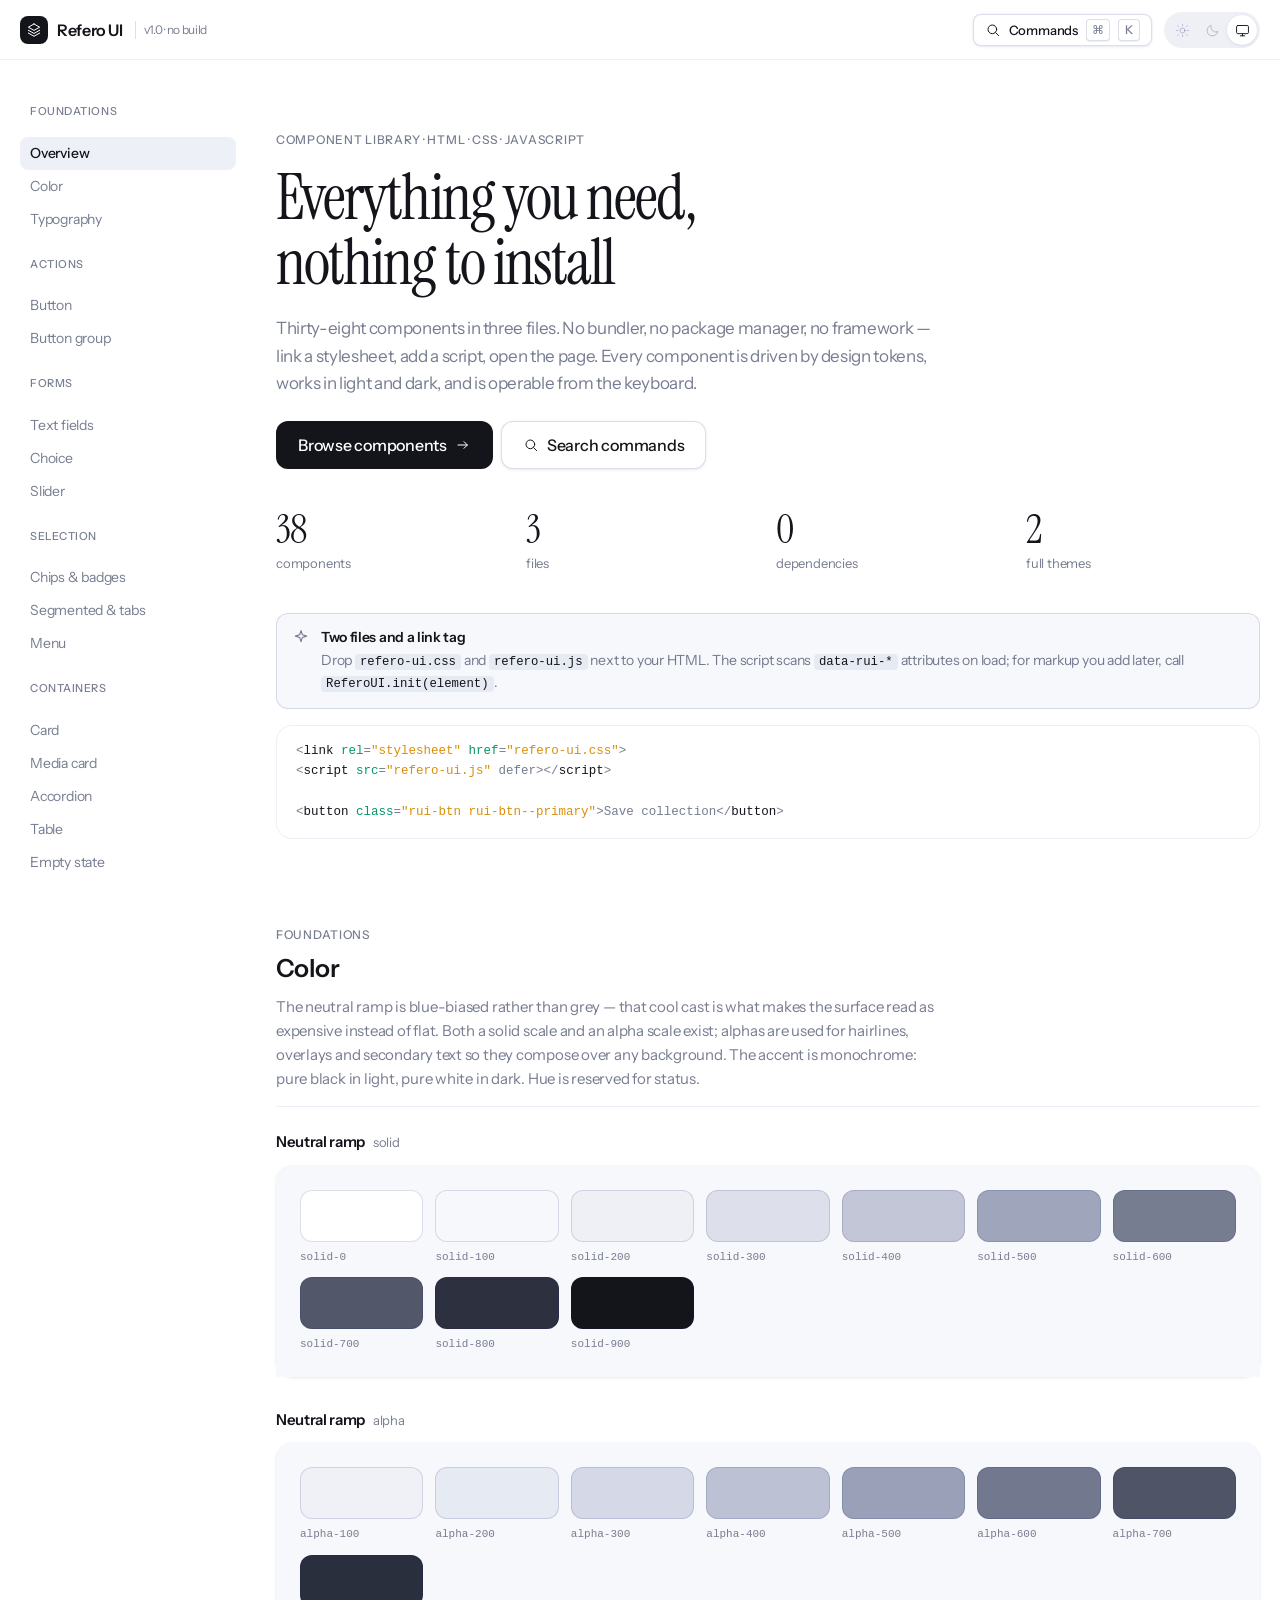
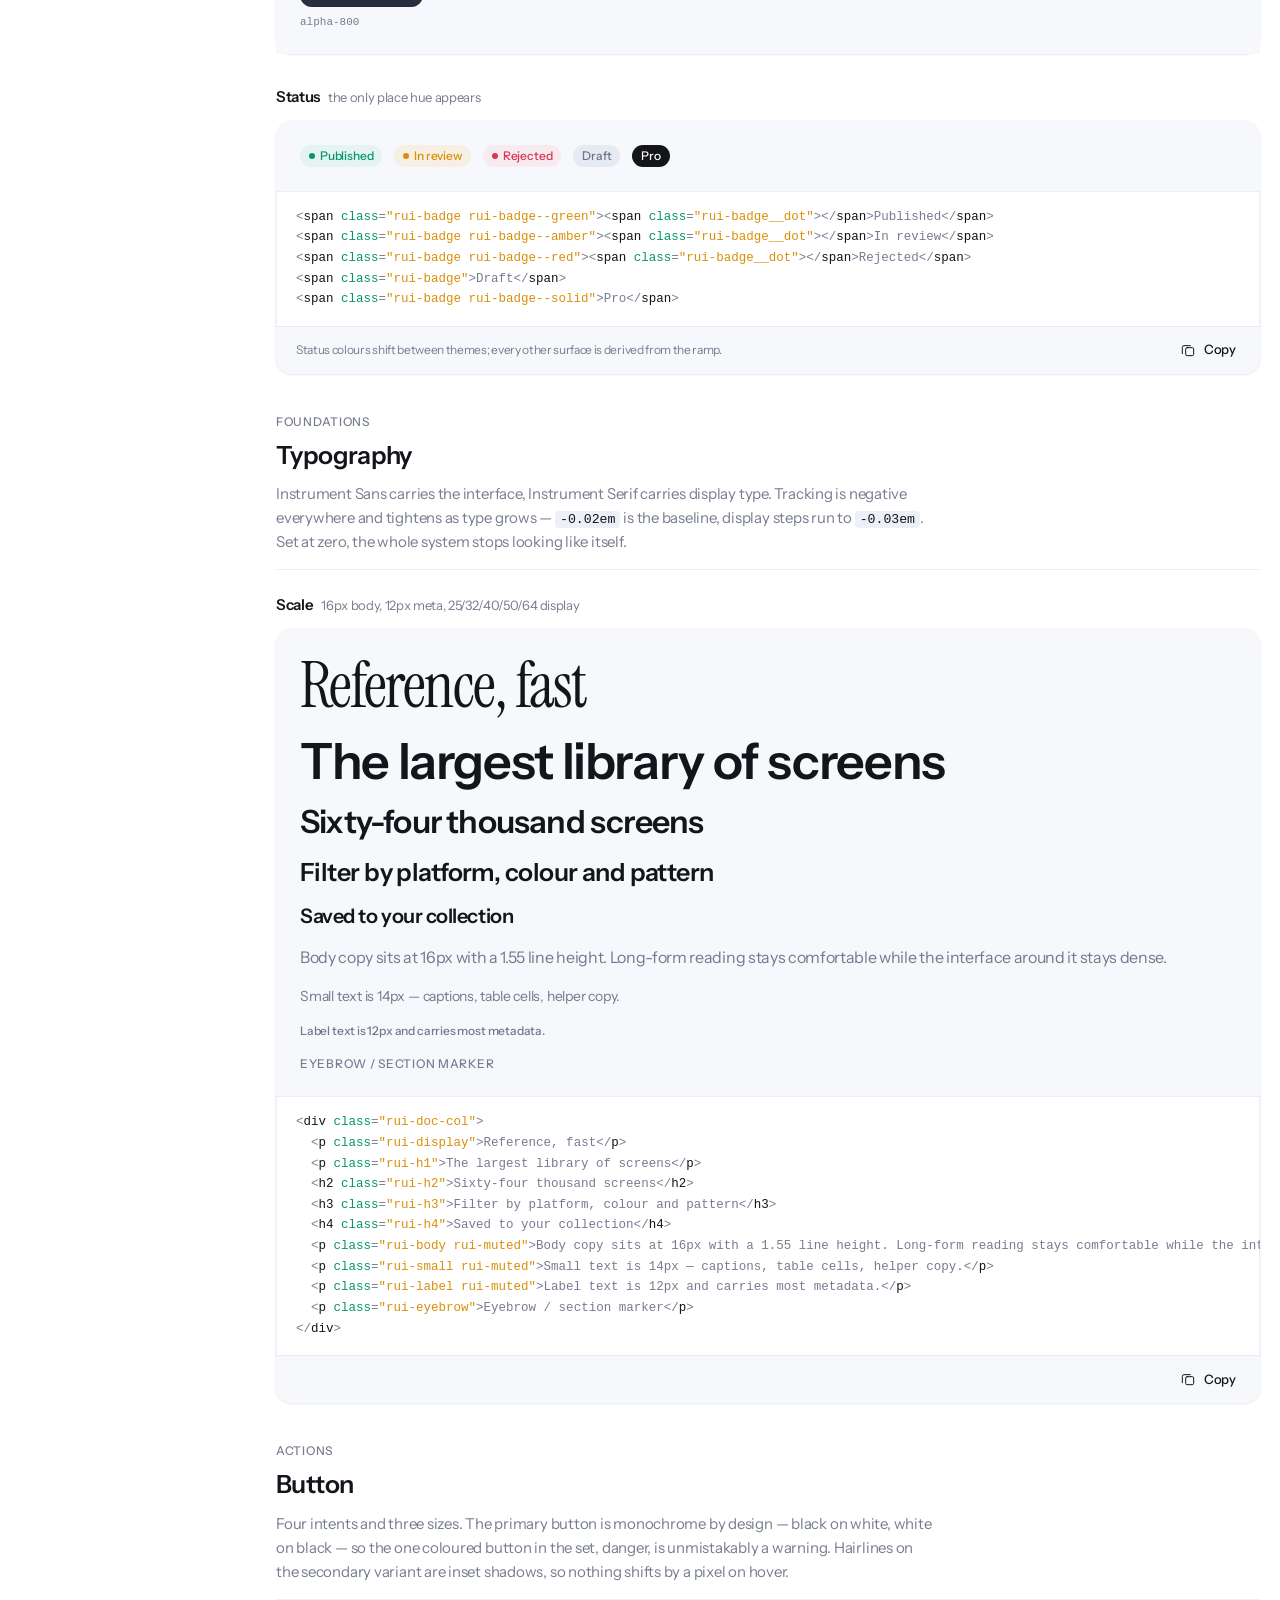
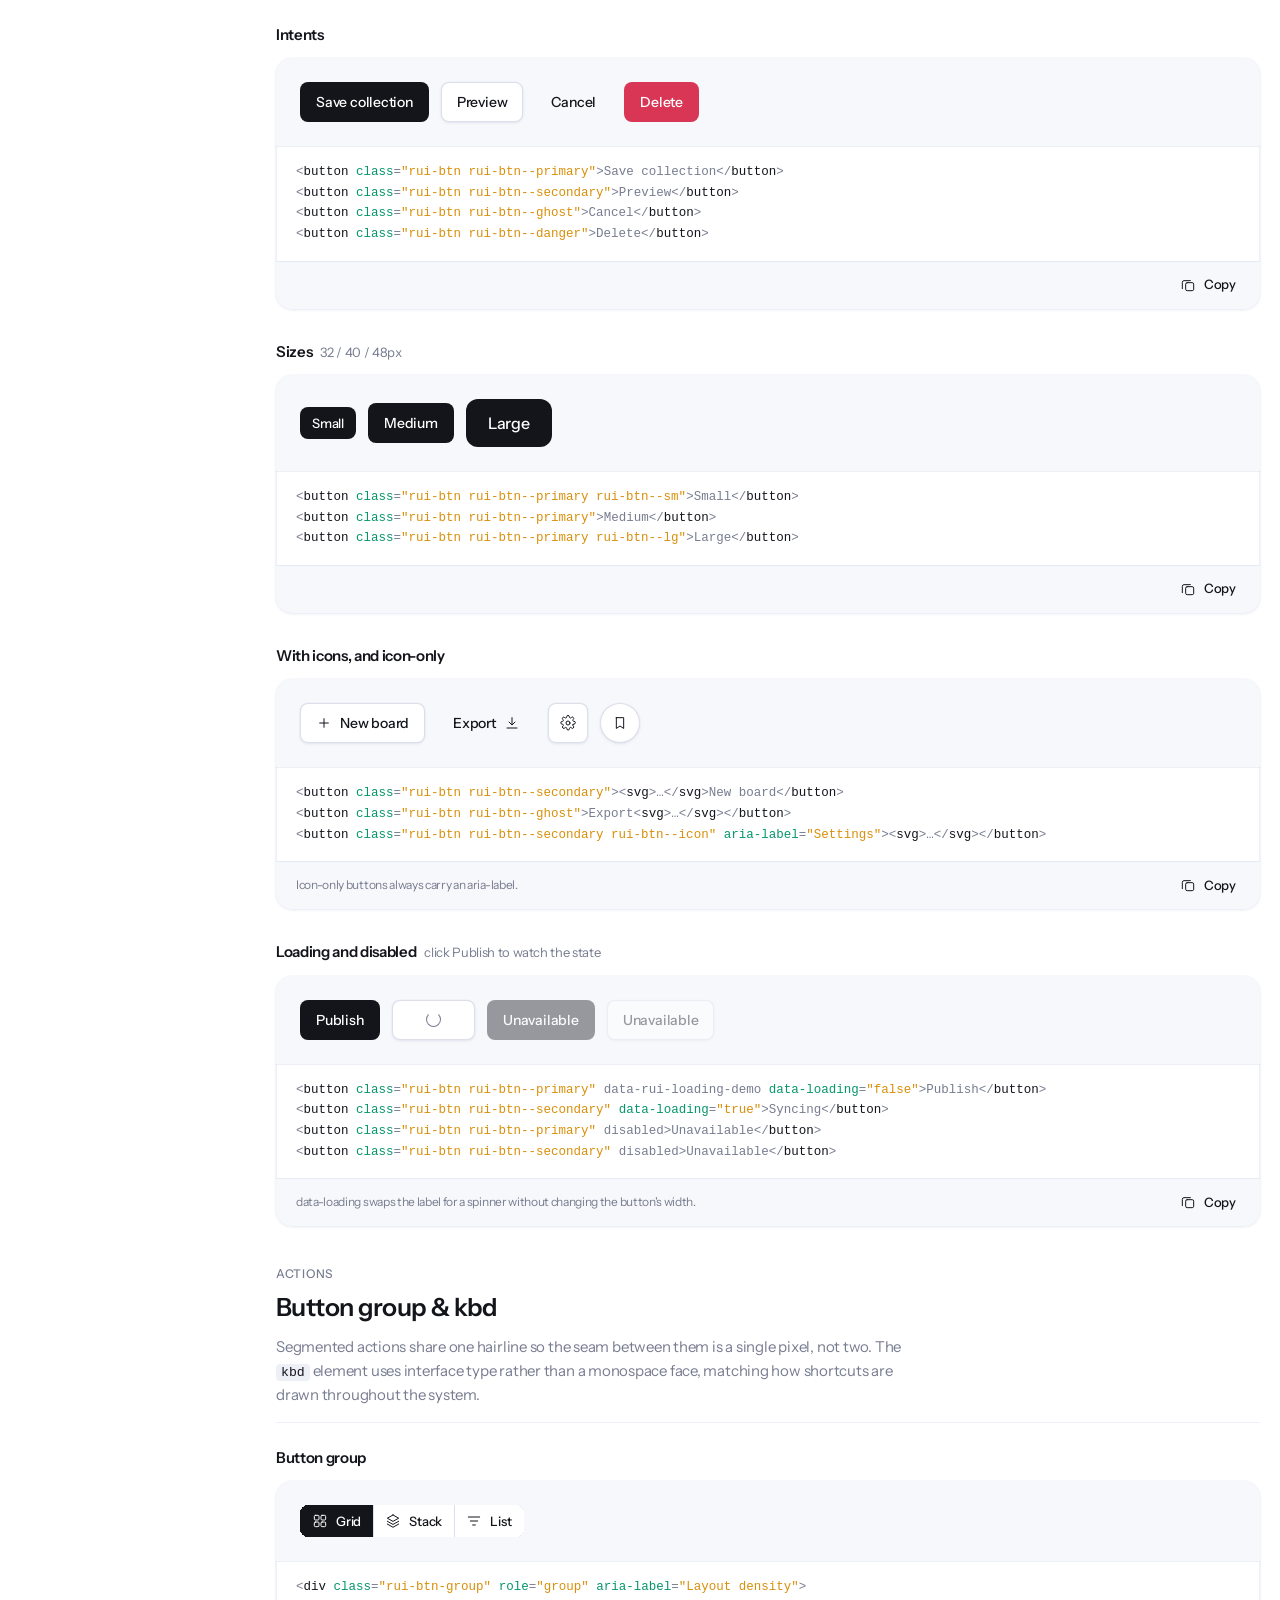
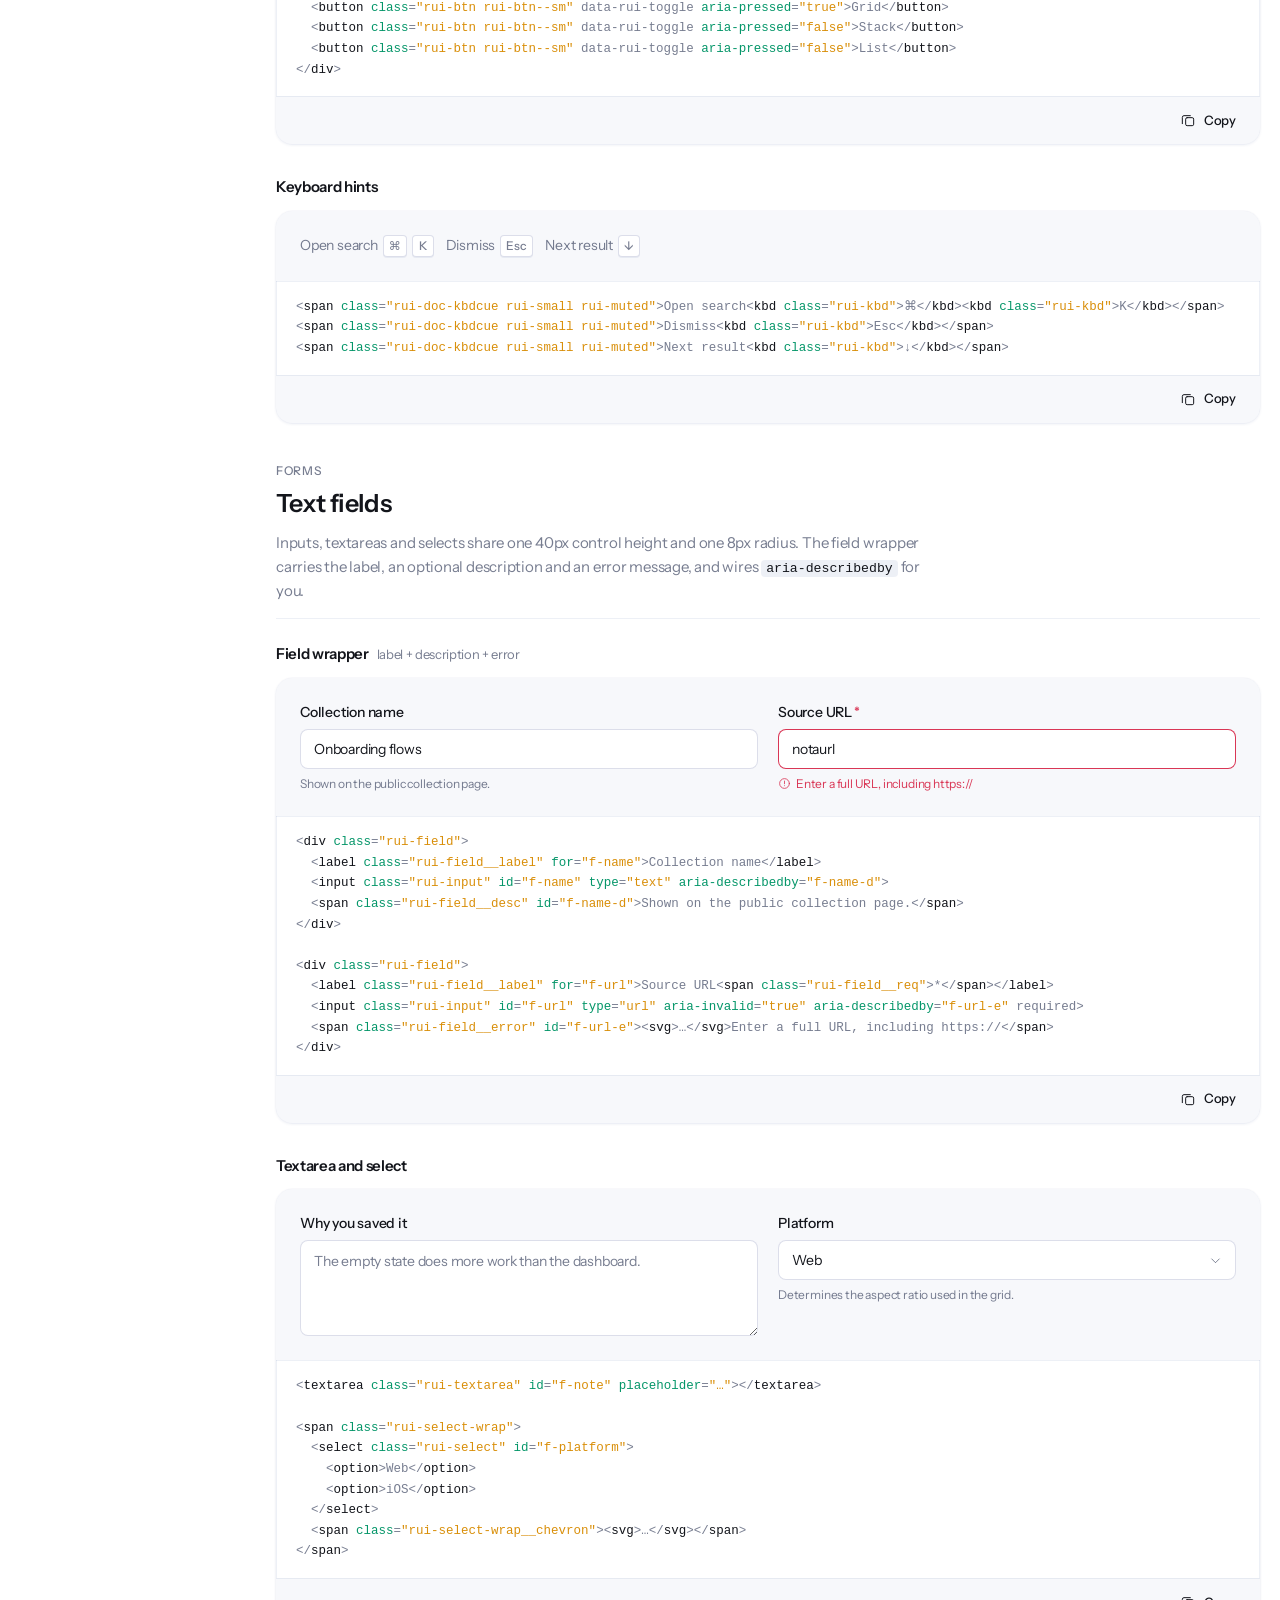
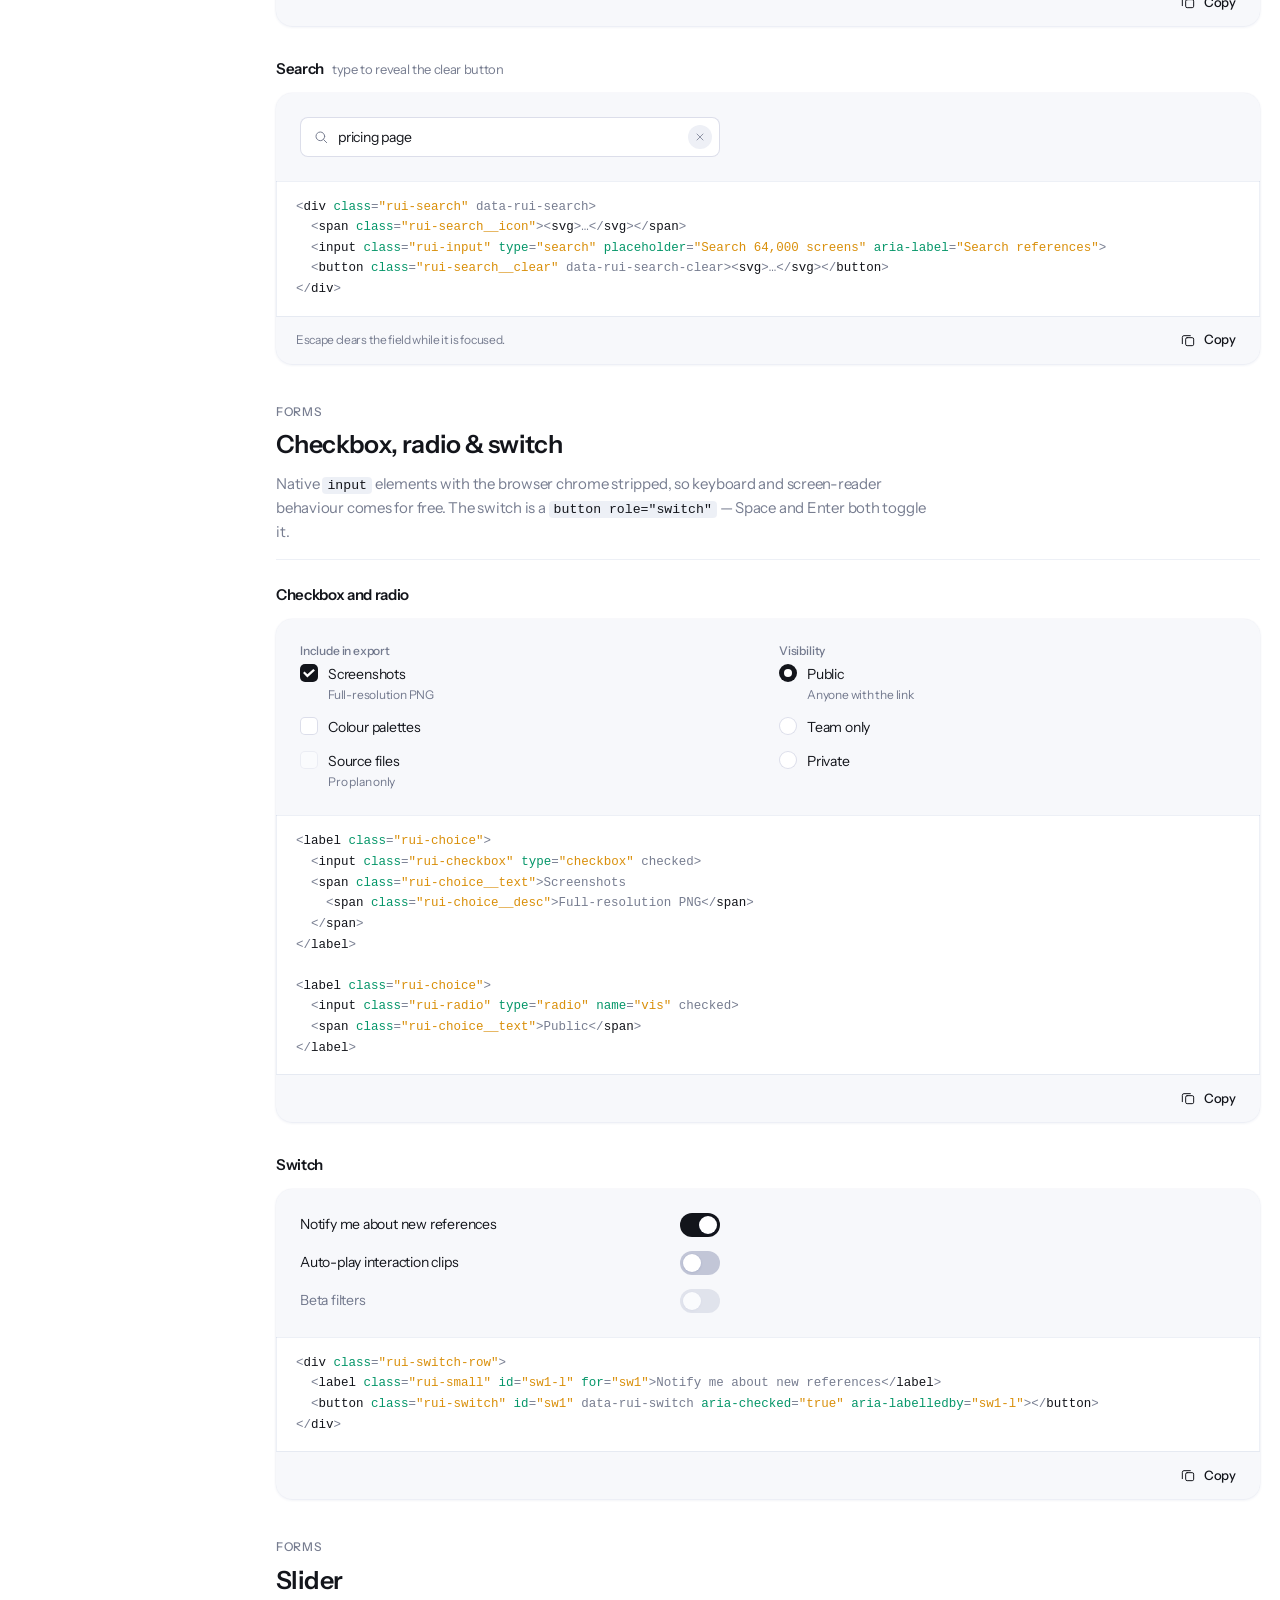
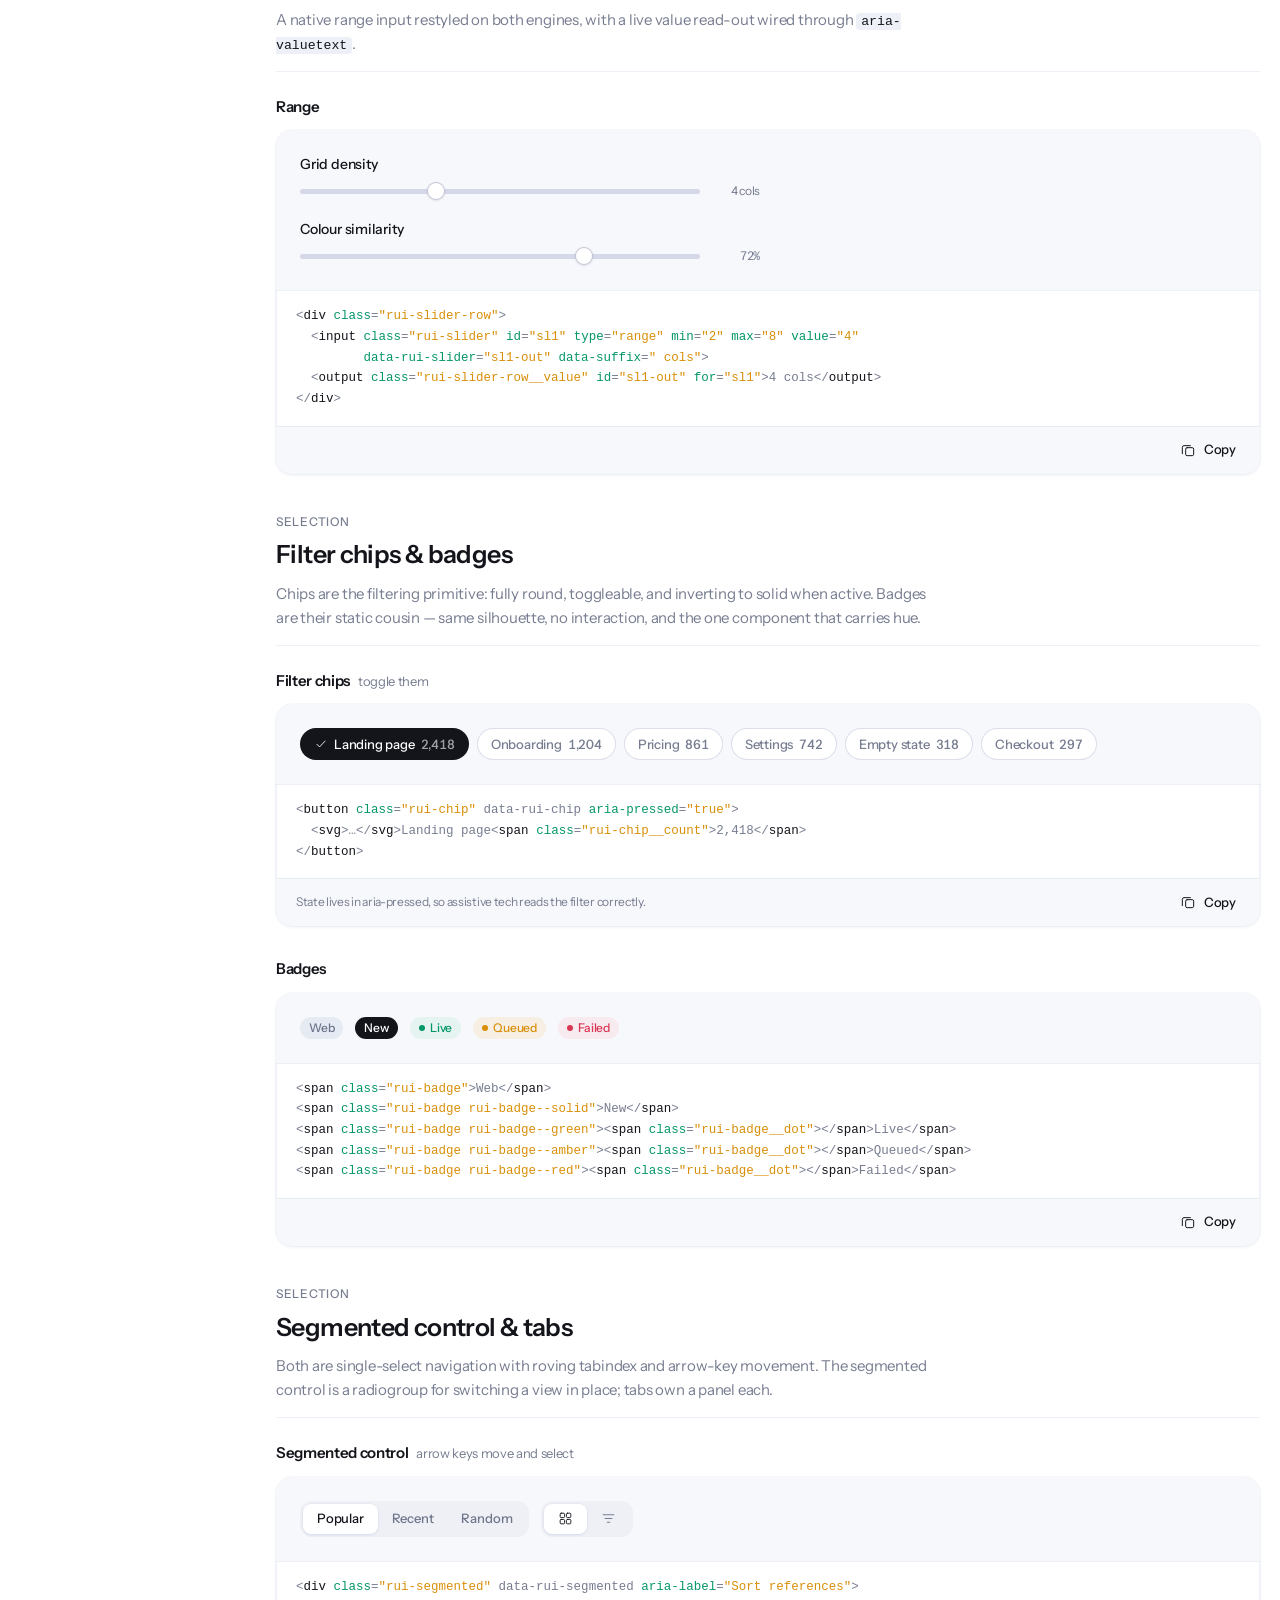
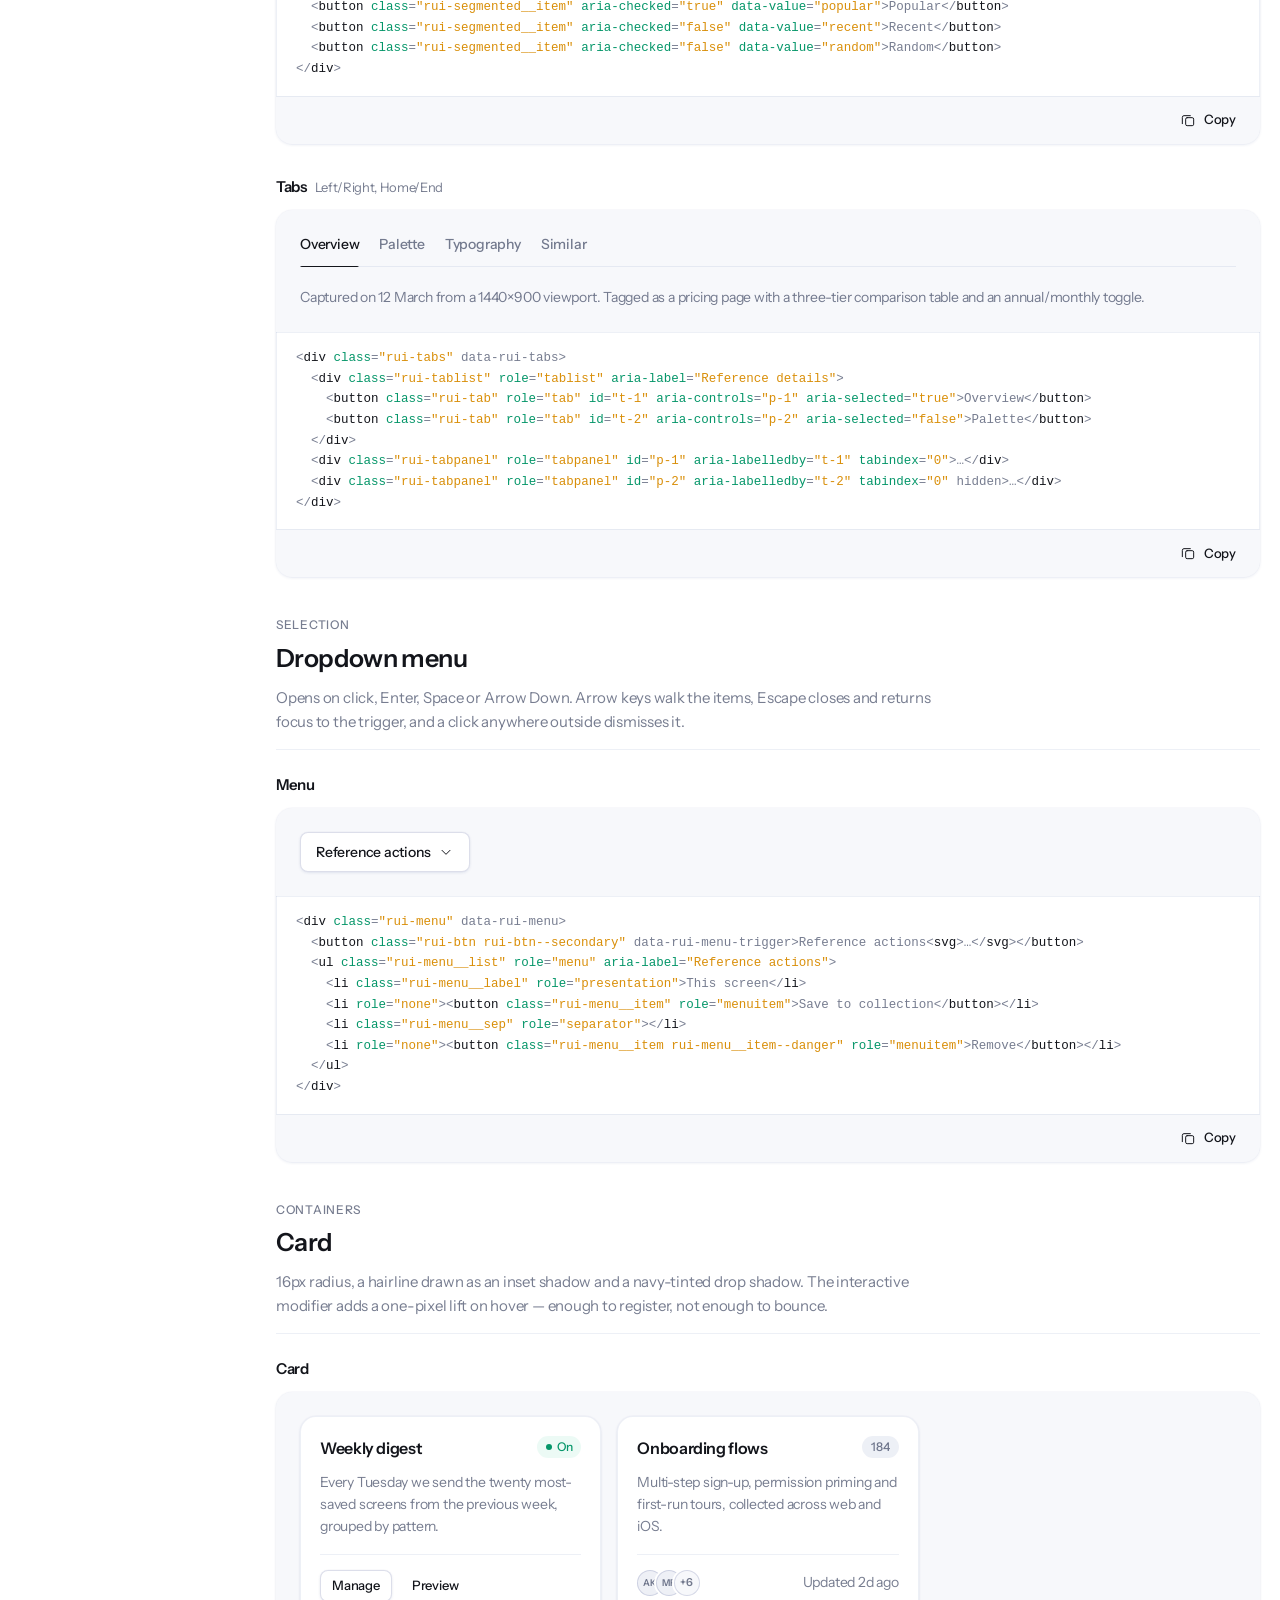
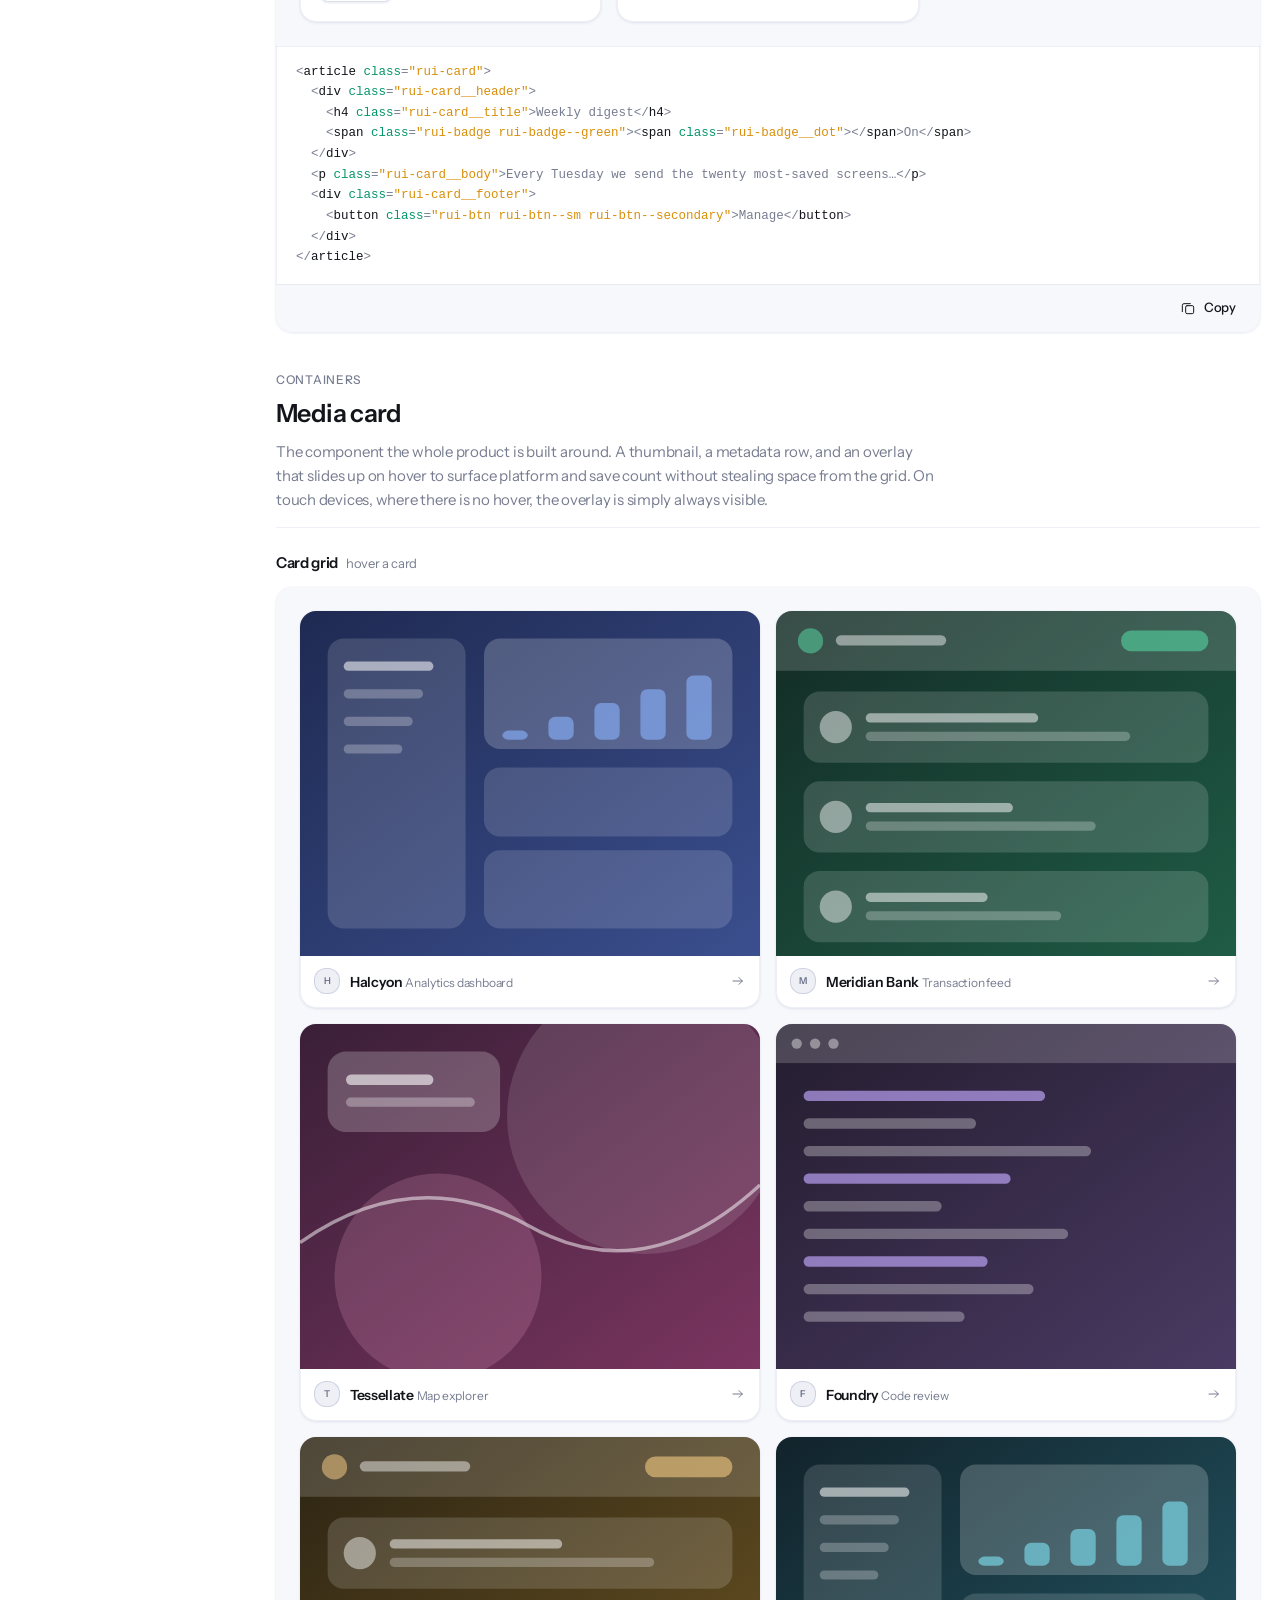
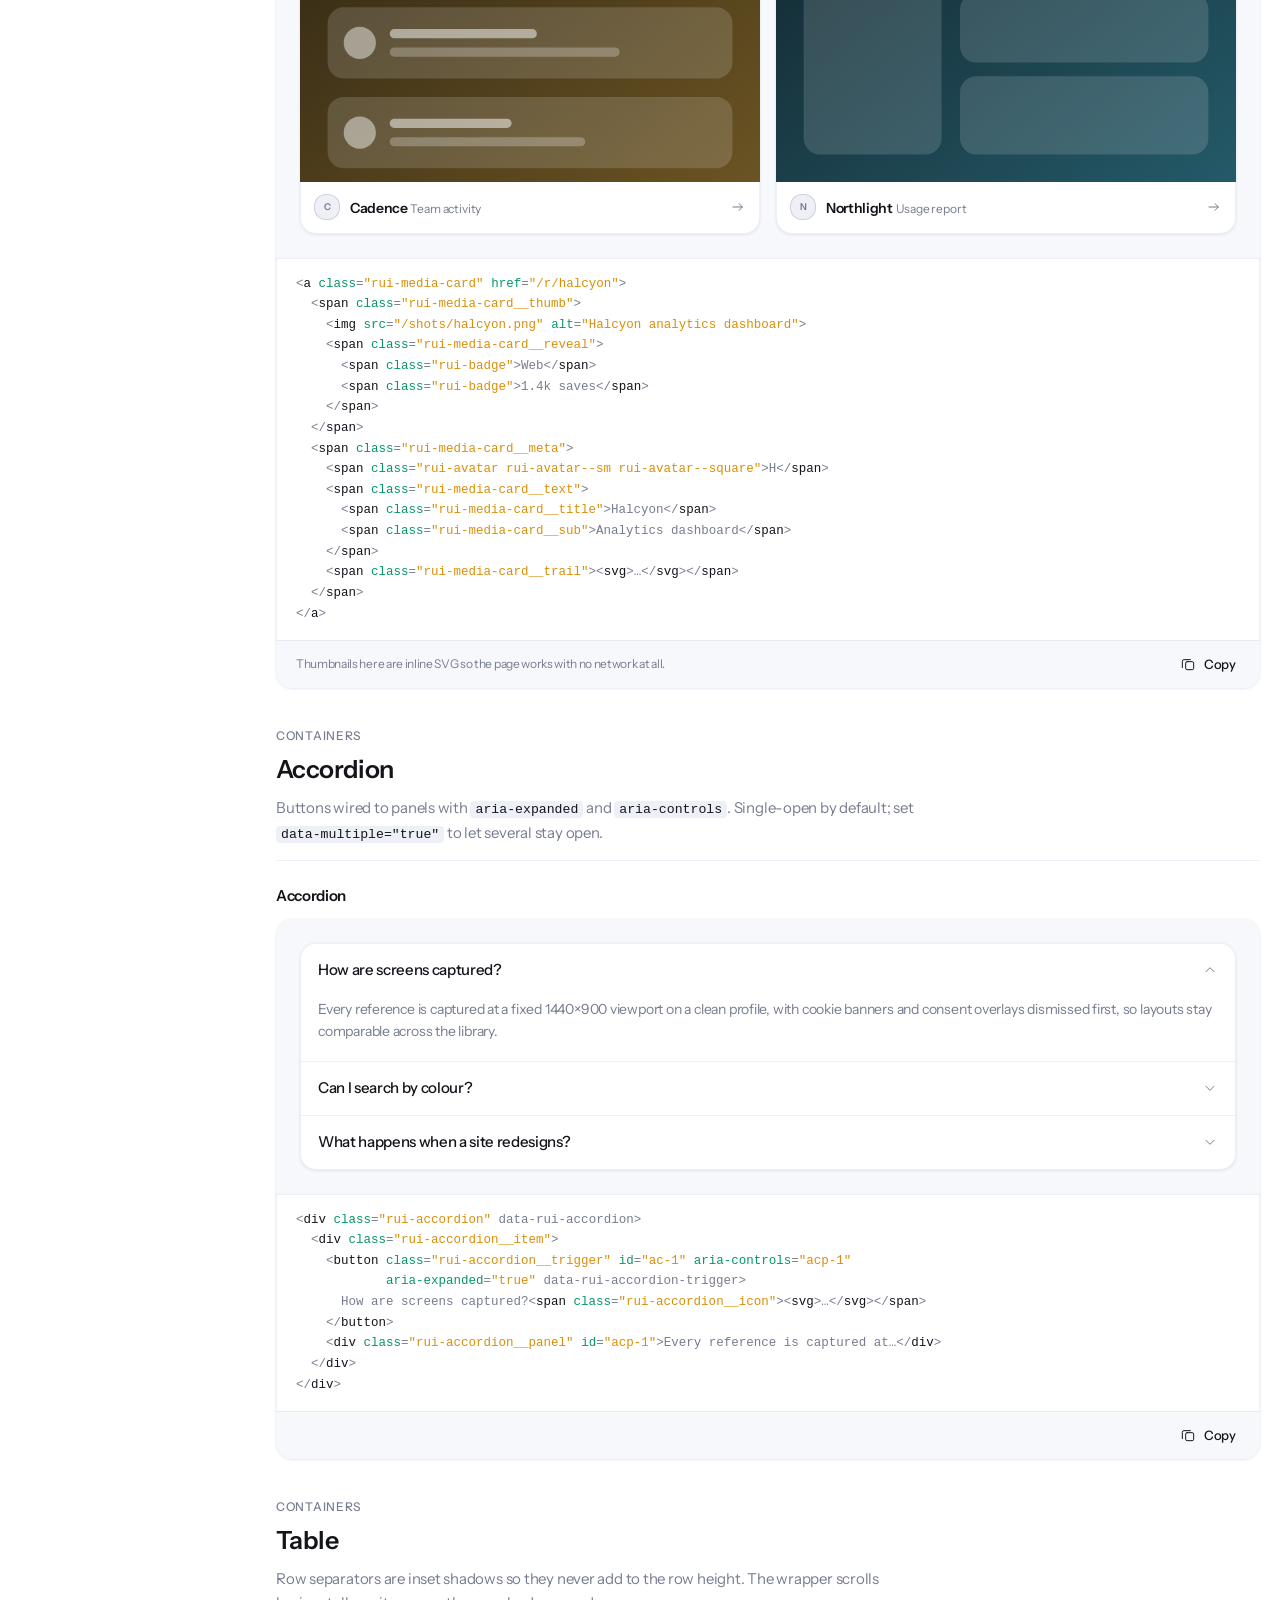
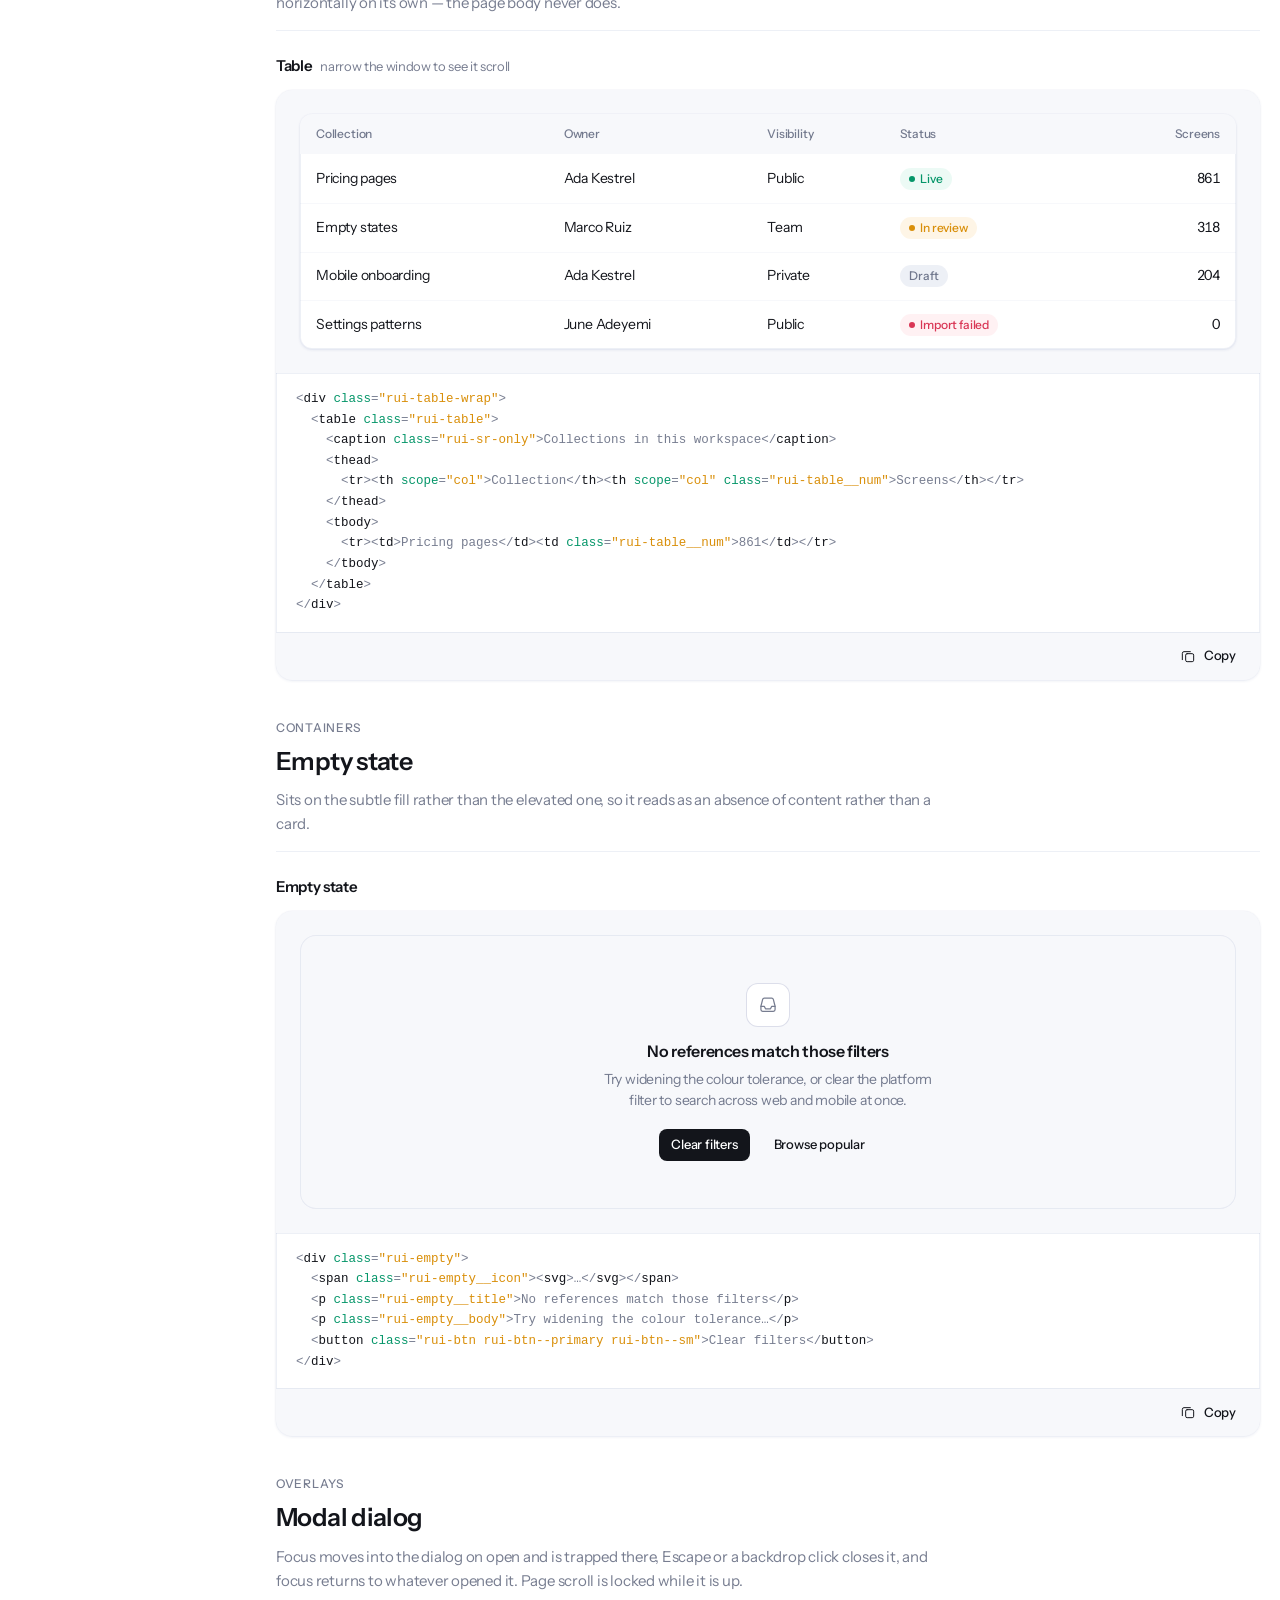
<file: refero-ui/index.html>
<!doctype html>
<html lang="en">
<head>
<meta charset="utf-8">
<meta name="viewport" content="width=device-width, initial-scale=1">
<title>Refero UI — component library</title>
<meta name="description" content="A no-build HTML, CSS and JavaScript component library: 38 accessible components, two fully designed themes, three files, zero dependencies.">
<link rel="preconnect" href="https://fonts.googleapis.com">
<link rel="preconnect" href="https://fonts.gstatic.com" crossorigin>
<link href="https://fonts.googleapis.com/css2?family=Instrument+Sans:ital,wght@0,400..700;1,400..700&amp;family=Instrument+Serif:ital@0;1&amp;display=swap" rel="stylesheet">
<link rel="stylesheet" href="refero-ui.css">
<script src="refero-ui.js" defer></script>
</head>
<body>

<a class="rui-doc-skip" href="#main">Skip to content</a>

<header class="rui-doc-bar">
  <div class="rui-doc-bar__inner">
    <a class="rui-doc-brand" href="#overview">
      <span class="rui-doc-brand__mark"><svg viewBox="0 0 24 24" fill="none" stroke="currentColor" stroke-width="1.5" stroke-linecap="round" stroke-linejoin="round" aria-hidden="true"><path d="m12 3 8.5 4.8L12 12.6 3.5 7.8 12 3Z"/><path d="m3.5 12.4 8.5 4.8 8.5-4.8"/><path d="m3.5 16.6 8.5 4.8 8.5-4.8"/></svg></span>
      <span class="rui-doc-brand__name">Refero UI</span>
      <span class="rui-doc-brand__tag">v1.0 · no build</span>
    </a>
    <button class="rui-btn rui-btn--secondary rui-btn--sm rui-doc-cmd" data-rui-palette-open aria-label="Search commands"><svg viewBox="0 0 24 24" fill="none" stroke="currentColor" stroke-width="1.5" stroke-linecap="round" stroke-linejoin="round" aria-hidden="true"><circle cx="11" cy="11" r="6.5"/><path d="m16 16 4.5 4.5"/></svg><span class="rui-doc-cmd__label">Commands</span><kbd class="rui-kbd">⌘</kbd><kbd class="rui-kbd">K</kbd></button>
    <div class="rui-theme-toggle" data-rui-theme-toggle aria-label="Colour theme">
      <button class="rui-theme-toggle__opt" data-theme-value="light" aria-label="Light theme"><svg viewBox="0 0 24 24" fill="none" stroke="currentColor" stroke-width="1.5" stroke-linecap="round" stroke-linejoin="round" aria-hidden="true"><circle cx="12" cy="12" r="4"/><path d="M12 2.5v2M12 19.5v2M4.2 4.2l1.4 1.4M18.4 18.4l1.4 1.4M2.5 12h2M19.5 12h2M4.2 19.8l1.4-1.4M18.4 5.6l1.4-1.4"/></svg></button>
      <button class="rui-theme-toggle__opt" data-theme-value="dark" aria-label="Dark theme"><svg viewBox="0 0 24 24" fill="none" stroke="currentColor" stroke-width="1.5" stroke-linecap="round" stroke-linejoin="round" aria-hidden="true"><path d="M20 14.2A8.2 8.2 0 0 1 9.8 4 8.4 8.4 0 1 0 20 14.2Z"/></svg></button>
      <button class="rui-theme-toggle__opt" data-theme-value="system" aria-label="Match system theme"><svg viewBox="0 0 24 24" fill="none" stroke="currentColor" stroke-width="1.5" stroke-linecap="round" stroke-linejoin="round" aria-hidden="true"><rect x="2.5" y="4" width="19" height="13" rx="2"/><path d="M8.5 20.5h7M12 17v3.5"/></svg></button>
    </div>
  </div>
</header>

<div class="rui-doc-shell">
  <nav class="rui-doc-side" data-rui-scrollspy aria-label="Components">
      <div class="rui-doc-side__group">
        <p class="rui-doc-side__title">Foundations</p>
        <a class="rui-doc-side__link" href="#overview">Overview</a>
        <a class="rui-doc-side__link" href="#color">Color</a>
        <a class="rui-doc-side__link" href="#typography">Typography</a>
      </div>
      <div class="rui-doc-side__group">
        <p class="rui-doc-side__title">Actions</p>
        <a class="rui-doc-side__link" href="#buttons">Button</a>
        <a class="rui-doc-side__link" href="#button-group">Button group</a>
      </div>
      <div class="rui-doc-side__group">
        <p class="rui-doc-side__title">Forms</p>
        <a class="rui-doc-side__link" href="#text-fields">Text fields</a>
        <a class="rui-doc-side__link" href="#choice">Choice</a>
        <a class="rui-doc-side__link" href="#slider">Slider</a>
      </div>
      <div class="rui-doc-side__group">
        <p class="rui-doc-side__title">Selection</p>
        <a class="rui-doc-side__link" href="#chips">Chips &amp; badges</a>
        <a class="rui-doc-side__link" href="#segmented">Segmented &amp; tabs</a>
        <a class="rui-doc-side__link" href="#menu">Menu</a>
      </div>
      <div class="rui-doc-side__group">
        <p class="rui-doc-side__title">Containers</p>
        <a class="rui-doc-side__link" href="#cards">Card</a>
        <a class="rui-doc-side__link" href="#media-cards">Media card</a>
        <a class="rui-doc-side__link" href="#accordion">Accordion</a>
        <a class="rui-doc-side__link" href="#table">Table</a>
        <a class="rui-doc-side__link" href="#empty">Empty state</a>
      </div>
      <div class="rui-doc-side__group">
        <p class="rui-doc-side__title">Overlays</p>
        <a class="rui-doc-side__link" href="#modal">Modal</a>
        <a class="rui-doc-side__link" href="#popover">Popover &amp; tooltip</a>
        <a class="rui-doc-side__link" href="#toast">Toast</a>
        <a class="rui-doc-side__link" href="#palette">Command palette</a>
      </div>
      <div class="rui-doc-side__group">
        <p class="rui-doc-side__title">Feedback</p>
        <a class="rui-doc-side__link" href="#avatars">Avatar</a>
        <a class="rui-doc-side__link" href="#loading">Loading</a>
        <a class="rui-doc-side__link" href="#alerts">Alert</a>
        <a class="rui-doc-side__link" href="#navigation">Navigation</a>
      </div>
  </nav>

  <main class="rui-doc-main" id="main">
    <section class="rui-doc-hero" id="overview" aria-labelledby="overview-h">
      <p class="rui-eyebrow">Component library · HTML · CSS · JavaScript</p>
      <h1 class="rui-display rui-doc-hero__title" id="overview-h">Everything you need, nothing to install</h1>
      <p class="rui-doc-hero__lede">Thirty-eight components in three files. No bundler, no package manager, no framework — link a stylesheet, add a script, open the page. Every component is driven by design tokens, works in light and dark, and is operable from the keyboard.</p>
      <div class="rui-doc-hero__actions">
        <a class="rui-btn rui-btn--primary rui-btn--lg" href="#buttons">Browse components<svg viewBox="0 0 24 24" fill="none" stroke="currentColor" stroke-width="1.5" stroke-linecap="round" stroke-linejoin="round" aria-hidden="true"><path d="M4.5 12h14M13.5 7l5 5-5 5"/></svg></a>
        <button class="rui-btn rui-btn--secondary rui-btn--lg" data-rui-palette-open><svg viewBox="0 0 24 24" fill="none" stroke="currentColor" stroke-width="1.5" stroke-linecap="round" stroke-linejoin="round" aria-hidden="true"><circle cx="11" cy="11" r="6.5"/><path d="m16 16 4.5 4.5"/></svg>Search commands</button>
      </div>

      <div class="rui-doc-stats">
        <div class="rui-doc-stat"><div class="rui-doc-stat__n">38</div><div class="rui-doc-stat__l">components</div></div>
        <div class="rui-doc-stat"><div class="rui-doc-stat__n">3</div><div class="rui-doc-stat__l">files</div></div>
        <div class="rui-doc-stat"><div class="rui-doc-stat__n">0</div><div class="rui-doc-stat__l">dependencies</div></div>
        <div class="rui-doc-stat"><div class="rui-doc-stat__n">2</div><div class="rui-doc-stat__l">full themes</div></div>
      </div>

      <div class="rui-alert" style="margin-top:40px">
        <span class="rui-alert__icon"><svg viewBox="0 0 24 24" fill="none" stroke="currentColor" stroke-width="1.5" stroke-linecap="round" stroke-linejoin="round" aria-hidden="true"><path d="M12 3.5 13.8 9 19.5 10.8 13.8 12.6 12 18.2 10.2 12.6 4.5 10.8 10.2 9 12 3.5Z"/></svg></span>
        <div class="rui-alert__text">
          <p class="rui-alert__title">Two files and a link tag</p>
          <p class="rui-alert__body">Drop <code>refero-ui.css</code> and <code>refero-ui.js</code> next to your HTML. The script scans <code>data-rui-*</code> attributes on load; for markup you add later, call <code>ReferoUI.init(element)</code>.</p>
        </div>
      </div>

      <pre class="rui-doc-code" id="rui-code-install" tabindex="0" style="margin-top:16px;border-radius:16px;box-shadow:inset 0 0 0 1px var(--rui-gray-alpha-200)"><code>&lt;<span class="rui-doc-code__tag">link</span> <span class="rui-doc-code__attr">rel</span>=<span class="rui-doc-code__val">"stylesheet"</span> <span class="rui-doc-code__attr">href</span>=<span class="rui-doc-code__val">"refero-ui.css"</span>&gt;
&lt;<span class="rui-doc-code__tag">script</span> <span class="rui-doc-code__attr">src</span>=<span class="rui-doc-code__val">"refero-ui.js"</span> defer&gt;&lt;/<span class="rui-doc-code__tag">script</span>&gt;

&lt;<span class="rui-doc-code__tag">button</span> <span class="rui-doc-code__attr">class</span>=<span class="rui-doc-code__val">"rui-btn rui-btn--primary"</span>&gt;Save collection&lt;/<span class="rui-doc-code__tag">button</span>&gt;</code></pre>
    </section>

<section class="rui-doc-section" id="color" aria-labelledby="color-h">
  <div class="rui-doc-section__head">
    <p class="rui-eyebrow">Foundations</p>
    <h2 class="rui-doc-section__title" id="color-h">Color</h2>
    <p class="rui-doc-section__lede">The neutral ramp is blue-biased rather than grey &mdash; that cool cast is what makes the surface read as expensive instead of flat. Both a solid scale and an alpha scale exist; alphas are used for hairlines, overlays and secondary text so they compose over any background. The accent is monochrome: pure black in light, pure white in dark. Hue is reserved for status.</p>
  </div>
<div class="rui-doc-block">
<h3 class="rui-doc-block__title">Neutral ramp <span class="rui-doc-block__note">solid</span></h3>
<div class="rui-doc-example"><div class="rui-doc-demo rui-doc-demo--plain"><div class="rui-doc-swatches"><div class="rui-doc-swatch"><div class="rui-doc-swatch__chip" style="background:var(--rui-gray-solid-0)"></div><div class="rui-doc-swatch__name">solid-0</div></div><div class="rui-doc-swatch"><div class="rui-doc-swatch__chip" style="background:var(--rui-gray-solid-100)"></div><div class="rui-doc-swatch__name">solid-100</div></div><div class="rui-doc-swatch"><div class="rui-doc-swatch__chip" style="background:var(--rui-gray-solid-200)"></div><div class="rui-doc-swatch__name">solid-200</div></div><div class="rui-doc-swatch"><div class="rui-doc-swatch__chip" style="background:var(--rui-gray-solid-300)"></div><div class="rui-doc-swatch__name">solid-300</div></div><div class="rui-doc-swatch"><div class="rui-doc-swatch__chip" style="background:var(--rui-gray-solid-400)"></div><div class="rui-doc-swatch__name">solid-400</div></div><div class="rui-doc-swatch"><div class="rui-doc-swatch__chip" style="background:var(--rui-gray-solid-500)"></div><div class="rui-doc-swatch__name">solid-500</div></div><div class="rui-doc-swatch"><div class="rui-doc-swatch__chip" style="background:var(--rui-gray-solid-600)"></div><div class="rui-doc-swatch__name">solid-600</div></div><div class="rui-doc-swatch"><div class="rui-doc-swatch__chip" style="background:var(--rui-gray-solid-700)"></div><div class="rui-doc-swatch__name">solid-700</div></div><div class="rui-doc-swatch"><div class="rui-doc-swatch__chip" style="background:var(--rui-gray-solid-800)"></div><div class="rui-doc-swatch__name">solid-800</div></div><div class="rui-doc-swatch"><div class="rui-doc-swatch__chip" style="background:var(--rui-gray-solid-900)"></div><div class="rui-doc-swatch__name">solid-900</div></div></div></div></div>
</div>
<div class="rui-doc-block">
<h3 class="rui-doc-block__title">Neutral ramp <span class="rui-doc-block__note">alpha</span></h3>
<div class="rui-doc-example"><div class="rui-doc-demo rui-doc-demo--plain"><div class="rui-doc-swatches"><div class="rui-doc-swatch"><div class="rui-doc-swatch__chip" style="background:var(--rui-gray-alpha-100)"></div><div class="rui-doc-swatch__name">alpha-100</div></div><div class="rui-doc-swatch"><div class="rui-doc-swatch__chip" style="background:var(--rui-gray-alpha-200)"></div><div class="rui-doc-swatch__name">alpha-200</div></div><div class="rui-doc-swatch"><div class="rui-doc-swatch__chip" style="background:var(--rui-gray-alpha-300)"></div><div class="rui-doc-swatch__name">alpha-300</div></div><div class="rui-doc-swatch"><div class="rui-doc-swatch__chip" style="background:var(--rui-gray-alpha-400)"></div><div class="rui-doc-swatch__name">alpha-400</div></div><div class="rui-doc-swatch"><div class="rui-doc-swatch__chip" style="background:var(--rui-gray-alpha-500)"></div><div class="rui-doc-swatch__name">alpha-500</div></div><div class="rui-doc-swatch"><div class="rui-doc-swatch__chip" style="background:var(--rui-gray-alpha-600)"></div><div class="rui-doc-swatch__name">alpha-600</div></div><div class="rui-doc-swatch"><div class="rui-doc-swatch__chip" style="background:var(--rui-gray-alpha-700)"></div><div class="rui-doc-swatch__name">alpha-700</div></div><div class="rui-doc-swatch"><div class="rui-doc-swatch__chip" style="background:var(--rui-gray-alpha-800)"></div><div class="rui-doc-swatch__name">alpha-800</div></div></div></div></div>
</div>
<div class="rui-doc-block">
<h3 class="rui-doc-block__title">Status <span class="rui-doc-block__note">the only place hue appears</span></h3>
<div class="rui-doc-example">
  <div class="rui-doc-demo ">
    <span class="rui-badge rui-badge--green"><span class="rui-badge__dot"></span>Published</span>
    <span class="rui-badge rui-badge--amber"><span class="rui-badge__dot"></span>In review</span>
    <span class="rui-badge rui-badge--red"><span class="rui-badge__dot"></span>Rejected</span>
    <span class="rui-badge">Draft</span>
    <span class="rui-badge rui-badge--solid">Pro</span>
  </div>
  <pre class="rui-doc-code" id="rui-code-1" tabindex="0"><code>&lt;<span class="rui-doc-code__tag">span</span> <span class="rui-doc-code__attr">class</span>=<span class="rui-doc-code__val">"rui-badge rui-badge--green"</span>&gt;&lt;<span class="rui-doc-code__tag">span</span> <span class="rui-doc-code__attr">class</span>=<span class="rui-doc-code__val">"rui-badge__dot"</span>&gt;&lt;/<span class="rui-doc-code__tag">span</span>&gt;Published&lt;/<span class="rui-doc-code__tag">span</span>&gt;
&lt;<span class="rui-doc-code__tag">span</span> <span class="rui-doc-code__attr">class</span>=<span class="rui-doc-code__val">"rui-badge rui-badge--amber"</span>&gt;&lt;<span class="rui-doc-code__tag">span</span> <span class="rui-doc-code__attr">class</span>=<span class="rui-doc-code__val">"rui-badge__dot"</span>&gt;&lt;/<span class="rui-doc-code__tag">span</span>&gt;In review&lt;/<span class="rui-doc-code__tag">span</span>&gt;
&lt;<span class="rui-doc-code__tag">span</span> <span class="rui-doc-code__attr">class</span>=<span class="rui-doc-code__val">"rui-badge rui-badge--red"</span>&gt;&lt;<span class="rui-doc-code__tag">span</span> <span class="rui-doc-code__attr">class</span>=<span class="rui-doc-code__val">"rui-badge__dot"</span>&gt;&lt;/<span class="rui-doc-code__tag">span</span>&gt;Rejected&lt;/<span class="rui-doc-code__tag">span</span>&gt;
&lt;<span class="rui-doc-code__tag">span</span> <span class="rui-doc-code__attr">class</span>=<span class="rui-doc-code__val">"rui-badge"</span>&gt;Draft&lt;/<span class="rui-doc-code__tag">span</span>&gt;
&lt;<span class="rui-doc-code__tag">span</span> <span class="rui-doc-code__attr">class</span>=<span class="rui-doc-code__val">"rui-badge rui-badge--solid"</span>&gt;Pro&lt;/<span class="rui-doc-code__tag">span</span>&gt;</code></pre>
  <div class="rui-doc-example__foot"><span>Status colours shift between themes; every other surface is derived from the ramp.</span><button class="rui-btn rui-btn--sm rui-btn--ghost" data-rui-copy="rui-code-1"><svg viewBox="0 0 24 24" fill="none" stroke="currentColor" stroke-width="1.5" stroke-linecap="round" stroke-linejoin="round" aria-hidden="true"><rect x="8.5" y="8.5" width="12" height="12" rx="2.2"/><path d="M15.5 5.5H6a2.5 2.5 0 0 0-2.5 2.5v9.5"/></svg> Copy</button></div>
</div>
</div>
</section>

<section class="rui-doc-section" id="typography" aria-labelledby="typography-h">
  <div class="rui-doc-section__head">
    <p class="rui-eyebrow">Foundations</p>
    <h2 class="rui-doc-section__title" id="typography-h">Typography</h2>
    <p class="rui-doc-section__lede">Instrument Sans carries the interface, Instrument Serif carries display type. Tracking is negative everywhere and tightens as type grows &mdash; <code>-0.02em</code> is the baseline, display steps run to <code>-0.03em</code>. Set at zero, the whole system stops looking like itself.</p>
  </div>
<div class="rui-doc-block">
<h3 class="rui-doc-block__title">Scale <span class="rui-doc-block__note">16px body, 12px meta, 25/32/40/50/64 display</span></h3>
<div class="rui-doc-example">
  <div class="rui-doc-demo rui-doc-demo--plain">
    <div class="rui-doc-col">
      <p class="rui-display">Reference, fast</p>
      <p class="rui-h1">The largest library of screens</p>
      <h2 class="rui-h2">Sixty-four thousand screens</h2>
      <h3 class="rui-h3">Filter by platform, colour and pattern</h3>
      <h4 class="rui-h4">Saved to your collection</h4>
      <p class="rui-body rui-muted">Body copy sits at 16px with a 1.55 line height. Long-form reading stays comfortable while the interface around it stays dense.</p>
      <p class="rui-small rui-muted">Small text is 14px — captions, table cells, helper copy.</p>
      <p class="rui-label rui-muted">Label text is 12px and carries most metadata.</p>
      <p class="rui-eyebrow">Eyebrow / section marker</p>
    </div>
  </div>
  <pre class="rui-doc-code" id="rui-code-2" tabindex="0"><code>&lt;<span class="rui-doc-code__tag">div</span> <span class="rui-doc-code__attr">class</span>=<span class="rui-doc-code__val">"rui-doc-col"</span>&gt;
  &lt;<span class="rui-doc-code__tag">p</span> <span class="rui-doc-code__attr">class</span>=<span class="rui-doc-code__val">"rui-display"</span>&gt;Reference, fast&lt;/<span class="rui-doc-code__tag">p</span>&gt;
  &lt;<span class="rui-doc-code__tag">p</span> <span class="rui-doc-code__attr">class</span>=<span class="rui-doc-code__val">"rui-h1"</span>&gt;The largest library of screens&lt;/<span class="rui-doc-code__tag">p</span>&gt;
  &lt;<span class="rui-doc-code__tag">h2</span> <span class="rui-doc-code__attr">class</span>=<span class="rui-doc-code__val">"rui-h2"</span>&gt;Sixty-four thousand screens&lt;/<span class="rui-doc-code__tag">h2</span>&gt;
  &lt;<span class="rui-doc-code__tag">h3</span> <span class="rui-doc-code__attr">class</span>=<span class="rui-doc-code__val">"rui-h3"</span>&gt;Filter by platform, colour and pattern&lt;/<span class="rui-doc-code__tag">h3</span>&gt;
  &lt;<span class="rui-doc-code__tag">h4</span> <span class="rui-doc-code__attr">class</span>=<span class="rui-doc-code__val">"rui-h4"</span>&gt;Saved to your collection&lt;/<span class="rui-doc-code__tag">h4</span>&gt;
  &lt;<span class="rui-doc-code__tag">p</span> <span class="rui-doc-code__attr">class</span>=<span class="rui-doc-code__val">"rui-body rui-muted"</span>&gt;Body copy sits at 16px with a 1.55 line height. Long-form reading stays comfortable while the interface around it stays dense.&lt;/<span class="rui-doc-code__tag">p</span>&gt;
  &lt;<span class="rui-doc-code__tag">p</span> <span class="rui-doc-code__attr">class</span>=<span class="rui-doc-code__val">"rui-small rui-muted"</span>&gt;Small text is 14px — captions, table cells, helper copy.&lt;/<span class="rui-doc-code__tag">p</span>&gt;
  &lt;<span class="rui-doc-code__tag">p</span> <span class="rui-doc-code__attr">class</span>=<span class="rui-doc-code__val">"rui-label rui-muted"</span>&gt;Label text is 12px and carries most metadata.&lt;/<span class="rui-doc-code__tag">p</span>&gt;
  &lt;<span class="rui-doc-code__tag">p</span> <span class="rui-doc-code__attr">class</span>=<span class="rui-doc-code__val">"rui-eyebrow"</span>&gt;Eyebrow / section marker&lt;/<span class="rui-doc-code__tag">p</span>&gt;
&lt;/<span class="rui-doc-code__tag">div</span>&gt;</code></pre>
  <div class="rui-doc-example__foot"><span></span><button class="rui-btn rui-btn--sm rui-btn--ghost" data-rui-copy="rui-code-2"><svg viewBox="0 0 24 24" fill="none" stroke="currentColor" stroke-width="1.5" stroke-linecap="round" stroke-linejoin="round" aria-hidden="true"><rect x="8.5" y="8.5" width="12" height="12" rx="2.2"/><path d="M15.5 5.5H6a2.5 2.5 0 0 0-2.5 2.5v9.5"/></svg> Copy</button></div>
</div>
</div>
</section>

<section class="rui-doc-section" id="buttons" aria-labelledby="buttons-h">
  <div class="rui-doc-section__head">
    <p class="rui-eyebrow">Actions</p>
    <h2 class="rui-doc-section__title" id="buttons-h">Button</h2>
    <p class="rui-doc-section__lede">Four intents and three sizes. The primary button is monochrome by design &mdash; black on white, white on black &mdash; so the one coloured button in the set, danger, is unmistakably a warning. Hairlines on the secondary variant are inset shadows, so nothing shifts by a pixel on hover.</p>
  </div>
<div class="rui-doc-block">
<h3 class="rui-doc-block__title">Intents</h3>
<div class="rui-doc-example">
  <div class="rui-doc-demo ">
    <button class="rui-btn rui-btn--primary">Save collection</button>
    <button class="rui-btn rui-btn--secondary">Preview</button>
    <button class="rui-btn rui-btn--ghost">Cancel</button>
    <button class="rui-btn rui-btn--danger">Delete</button>
  </div>
  <pre class="rui-doc-code" id="rui-code-3" tabindex="0"><code>&lt;<span class="rui-doc-code__tag">button</span> <span class="rui-doc-code__attr">class</span>=<span class="rui-doc-code__val">"rui-btn rui-btn--primary"</span>&gt;Save collection&lt;/<span class="rui-doc-code__tag">button</span>&gt;
&lt;<span class="rui-doc-code__tag">button</span> <span class="rui-doc-code__attr">class</span>=<span class="rui-doc-code__val">"rui-btn rui-btn--secondary"</span>&gt;Preview&lt;/<span class="rui-doc-code__tag">button</span>&gt;
&lt;<span class="rui-doc-code__tag">button</span> <span class="rui-doc-code__attr">class</span>=<span class="rui-doc-code__val">"rui-btn rui-btn--ghost"</span>&gt;Cancel&lt;/<span class="rui-doc-code__tag">button</span>&gt;
&lt;<span class="rui-doc-code__tag">button</span> <span class="rui-doc-code__attr">class</span>=<span class="rui-doc-code__val">"rui-btn rui-btn--danger"</span>&gt;Delete&lt;/<span class="rui-doc-code__tag">button</span>&gt;</code></pre>
  <div class="rui-doc-example__foot"><span></span><button class="rui-btn rui-btn--sm rui-btn--ghost" data-rui-copy="rui-code-3"><svg viewBox="0 0 24 24" fill="none" stroke="currentColor" stroke-width="1.5" stroke-linecap="round" stroke-linejoin="round" aria-hidden="true"><rect x="8.5" y="8.5" width="12" height="12" rx="2.2"/><path d="M15.5 5.5H6a2.5 2.5 0 0 0-2.5 2.5v9.5"/></svg> Copy</button></div>
</div>
</div>
<div class="rui-doc-block">
<h3 class="rui-doc-block__title">Sizes <span class="rui-doc-block__note">32 / 40 / 48px</span></h3>
<div class="rui-doc-example">
  <div class="rui-doc-demo ">
    <button class="rui-btn rui-btn--primary rui-btn--sm">Small</button>
    <button class="rui-btn rui-btn--primary">Medium</button>
    <button class="rui-btn rui-btn--primary rui-btn--lg">Large</button>
  </div>
  <pre class="rui-doc-code" id="rui-code-4" tabindex="0"><code>&lt;<span class="rui-doc-code__tag">button</span> <span class="rui-doc-code__attr">class</span>=<span class="rui-doc-code__val">"rui-btn rui-btn--primary rui-btn--sm"</span>&gt;Small&lt;/<span class="rui-doc-code__tag">button</span>&gt;
&lt;<span class="rui-doc-code__tag">button</span> <span class="rui-doc-code__attr">class</span>=<span class="rui-doc-code__val">"rui-btn rui-btn--primary"</span>&gt;Medium&lt;/<span class="rui-doc-code__tag">button</span>&gt;
&lt;<span class="rui-doc-code__tag">button</span> <span class="rui-doc-code__attr">class</span>=<span class="rui-doc-code__val">"rui-btn rui-btn--primary rui-btn--lg"</span>&gt;Large&lt;/<span class="rui-doc-code__tag">button</span>&gt;</code></pre>
  <div class="rui-doc-example__foot"><span></span><button class="rui-btn rui-btn--sm rui-btn--ghost" data-rui-copy="rui-code-4"><svg viewBox="0 0 24 24" fill="none" stroke="currentColor" stroke-width="1.5" stroke-linecap="round" stroke-linejoin="round" aria-hidden="true"><rect x="8.5" y="8.5" width="12" height="12" rx="2.2"/><path d="M15.5 5.5H6a2.5 2.5 0 0 0-2.5 2.5v9.5"/></svg> Copy</button></div>
</div>
</div>
<div class="rui-doc-block">
<h3 class="rui-doc-block__title">With icons, and icon-only</h3>
<div class="rui-doc-example">
  <div class="rui-doc-demo ">
    <button class="rui-btn rui-btn--secondary"><svg viewBox="0 0 24 24" fill="none" stroke="currentColor" stroke-width="1.5" stroke-linecap="round" stroke-linejoin="round" aria-hidden="true"><path d="M12 5.5v13M5.5 12h13"/></svg>New board</button>
    <button class="rui-btn rui-btn--ghost">Export<svg viewBox="0 0 24 24" fill="none" stroke="currentColor" stroke-width="1.5" stroke-linecap="round" stroke-linejoin="round" aria-hidden="true"><path d="M12 4v10.5M7.5 10.5 12 15l4.5-4.5"/><path d="M4.5 19.5h15"/></svg></button>
    <button class="rui-btn rui-btn--secondary rui-btn--icon" aria-label="Settings" data-rui-tooltip="Settings"><svg viewBox="0 0 24 24" fill="none" stroke="currentColor" stroke-width="1.5" stroke-linecap="round" stroke-linejoin="round" aria-hidden="true"><circle cx="12" cy="12" r="3"/><path d="M19.4 14.5a1.6 1.6 0 0 0 .3 1.8l.1.1a2 2 0 1 1-2.8 2.8l-.1-.1a1.6 1.6 0 0 0-2.7 1.1v.3a2 2 0 1 1-4 0v-.2a1.6 1.6 0 0 0-2.8-1.1l-.1.1a2 2 0 1 1-2.8-2.8l.1-.1a1.6 1.6 0 0 0-1.1-2.7h-.3a2 2 0 1 1 0-4h.2a1.6 1.6 0 0 0 1.1-2.8l-.1-.1a2 2 0 1 1 2.8-2.8l.1.1a1.6 1.6 0 0 0 2.7-1.1v-.3a2 2 0 1 1 4 0v.2a1.6 1.6 0 0 0 2.8 1.1l.1-.1a2 2 0 1 1 2.8 2.8l-.1.1a1.6 1.6 0 0 0 1.1 2.7h.3a2 2 0 1 1 0 4h-.2a1.6 1.6 0 0 0-1.4 1.1Z"/></svg></button>
    <button class="rui-btn rui-btn--secondary rui-btn--icon rui-btn--round" aria-label="Save to collection" data-rui-tooltip="Save to collection"><svg viewBox="0 0 24 24" fill="none" stroke="currentColor" stroke-width="1.5" stroke-linecap="round" stroke-linejoin="round" aria-hidden="true"><path d="M6.5 4h11v16.2l-5.5-3.7-5.5 3.7V4Z"/></svg></button>
  </div>
  <pre class="rui-doc-code" id="rui-code-5" tabindex="0"><code>&lt;<span class="rui-doc-code__tag">button</span> <span class="rui-doc-code__attr">class</span>=<span class="rui-doc-code__val">"rui-btn rui-btn--secondary"</span>&gt;&lt;<span class="rui-doc-code__tag">svg</span>&gt;…&lt;/<span class="rui-doc-code__tag">svg</span>&gt;New board&lt;/<span class="rui-doc-code__tag">button</span>&gt;
&lt;<span class="rui-doc-code__tag">button</span> <span class="rui-doc-code__attr">class</span>=<span class="rui-doc-code__val">"rui-btn rui-btn--ghost"</span>&gt;Export&lt;<span class="rui-doc-code__tag">svg</span>&gt;…&lt;/<span class="rui-doc-code__tag">svg</span>&gt;&lt;/<span class="rui-doc-code__tag">button</span>&gt;
&lt;<span class="rui-doc-code__tag">button</span> <span class="rui-doc-code__attr">class</span>=<span class="rui-doc-code__val">"rui-btn rui-btn--secondary rui-btn--icon"</span> <span class="rui-doc-code__attr">aria-label</span>=<span class="rui-doc-code__val">"Settings"</span>&gt;&lt;<span class="rui-doc-code__tag">svg</span>&gt;…&lt;/<span class="rui-doc-code__tag">svg</span>&gt;&lt;/<span class="rui-doc-code__tag">button</span>&gt;</code></pre>
  <div class="rui-doc-example__foot"><span>Icon-only buttons always carry an aria-label.</span><button class="rui-btn rui-btn--sm rui-btn--ghost" data-rui-copy="rui-code-5"><svg viewBox="0 0 24 24" fill="none" stroke="currentColor" stroke-width="1.5" stroke-linecap="round" stroke-linejoin="round" aria-hidden="true"><rect x="8.5" y="8.5" width="12" height="12" rx="2.2"/><path d="M15.5 5.5H6a2.5 2.5 0 0 0-2.5 2.5v9.5"/></svg> Copy</button></div>
</div>
</div>
<div class="rui-doc-block">
<h3 class="rui-doc-block__title">Loading and disabled <span class="rui-doc-block__note">click Publish to watch the state</span></h3>
<div class="rui-doc-example">
  <div class="rui-doc-demo ">
    <button class="rui-btn rui-btn--primary" data-rui-loading-demo data-loading="false">Publish</button>
    <button class="rui-btn rui-btn--secondary" data-loading="true">Syncing</button>
    <button class="rui-btn rui-btn--primary" disabled>Unavailable</button>
    <button class="rui-btn rui-btn--secondary" disabled>Unavailable</button>
  </div>
  <pre class="rui-doc-code" id="rui-code-6" tabindex="0"><code>&lt;<span class="rui-doc-code__tag">button</span> <span class="rui-doc-code__attr">class</span>=<span class="rui-doc-code__val">"rui-btn rui-btn--primary"</span> data-rui-loading-demo <span class="rui-doc-code__attr">data-loading</span>=<span class="rui-doc-code__val">"false"</span>&gt;Publish&lt;/<span class="rui-doc-code__tag">button</span>&gt;
&lt;<span class="rui-doc-code__tag">button</span> <span class="rui-doc-code__attr">class</span>=<span class="rui-doc-code__val">"rui-btn rui-btn--secondary"</span> <span class="rui-doc-code__attr">data-loading</span>=<span class="rui-doc-code__val">"true"</span>&gt;Syncing&lt;/<span class="rui-doc-code__tag">button</span>&gt;
&lt;<span class="rui-doc-code__tag">button</span> <span class="rui-doc-code__attr">class</span>=<span class="rui-doc-code__val">"rui-btn rui-btn--primary"</span> disabled&gt;Unavailable&lt;/<span class="rui-doc-code__tag">button</span>&gt;
&lt;<span class="rui-doc-code__tag">button</span> <span class="rui-doc-code__attr">class</span>=<span class="rui-doc-code__val">"rui-btn rui-btn--secondary"</span> disabled&gt;Unavailable&lt;/<span class="rui-doc-code__tag">button</span>&gt;</code></pre>
  <div class="rui-doc-example__foot"><span>data-loading swaps the label for a spinner without changing the button&#x27;s width.</span><button class="rui-btn rui-btn--sm rui-btn--ghost" data-rui-copy="rui-code-6"><svg viewBox="0 0 24 24" fill="none" stroke="currentColor" stroke-width="1.5" stroke-linecap="round" stroke-linejoin="round" aria-hidden="true"><rect x="8.5" y="8.5" width="12" height="12" rx="2.2"/><path d="M15.5 5.5H6a2.5 2.5 0 0 0-2.5 2.5v9.5"/></svg> Copy</button></div>
</div>
</div>
</section>

<section class="rui-doc-section" id="button-group" aria-labelledby="button-group-h">
  <div class="rui-doc-section__head">
    <p class="rui-eyebrow">Actions</p>
    <h2 class="rui-doc-section__title" id="button-group-h">Button group &amp; kbd</h2>
    <p class="rui-doc-section__lede">Segmented actions share one hairline so the seam between them is a single pixel, not two. The <code>kbd</code> element uses interface type rather than a monospace face, matching how shortcuts are drawn throughout the system.</p>
  </div>
<div class="rui-doc-block">
<h3 class="rui-doc-block__title">Button group</h3>
<div class="rui-doc-example">
  <div class="rui-doc-demo ">
    <div class="rui-btn-group" role="group" aria-label="Layout density">
      <button class="rui-btn rui-btn--sm" data-rui-toggle aria-pressed="true"><svg viewBox="0 0 24 24" fill="none" stroke="currentColor" stroke-width="1.5" stroke-linecap="round" stroke-linejoin="round" aria-hidden="true"><rect x="3.5" y="3.5" width="7" height="7" rx="1.6"/><rect x="13.5" y="3.5" width="7" height="7" rx="1.6"/><rect x="3.5" y="13.5" width="7" height="7" rx="1.6"/><rect x="13.5" y="13.5" width="7" height="7" rx="1.6"/></svg>Grid</button>
      <button class="rui-btn rui-btn--sm" data-rui-toggle aria-pressed="false"><svg viewBox="0 0 24 24" fill="none" stroke="currentColor" stroke-width="1.5" stroke-linecap="round" stroke-linejoin="round" aria-hidden="true"><path d="m12 3 8.5 4.8L12 12.6 3.5 7.8 12 3Z"/><path d="m3.5 12.4 8.5 4.8 8.5-4.8"/><path d="m3.5 16.6 8.5 4.8 8.5-4.8"/></svg>Stack</button>
      <button class="rui-btn rui-btn--sm" data-rui-toggle aria-pressed="false"><svg viewBox="0 0 24 24" fill="none" stroke="currentColor" stroke-width="1.5" stroke-linecap="round" stroke-linejoin="round" aria-hidden="true"><path d="M3.5 6h17M6.5 12h11M10 18h4"/></svg>List</button>
    </div>
  </div>
  <pre class="rui-doc-code" id="rui-code-7" tabindex="0"><code>&lt;<span class="rui-doc-code__tag">div</span> <span class="rui-doc-code__attr">class</span>=<span class="rui-doc-code__val">"rui-btn-group"</span> <span class="rui-doc-code__attr">role</span>=<span class="rui-doc-code__val">"group"</span> <span class="rui-doc-code__attr">aria-label</span>=<span class="rui-doc-code__val">"Layout density"</span>&gt;
  &lt;<span class="rui-doc-code__tag">button</span> <span class="rui-doc-code__attr">class</span>=<span class="rui-doc-code__val">"rui-btn rui-btn--sm"</span> data-rui-toggle <span class="rui-doc-code__attr">aria-pressed</span>=<span class="rui-doc-code__val">"true"</span>&gt;Grid&lt;/<span class="rui-doc-code__tag">button</span>&gt;
  &lt;<span class="rui-doc-code__tag">button</span> <span class="rui-doc-code__attr">class</span>=<span class="rui-doc-code__val">"rui-btn rui-btn--sm"</span> data-rui-toggle <span class="rui-doc-code__attr">aria-pressed</span>=<span class="rui-doc-code__val">"false"</span>&gt;Stack&lt;/<span class="rui-doc-code__tag">button</span>&gt;
  &lt;<span class="rui-doc-code__tag">button</span> <span class="rui-doc-code__attr">class</span>=<span class="rui-doc-code__val">"rui-btn rui-btn--sm"</span> data-rui-toggle <span class="rui-doc-code__attr">aria-pressed</span>=<span class="rui-doc-code__val">"false"</span>&gt;List&lt;/<span class="rui-doc-code__tag">button</span>&gt;
&lt;/<span class="rui-doc-code__tag">div</span>&gt;</code></pre>
  <div class="rui-doc-example__foot"><span></span><button class="rui-btn rui-btn--sm rui-btn--ghost" data-rui-copy="rui-code-7"><svg viewBox="0 0 24 24" fill="none" stroke="currentColor" stroke-width="1.5" stroke-linecap="round" stroke-linejoin="round" aria-hidden="true"><rect x="8.5" y="8.5" width="12" height="12" rx="2.2"/><path d="M15.5 5.5H6a2.5 2.5 0 0 0-2.5 2.5v9.5"/></svg> Copy</button></div>
</div>
</div>
<div class="rui-doc-block">
<h3 class="rui-doc-block__title">Keyboard hints</h3>
<div class="rui-doc-example">
  <div class="rui-doc-demo ">
    <span class="rui-doc-kbdcue rui-small rui-muted">Open search<kbd class="rui-kbd">⌘</kbd><kbd class="rui-kbd">K</kbd></span>
    <span class="rui-doc-kbdcue rui-small rui-muted">Dismiss<kbd class="rui-kbd">Esc</kbd></span>
    <span class="rui-doc-kbdcue rui-small rui-muted">Next result<kbd class="rui-kbd">↓</kbd></span>
  </div>
  <pre class="rui-doc-code" id="rui-code-8" tabindex="0"><code>&lt;<span class="rui-doc-code__tag">span</span> <span class="rui-doc-code__attr">class</span>=<span class="rui-doc-code__val">"rui-doc-kbdcue rui-small rui-muted"</span>&gt;Open search&lt;<span class="rui-doc-code__tag">kbd</span> <span class="rui-doc-code__attr">class</span>=<span class="rui-doc-code__val">"rui-kbd"</span>&gt;⌘&lt;/<span class="rui-doc-code__tag">kbd</span>&gt;&lt;<span class="rui-doc-code__tag">kbd</span> <span class="rui-doc-code__attr">class</span>=<span class="rui-doc-code__val">"rui-kbd"</span>&gt;K&lt;/<span class="rui-doc-code__tag">kbd</span>&gt;&lt;/<span class="rui-doc-code__tag">span</span>&gt;
&lt;<span class="rui-doc-code__tag">span</span> <span class="rui-doc-code__attr">class</span>=<span class="rui-doc-code__val">"rui-doc-kbdcue rui-small rui-muted"</span>&gt;Dismiss&lt;<span class="rui-doc-code__tag">kbd</span> <span class="rui-doc-code__attr">class</span>=<span class="rui-doc-code__val">"rui-kbd"</span>&gt;Esc&lt;/<span class="rui-doc-code__tag">kbd</span>&gt;&lt;/<span class="rui-doc-code__tag">span</span>&gt;
&lt;<span class="rui-doc-code__tag">span</span> <span class="rui-doc-code__attr">class</span>=<span class="rui-doc-code__val">"rui-doc-kbdcue rui-small rui-muted"</span>&gt;Next result&lt;<span class="rui-doc-code__tag">kbd</span> <span class="rui-doc-code__attr">class</span>=<span class="rui-doc-code__val">"rui-kbd"</span>&gt;↓&lt;/<span class="rui-doc-code__tag">kbd</span>&gt;&lt;/<span class="rui-doc-code__tag">span</span>&gt;</code></pre>
  <div class="rui-doc-example__foot"><span></span><button class="rui-btn rui-btn--sm rui-btn--ghost" data-rui-copy="rui-code-8"><svg viewBox="0 0 24 24" fill="none" stroke="currentColor" stroke-width="1.5" stroke-linecap="round" stroke-linejoin="round" aria-hidden="true"><rect x="8.5" y="8.5" width="12" height="12" rx="2.2"/><path d="M15.5 5.5H6a2.5 2.5 0 0 0-2.5 2.5v9.5"/></svg> Copy</button></div>
</div>
</div>
</section>

<section class="rui-doc-section" id="text-fields" aria-labelledby="text-fields-h">
  <div class="rui-doc-section__head">
    <p class="rui-eyebrow">Forms</p>
    <h2 class="rui-doc-section__title" id="text-fields-h">Text fields</h2>
    <p class="rui-doc-section__lede">Inputs, textareas and selects share one 40px control height and one 8px radius. The field wrapper carries the label, an optional description and an error message, and wires <code>aria-describedby</code> for you.</p>
  </div>
<div class="rui-doc-block">
<h3 class="rui-doc-block__title">Field wrapper <span class="rui-doc-block__note">label + description + error</span></h3>
<div class="rui-doc-example">
  <div class="rui-doc-demo rui-doc-demo--plain">
    <div style="display:grid;grid-template-columns:repeat(auto-fit,minmax(min(100%,240px),1fr));gap:20px;width:100%">
      <div class="rui-field">
        <label class="rui-field__label" for="f-name">Collection name</label>
        <input class="rui-input" id="f-name" type="text" value="Onboarding flows" aria-describedby="f-name-d">
        <span class="rui-field__desc" id="f-name-d">Shown on the public collection page.</span>
      </div>
      <div class="rui-field">
        <label class="rui-field__label" for="f-url">Source URL<span class="rui-field__req" aria-hidden="true">*</span></label>
        <input class="rui-input" id="f-url" type="url" value="notaurl" aria-invalid="true" aria-describedby="f-url-e" required>
        <span class="rui-field__error" id="f-url-e"><svg viewBox="0 0 24 24" fill="none" stroke="currentColor" stroke-width="1.5" stroke-linecap="round" stroke-linejoin="round" aria-hidden="true"><circle cx="12" cy="12" r="9"/><path d="M12 7.5v5M12 16h.01"/></svg>Enter a full URL, including https://</span>
      </div>
    </div>
  </div>
  <pre class="rui-doc-code" id="rui-code-9" tabindex="0"><code>&lt;<span class="rui-doc-code__tag">div</span> <span class="rui-doc-code__attr">class</span>=<span class="rui-doc-code__val">"rui-field"</span>&gt;
  &lt;<span class="rui-doc-code__tag">label</span> <span class="rui-doc-code__attr">class</span>=<span class="rui-doc-code__val">"rui-field__label"</span> <span class="rui-doc-code__attr">for</span>=<span class="rui-doc-code__val">"f-name"</span>&gt;Collection name&lt;/<span class="rui-doc-code__tag">label</span>&gt;
  &lt;<span class="rui-doc-code__tag">input</span> <span class="rui-doc-code__attr">class</span>=<span class="rui-doc-code__val">"rui-input"</span> <span class="rui-doc-code__attr">id</span>=<span class="rui-doc-code__val">"f-name"</span> <span class="rui-doc-code__attr">type</span>=<span class="rui-doc-code__val">"text"</span> <span class="rui-doc-code__attr">aria-describedby</span>=<span class="rui-doc-code__val">"f-name-d"</span>&gt;
  &lt;<span class="rui-doc-code__tag">span</span> <span class="rui-doc-code__attr">class</span>=<span class="rui-doc-code__val">"rui-field__desc"</span> <span class="rui-doc-code__attr">id</span>=<span class="rui-doc-code__val">"f-name-d"</span>&gt;Shown on the public collection page.&lt;/<span class="rui-doc-code__tag">span</span>&gt;
&lt;/<span class="rui-doc-code__tag">div</span>&gt;

&lt;<span class="rui-doc-code__tag">div</span> <span class="rui-doc-code__attr">class</span>=<span class="rui-doc-code__val">"rui-field"</span>&gt;
  &lt;<span class="rui-doc-code__tag">label</span> <span class="rui-doc-code__attr">class</span>=<span class="rui-doc-code__val">"rui-field__label"</span> <span class="rui-doc-code__attr">for</span>=<span class="rui-doc-code__val">"f-url"</span>&gt;Source URL&lt;<span class="rui-doc-code__tag">span</span> <span class="rui-doc-code__attr">class</span>=<span class="rui-doc-code__val">"rui-field__req"</span>&gt;*&lt;/<span class="rui-doc-code__tag">span</span>&gt;&lt;/<span class="rui-doc-code__tag">label</span>&gt;
  &lt;<span class="rui-doc-code__tag">input</span> <span class="rui-doc-code__attr">class</span>=<span class="rui-doc-code__val">"rui-input"</span> <span class="rui-doc-code__attr">id</span>=<span class="rui-doc-code__val">"f-url"</span> <span class="rui-doc-code__attr">type</span>=<span class="rui-doc-code__val">"url"</span> <span class="rui-doc-code__attr">aria-invalid</span>=<span class="rui-doc-code__val">"true"</span> <span class="rui-doc-code__attr">aria-describedby</span>=<span class="rui-doc-code__val">"f-url-e"</span> required&gt;
  &lt;<span class="rui-doc-code__tag">span</span> <span class="rui-doc-code__attr">class</span>=<span class="rui-doc-code__val">"rui-field__error"</span> <span class="rui-doc-code__attr">id</span>=<span class="rui-doc-code__val">"f-url-e"</span>&gt;&lt;<span class="rui-doc-code__tag">svg</span>&gt;…&lt;/<span class="rui-doc-code__tag">svg</span>&gt;Enter a full URL, including https://&lt;/<span class="rui-doc-code__tag">span</span>&gt;
&lt;/<span class="rui-doc-code__tag">div</span>&gt;</code></pre>
  <div class="rui-doc-example__foot"><span></span><button class="rui-btn rui-btn--sm rui-btn--ghost" data-rui-copy="rui-code-9"><svg viewBox="0 0 24 24" fill="none" stroke="currentColor" stroke-width="1.5" stroke-linecap="round" stroke-linejoin="round" aria-hidden="true"><rect x="8.5" y="8.5" width="12" height="12" rx="2.2"/><path d="M15.5 5.5H6a2.5 2.5 0 0 0-2.5 2.5v9.5"/></svg> Copy</button></div>
</div>
</div>
<div class="rui-doc-block">
<h3 class="rui-doc-block__title">Textarea and select</h3>
<div class="rui-doc-example">
  <div class="rui-doc-demo rui-doc-demo--plain">
    <div style="display:grid;grid-template-columns:repeat(auto-fit,minmax(min(100%,240px),1fr));gap:20px;width:100%">
      <div class="rui-field">
        <label class="rui-field__label" for="f-note">Why you saved it</label>
        <textarea class="rui-textarea" id="f-note" placeholder="The empty state does more work than the dashboard."></textarea>
      </div>
      <div class="rui-field">
        <label class="rui-field__label" for="f-platform">Platform</label>
        <span class="rui-select-wrap">
          <select class="rui-select" id="f-platform">
            <option>Web</option>
            <option>iOS</option>
            <option>Android</option>
            <option>Desktop</option>
          </select>
          <span class="rui-select-wrap__chevron"><svg viewBox="0 0 24 24" fill="none" stroke="currentColor" stroke-width="1.5" stroke-linecap="round" stroke-linejoin="round" aria-hidden="true"><path d="m6 9.5 6 6 6-6"/></svg></span>
        </span>
        <span class="rui-field__desc">Determines the aspect ratio used in the grid.</span>
      </div>
    </div>
  </div>
  <pre class="rui-doc-code" id="rui-code-10" tabindex="0"><code>&lt;<span class="rui-doc-code__tag">textarea</span> <span class="rui-doc-code__attr">class</span>=<span class="rui-doc-code__val">"rui-textarea"</span> <span class="rui-doc-code__attr">id</span>=<span class="rui-doc-code__val">"f-note"</span> <span class="rui-doc-code__attr">placeholder</span>=<span class="rui-doc-code__val">"…"</span>&gt;&lt;/<span class="rui-doc-code__tag">textarea</span>&gt;

&lt;<span class="rui-doc-code__tag">span</span> <span class="rui-doc-code__attr">class</span>=<span class="rui-doc-code__val">"rui-select-wrap"</span>&gt;
  &lt;<span class="rui-doc-code__tag">select</span> <span class="rui-doc-code__attr">class</span>=<span class="rui-doc-code__val">"rui-select"</span> <span class="rui-doc-code__attr">id</span>=<span class="rui-doc-code__val">"f-platform"</span>&gt;
    &lt;<span class="rui-doc-code__tag">option</span>&gt;Web&lt;/<span class="rui-doc-code__tag">option</span>&gt;
    &lt;<span class="rui-doc-code__tag">option</span>&gt;iOS&lt;/<span class="rui-doc-code__tag">option</span>&gt;
  &lt;/<span class="rui-doc-code__tag">select</span>&gt;
  &lt;<span class="rui-doc-code__tag">span</span> <span class="rui-doc-code__attr">class</span>=<span class="rui-doc-code__val">"rui-select-wrap__chevron"</span>&gt;&lt;<span class="rui-doc-code__tag">svg</span>&gt;…&lt;/<span class="rui-doc-code__tag">svg</span>&gt;&lt;/<span class="rui-doc-code__tag">span</span>&gt;
&lt;/<span class="rui-doc-code__tag">span</span>&gt;</code></pre>
  <div class="rui-doc-example__foot"><span></span><button class="rui-btn rui-btn--sm rui-btn--ghost" data-rui-copy="rui-code-10"><svg viewBox="0 0 24 24" fill="none" stroke="currentColor" stroke-width="1.5" stroke-linecap="round" stroke-linejoin="round" aria-hidden="true"><rect x="8.5" y="8.5" width="12" height="12" rx="2.2"/><path d="M15.5 5.5H6a2.5 2.5 0 0 0-2.5 2.5v9.5"/></svg> Copy</button></div>
</div>
</div>
<div class="rui-doc-block">
<h3 class="rui-doc-block__title">Search <span class="rui-doc-block__note">type to reveal the clear button</span></h3>
<div class="rui-doc-example">
  <div class="rui-doc-demo ">
    <div class="rui-search" data-rui-search style="flex:1;min-width:220px;max-width:420px">
      <span class="rui-search__icon"><svg viewBox="0 0 24 24" fill="none" stroke="currentColor" stroke-width="1.5" stroke-linecap="round" stroke-linejoin="round" aria-hidden="true"><circle cx="11" cy="11" r="6.5"/><path d="m16 16 4.5 4.5"/></svg></span>
      <input class="rui-input" type="search" value="pricing page" placeholder="Search 64,000 screens" aria-label="Search references">
      <button class="rui-search__clear" data-rui-search-clear><svg viewBox="0 0 24 24" fill="none" stroke="currentColor" stroke-width="1.5" stroke-linecap="round" stroke-linejoin="round" aria-hidden="true"><path d="m6 6 12 12M18 6 6 18"/></svg></button>
    </div>
  </div>
  <pre class="rui-doc-code" id="rui-code-11" tabindex="0"><code>&lt;<span class="rui-doc-code__tag">div</span> <span class="rui-doc-code__attr">class</span>=<span class="rui-doc-code__val">"rui-search"</span> data-rui-search&gt;
  &lt;<span class="rui-doc-code__tag">span</span> <span class="rui-doc-code__attr">class</span>=<span class="rui-doc-code__val">"rui-search__icon"</span>&gt;&lt;<span class="rui-doc-code__tag">svg</span>&gt;…&lt;/<span class="rui-doc-code__tag">svg</span>&gt;&lt;/<span class="rui-doc-code__tag">span</span>&gt;
  &lt;<span class="rui-doc-code__tag">input</span> <span class="rui-doc-code__attr">class</span>=<span class="rui-doc-code__val">"rui-input"</span> <span class="rui-doc-code__attr">type</span>=<span class="rui-doc-code__val">"search"</span> <span class="rui-doc-code__attr">placeholder</span>=<span class="rui-doc-code__val">"Search 64,000 screens"</span> <span class="rui-doc-code__attr">aria-label</span>=<span class="rui-doc-code__val">"Search references"</span>&gt;
  &lt;<span class="rui-doc-code__tag">button</span> <span class="rui-doc-code__attr">class</span>=<span class="rui-doc-code__val">"rui-search__clear"</span> data-rui-search-clear&gt;&lt;<span class="rui-doc-code__tag">svg</span>&gt;…&lt;/<span class="rui-doc-code__tag">svg</span>&gt;&lt;/<span class="rui-doc-code__tag">button</span>&gt;
&lt;/<span class="rui-doc-code__tag">div</span>&gt;</code></pre>
  <div class="rui-doc-example__foot"><span>Escape clears the field while it is focused.</span><button class="rui-btn rui-btn--sm rui-btn--ghost" data-rui-copy="rui-code-11"><svg viewBox="0 0 24 24" fill="none" stroke="currentColor" stroke-width="1.5" stroke-linecap="round" stroke-linejoin="round" aria-hidden="true"><rect x="8.5" y="8.5" width="12" height="12" rx="2.2"/><path d="M15.5 5.5H6a2.5 2.5 0 0 0-2.5 2.5v9.5"/></svg> Copy</button></div>
</div>
</div>
</section>

<section class="rui-doc-section" id="choice" aria-labelledby="choice-h">
  <div class="rui-doc-section__head">
    <p class="rui-eyebrow">Forms</p>
    <h2 class="rui-doc-section__title" id="choice-h">Checkbox, radio &amp; switch</h2>
    <p class="rui-doc-section__lede">Native <code>input</code> elements with the browser chrome stripped, so keyboard and screen-reader behaviour comes for free. The switch is a <code>button role="switch"</code> &mdash; Space and Enter both toggle it.</p>
  </div>
<div class="rui-doc-block">
<h3 class="rui-doc-block__title">Checkbox and radio</h3>
<div class="rui-doc-example">
  <div class="rui-doc-demo rui-doc-demo--plain">
    <div style="display:grid;grid-template-columns:repeat(auto-fit,minmax(min(100%,220px),1fr));gap:22px;width:100%">
      <fieldset style="border:0;margin:0;padding:0;display:flex;flex-direction:column;gap:12px">
        <legend class="rui-label rui-muted" style="padding:0 0 4px">Include in export</legend>
        <label class="rui-choice"><input class="rui-checkbox" type="checkbox" checked><span class="rui-choice__text">Screenshots<span class="rui-choice__desc">Full-resolution PNG</span></span></label>
        <label class="rui-choice"><input class="rui-checkbox" type="checkbox"><span class="rui-choice__text">Colour palettes</span></label>
        <label class="rui-choice"><input class="rui-checkbox" type="checkbox" disabled><span class="rui-choice__text">Source files<span class="rui-choice__desc">Pro plan only</span></span></label>
      </fieldset>
      <fieldset style="border:0;margin:0;padding:0;display:flex;flex-direction:column;gap:12px">
        <legend class="rui-label rui-muted" style="padding:0 0 4px">Visibility</legend>
        <label class="rui-choice"><input class="rui-radio" type="radio" name="vis" checked><span class="rui-choice__text">Public<span class="rui-choice__desc">Anyone with the link</span></span></label>
        <label class="rui-choice"><input class="rui-radio" type="radio" name="vis"><span class="rui-choice__text">Team only</span></label>
        <label class="rui-choice"><input class="rui-radio" type="radio" name="vis"><span class="rui-choice__text">Private</span></label>
      </fieldset>
    </div>
  </div>
  <pre class="rui-doc-code" id="rui-code-12" tabindex="0"><code>&lt;<span class="rui-doc-code__tag">label</span> <span class="rui-doc-code__attr">class</span>=<span class="rui-doc-code__val">"rui-choice"</span>&gt;
  &lt;<span class="rui-doc-code__tag">input</span> <span class="rui-doc-code__attr">class</span>=<span class="rui-doc-code__val">"rui-checkbox"</span> <span class="rui-doc-code__attr">type</span>=<span class="rui-doc-code__val">"checkbox"</span> checked&gt;
  &lt;<span class="rui-doc-code__tag">span</span> <span class="rui-doc-code__attr">class</span>=<span class="rui-doc-code__val">"rui-choice__text"</span>&gt;Screenshots
    &lt;<span class="rui-doc-code__tag">span</span> <span class="rui-doc-code__attr">class</span>=<span class="rui-doc-code__val">"rui-choice__desc"</span>&gt;Full-resolution PNG&lt;/<span class="rui-doc-code__tag">span</span>&gt;
  &lt;/<span class="rui-doc-code__tag">span</span>&gt;
&lt;/<span class="rui-doc-code__tag">label</span>&gt;

&lt;<span class="rui-doc-code__tag">label</span> <span class="rui-doc-code__attr">class</span>=<span class="rui-doc-code__val">"rui-choice"</span>&gt;
  &lt;<span class="rui-doc-code__tag">input</span> <span class="rui-doc-code__attr">class</span>=<span class="rui-doc-code__val">"rui-radio"</span> <span class="rui-doc-code__attr">type</span>=<span class="rui-doc-code__val">"radio"</span> <span class="rui-doc-code__attr">name</span>=<span class="rui-doc-code__val">"vis"</span> checked&gt;
  &lt;<span class="rui-doc-code__tag">span</span> <span class="rui-doc-code__attr">class</span>=<span class="rui-doc-code__val">"rui-choice__text"</span>&gt;Public&lt;/<span class="rui-doc-code__tag">span</span>&gt;
&lt;/<span class="rui-doc-code__tag">label</span>&gt;</code></pre>
  <div class="rui-doc-example__foot"><span></span><button class="rui-btn rui-btn--sm rui-btn--ghost" data-rui-copy="rui-code-12"><svg viewBox="0 0 24 24" fill="none" stroke="currentColor" stroke-width="1.5" stroke-linecap="round" stroke-linejoin="round" aria-hidden="true"><rect x="8.5" y="8.5" width="12" height="12" rx="2.2"/><path d="M15.5 5.5H6a2.5 2.5 0 0 0-2.5 2.5v9.5"/></svg> Copy</button></div>
</div>
</div>
<div class="rui-doc-block">
<h3 class="rui-doc-block__title">Switch</h3>
<div class="rui-doc-example">
  <div class="rui-doc-demo rui-doc-demo--plain">
    <div style="display:flex;flex-direction:column;gap:14px;width:100%;max-width:420px">
      <div class="rui-switch-row">
        <label class="rui-small" id="sw1-l" for="sw1">Notify me about new references</label>
        <button class="rui-switch" id="sw1" data-rui-switch aria-checked="true" aria-labelledby="sw1-l"></button>
      </div>
      <div class="rui-switch-row">
        <label class="rui-small" id="sw2-l" for="sw2">Auto-play interaction clips</label>
        <button class="rui-switch" id="sw2" data-rui-switch aria-checked="false" aria-labelledby="sw2-l"></button>
      </div>
      <div class="rui-switch-row">
        <label class="rui-small rui-muted" id="sw3-l" for="sw3">Beta filters</label>
        <button class="rui-switch" id="sw3" data-rui-switch aria-checked="false" aria-labelledby="sw3-l" disabled></button>
      </div>
    </div>
  </div>
  <pre class="rui-doc-code" id="rui-code-13" tabindex="0"><code>&lt;<span class="rui-doc-code__tag">div</span> <span class="rui-doc-code__attr">class</span>=<span class="rui-doc-code__val">"rui-switch-row"</span>&gt;
  &lt;<span class="rui-doc-code__tag">label</span> <span class="rui-doc-code__attr">class</span>=<span class="rui-doc-code__val">"rui-small"</span> <span class="rui-doc-code__attr">id</span>=<span class="rui-doc-code__val">"sw1-l"</span> <span class="rui-doc-code__attr">for</span>=<span class="rui-doc-code__val">"sw1"</span>&gt;Notify me about new references&lt;/<span class="rui-doc-code__tag">label</span>&gt;
  &lt;<span class="rui-doc-code__tag">button</span> <span class="rui-doc-code__attr">class</span>=<span class="rui-doc-code__val">"rui-switch"</span> <span class="rui-doc-code__attr">id</span>=<span class="rui-doc-code__val">"sw1"</span> data-rui-switch <span class="rui-doc-code__attr">aria-checked</span>=<span class="rui-doc-code__val">"true"</span> <span class="rui-doc-code__attr">aria-labelledby</span>=<span class="rui-doc-code__val">"sw1-l"</span>&gt;&lt;/<span class="rui-doc-code__tag">button</span>&gt;
&lt;/<span class="rui-doc-code__tag">div</span>&gt;</code></pre>
  <div class="rui-doc-example__foot"><span></span><button class="rui-btn rui-btn--sm rui-btn--ghost" data-rui-copy="rui-code-13"><svg viewBox="0 0 24 24" fill="none" stroke="currentColor" stroke-width="1.5" stroke-linecap="round" stroke-linejoin="round" aria-hidden="true"><rect x="8.5" y="8.5" width="12" height="12" rx="2.2"/><path d="M15.5 5.5H6a2.5 2.5 0 0 0-2.5 2.5v9.5"/></svg> Copy</button></div>
</div>
</div>
</section>

<section class="rui-doc-section" id="slider" aria-labelledby="slider-h">
  <div class="rui-doc-section__head">
    <p class="rui-eyebrow">Forms</p>
    <h2 class="rui-doc-section__title" id="slider-h">Slider</h2>
    <p class="rui-doc-section__lede">A native range input restyled on both engines, with a live value read-out wired through <code>aria-valuetext</code>.</p>
  </div>
<div class="rui-doc-block">
<h3 class="rui-doc-block__title">Range</h3>
<div class="rui-doc-example">
  <div class="rui-doc-demo rui-doc-demo--plain">
    <div style="width:100%;max-width:460px;display:flex;flex-direction:column;gap:18px">
      <div class="rui-field">
        <label class="rui-field__label" for="sl1">Grid density</label>
        <div class="rui-slider-row">
          <input class="rui-slider" id="sl1" type="range" min="2" max="8" value="4" data-rui-slider="sl1-out" data-suffix=" cols">
          <output class="rui-slider-row__value" id="sl1-out" for="sl1">4 cols</output>
        </div>
      </div>
      <div class="rui-field">
        <label class="rui-field__label" for="sl2">Colour similarity</label>
        <div class="rui-slider-row">
          <input class="rui-slider" id="sl2" type="range" min="0" max="100" value="72" data-rui-slider="sl2-out" data-suffix="%">
          <output class="rui-slider-row__value" id="sl2-out" for="sl2">72%</output>
        </div>
      </div>
    </div>
  </div>
  <pre class="rui-doc-code" id="rui-code-14" tabindex="0"><code>&lt;<span class="rui-doc-code__tag">div</span> <span class="rui-doc-code__attr">class</span>=<span class="rui-doc-code__val">"rui-slider-row"</span>&gt;
  &lt;<span class="rui-doc-code__tag">input</span> <span class="rui-doc-code__attr">class</span>=<span class="rui-doc-code__val">"rui-slider"</span> <span class="rui-doc-code__attr">id</span>=<span class="rui-doc-code__val">"sl1"</span> <span class="rui-doc-code__attr">type</span>=<span class="rui-doc-code__val">"range"</span> <span class="rui-doc-code__attr">min</span>=<span class="rui-doc-code__val">"2"</span> <span class="rui-doc-code__attr">max</span>=<span class="rui-doc-code__val">"8"</span> <span class="rui-doc-code__attr">value</span>=<span class="rui-doc-code__val">"4"</span>
         <span class="rui-doc-code__attr">data-rui-slider</span>=<span class="rui-doc-code__val">"sl1-out"</span> <span class="rui-doc-code__attr">data-suffix</span>=<span class="rui-doc-code__val">" cols"</span>&gt;
  &lt;<span class="rui-doc-code__tag">output</span> <span class="rui-doc-code__attr">class</span>=<span class="rui-doc-code__val">"rui-slider-row__value"</span> <span class="rui-doc-code__attr">id</span>=<span class="rui-doc-code__val">"sl1-out"</span> <span class="rui-doc-code__attr">for</span>=<span class="rui-doc-code__val">"sl1"</span>&gt;4 cols&lt;/<span class="rui-doc-code__tag">output</span>&gt;
&lt;/<span class="rui-doc-code__tag">div</span>&gt;</code></pre>
  <div class="rui-doc-example__foot"><span></span><button class="rui-btn rui-btn--sm rui-btn--ghost" data-rui-copy="rui-code-14"><svg viewBox="0 0 24 24" fill="none" stroke="currentColor" stroke-width="1.5" stroke-linecap="round" stroke-linejoin="round" aria-hidden="true"><rect x="8.5" y="8.5" width="12" height="12" rx="2.2"/><path d="M15.5 5.5H6a2.5 2.5 0 0 0-2.5 2.5v9.5"/></svg> Copy</button></div>
</div>
</div>
</section>

<section class="rui-doc-section" id="chips" aria-labelledby="chips-h">
  <div class="rui-doc-section__head">
    <p class="rui-eyebrow">Selection</p>
    <h2 class="rui-doc-section__title" id="chips-h">Filter chips &amp; badges</h2>
    <p class="rui-doc-section__lede">Chips are the filtering primitive: fully round, toggleable, and inverting to solid when active. Badges are their static cousin &mdash; same silhouette, no interaction, and the one component that carries hue.</p>
  </div>
<div class="rui-doc-block">
<h3 class="rui-doc-block__title">Filter chips <span class="rui-doc-block__note">toggle them</span></h3>
<div class="rui-doc-example">
  <div class="rui-doc-demo rui-doc-demo--plain">
    <div class="rui-chip-row">
      <button class="rui-chip" data-rui-chip aria-pressed="true"><svg viewBox="0 0 24 24" fill="none" stroke="currentColor" stroke-width="1.5" stroke-linecap="round" stroke-linejoin="round" aria-hidden="true"><path d="m5 12.5 4.5 4.5L19 7"/></svg>Landing page<span class="rui-chip__count">2,418</span></button>
      <button class="rui-chip" data-rui-chip aria-pressed="false">Onboarding<span class="rui-chip__count">1,204</span></button>
      <button class="rui-chip" data-rui-chip aria-pressed="false">Pricing<span class="rui-chip__count">861</span></button>
      <button class="rui-chip" data-rui-chip aria-pressed="false">Settings<span class="rui-chip__count">742</span></button>
      <button class="rui-chip" data-rui-chip aria-pressed="false">Empty state<span class="rui-chip__count">318</span></button>
      <button class="rui-chip" data-rui-chip aria-pressed="false">Checkout<span class="rui-chip__count">297</span></button>
    </div>
  </div>
  <pre class="rui-doc-code" id="rui-code-15" tabindex="0"><code>&lt;<span class="rui-doc-code__tag">button</span> <span class="rui-doc-code__attr">class</span>=<span class="rui-doc-code__val">"rui-chip"</span> data-rui-chip <span class="rui-doc-code__attr">aria-pressed</span>=<span class="rui-doc-code__val">"true"</span>&gt;
  &lt;<span class="rui-doc-code__tag">svg</span>&gt;…&lt;/<span class="rui-doc-code__tag">svg</span>&gt;Landing page&lt;<span class="rui-doc-code__tag">span</span> <span class="rui-doc-code__attr">class</span>=<span class="rui-doc-code__val">"rui-chip__count"</span>&gt;2,418&lt;/<span class="rui-doc-code__tag">span</span>&gt;
&lt;/<span class="rui-doc-code__tag">button</span>&gt;</code></pre>
  <div class="rui-doc-example__foot"><span>State lives in aria-pressed, so assistive tech reads the filter correctly.</span><button class="rui-btn rui-btn--sm rui-btn--ghost" data-rui-copy="rui-code-15"><svg viewBox="0 0 24 24" fill="none" stroke="currentColor" stroke-width="1.5" stroke-linecap="round" stroke-linejoin="round" aria-hidden="true"><rect x="8.5" y="8.5" width="12" height="12" rx="2.2"/><path d="M15.5 5.5H6a2.5 2.5 0 0 0-2.5 2.5v9.5"/></svg> Copy</button></div>
</div>
</div>
<div class="rui-doc-block">
<h3 class="rui-doc-block__title">Badges</h3>
<div class="rui-doc-example">
  <div class="rui-doc-demo ">
    <span class="rui-badge">Web</span>
    <span class="rui-badge rui-badge--solid">New</span>
    <span class="rui-badge rui-badge--green"><span class="rui-badge__dot"></span>Live</span>
    <span class="rui-badge rui-badge--amber"><span class="rui-badge__dot"></span>Queued</span>
    <span class="rui-badge rui-badge--red"><span class="rui-badge__dot"></span>Failed</span>
  </div>
  <pre class="rui-doc-code" id="rui-code-16" tabindex="0"><code>&lt;<span class="rui-doc-code__tag">span</span> <span class="rui-doc-code__attr">class</span>=<span class="rui-doc-code__val">"rui-badge"</span>&gt;Web&lt;/<span class="rui-doc-code__tag">span</span>&gt;
&lt;<span class="rui-doc-code__tag">span</span> <span class="rui-doc-code__attr">class</span>=<span class="rui-doc-code__val">"rui-badge rui-badge--solid"</span>&gt;New&lt;/<span class="rui-doc-code__tag">span</span>&gt;
&lt;<span class="rui-doc-code__tag">span</span> <span class="rui-doc-code__attr">class</span>=<span class="rui-doc-code__val">"rui-badge rui-badge--green"</span>&gt;&lt;<span class="rui-doc-code__tag">span</span> <span class="rui-doc-code__attr">class</span>=<span class="rui-doc-code__val">"rui-badge__dot"</span>&gt;&lt;/<span class="rui-doc-code__tag">span</span>&gt;Live&lt;/<span class="rui-doc-code__tag">span</span>&gt;
&lt;<span class="rui-doc-code__tag">span</span> <span class="rui-doc-code__attr">class</span>=<span class="rui-doc-code__val">"rui-badge rui-badge--amber"</span>&gt;&lt;<span class="rui-doc-code__tag">span</span> <span class="rui-doc-code__attr">class</span>=<span class="rui-doc-code__val">"rui-badge__dot"</span>&gt;&lt;/<span class="rui-doc-code__tag">span</span>&gt;Queued&lt;/<span class="rui-doc-code__tag">span</span>&gt;
&lt;<span class="rui-doc-code__tag">span</span> <span class="rui-doc-code__attr">class</span>=<span class="rui-doc-code__val">"rui-badge rui-badge--red"</span>&gt;&lt;<span class="rui-doc-code__tag">span</span> <span class="rui-doc-code__attr">class</span>=<span class="rui-doc-code__val">"rui-badge__dot"</span>&gt;&lt;/<span class="rui-doc-code__tag">span</span>&gt;Failed&lt;/<span class="rui-doc-code__tag">span</span>&gt;</code></pre>
  <div class="rui-doc-example__foot"><span></span><button class="rui-btn rui-btn--sm rui-btn--ghost" data-rui-copy="rui-code-16"><svg viewBox="0 0 24 24" fill="none" stroke="currentColor" stroke-width="1.5" stroke-linecap="round" stroke-linejoin="round" aria-hidden="true"><rect x="8.5" y="8.5" width="12" height="12" rx="2.2"/><path d="M15.5 5.5H6a2.5 2.5 0 0 0-2.5 2.5v9.5"/></svg> Copy</button></div>
</div>
</div>
</section>

<section class="rui-doc-section" id="segmented" aria-labelledby="segmented-h">
  <div class="rui-doc-section__head">
    <p class="rui-eyebrow">Selection</p>
    <h2 class="rui-doc-section__title" id="segmented-h">Segmented control &amp; tabs</h2>
    <p class="rui-doc-section__lede">Both are single-select navigation with roving tabindex and arrow-key movement. The segmented control is a radiogroup for switching a view in place; tabs own a panel each.</p>
  </div>
<div class="rui-doc-block">
<h3 class="rui-doc-block__title">Segmented control <span class="rui-doc-block__note">arrow keys move and select</span></h3>
<div class="rui-doc-example">
  <div class="rui-doc-demo ">
    <div class="rui-segmented" data-rui-segmented aria-label="Sort references">
      <button class="rui-segmented__item" aria-checked="true" data-value="popular">Popular</button>
      <button class="rui-segmented__item" aria-checked="false" data-value="recent">Recent</button>
      <button class="rui-segmented__item" aria-checked="false" data-value="random">Random</button>
    </div>
    <div class="rui-segmented" data-rui-segmented aria-label="View mode">
      <button class="rui-segmented__item" aria-checked="true" aria-label="Grid"><svg viewBox="0 0 24 24" fill="none" stroke="currentColor" stroke-width="1.5" stroke-linecap="round" stroke-linejoin="round" aria-hidden="true"><rect x="3.5" y="3.5" width="7" height="7" rx="1.6"/><rect x="13.5" y="3.5" width="7" height="7" rx="1.6"/><rect x="3.5" y="13.5" width="7" height="7" rx="1.6"/><rect x="13.5" y="13.5" width="7" height="7" rx="1.6"/></svg></button>
      <button class="rui-segmented__item" aria-checked="false" aria-label="List"><svg viewBox="0 0 24 24" fill="none" stroke="currentColor" stroke-width="1.5" stroke-linecap="round" stroke-linejoin="round" aria-hidden="true"><path d="M3.5 6h17M6.5 12h11M10 18h4"/></svg></button>
    </div>
  </div>
  <pre class="rui-doc-code" id="rui-code-17" tabindex="0"><code>&lt;<span class="rui-doc-code__tag">div</span> <span class="rui-doc-code__attr">class</span>=<span class="rui-doc-code__val">"rui-segmented"</span> data-rui-segmented <span class="rui-doc-code__attr">aria-label</span>=<span class="rui-doc-code__val">"Sort references"</span>&gt;
  &lt;<span class="rui-doc-code__tag">button</span> <span class="rui-doc-code__attr">class</span>=<span class="rui-doc-code__val">"rui-segmented__item"</span> <span class="rui-doc-code__attr">aria-checked</span>=<span class="rui-doc-code__val">"true"</span> <span class="rui-doc-code__attr">data-value</span>=<span class="rui-doc-code__val">"popular"</span>&gt;Popular&lt;/<span class="rui-doc-code__tag">button</span>&gt;
  &lt;<span class="rui-doc-code__tag">button</span> <span class="rui-doc-code__attr">class</span>=<span class="rui-doc-code__val">"rui-segmented__item"</span> <span class="rui-doc-code__attr">aria-checked</span>=<span class="rui-doc-code__val">"false"</span> <span class="rui-doc-code__attr">data-value</span>=<span class="rui-doc-code__val">"recent"</span>&gt;Recent&lt;/<span class="rui-doc-code__tag">button</span>&gt;
  &lt;<span class="rui-doc-code__tag">button</span> <span class="rui-doc-code__attr">class</span>=<span class="rui-doc-code__val">"rui-segmented__item"</span> <span class="rui-doc-code__attr">aria-checked</span>=<span class="rui-doc-code__val">"false"</span> <span class="rui-doc-code__attr">data-value</span>=<span class="rui-doc-code__val">"random"</span>&gt;Random&lt;/<span class="rui-doc-code__tag">button</span>&gt;
&lt;/<span class="rui-doc-code__tag">div</span>&gt;</code></pre>
  <div class="rui-doc-example__foot"><span></span><button class="rui-btn rui-btn--sm rui-btn--ghost" data-rui-copy="rui-code-17"><svg viewBox="0 0 24 24" fill="none" stroke="currentColor" stroke-width="1.5" stroke-linecap="round" stroke-linejoin="round" aria-hidden="true"><rect x="8.5" y="8.5" width="12" height="12" rx="2.2"/><path d="M15.5 5.5H6a2.5 2.5 0 0 0-2.5 2.5v9.5"/></svg> Copy</button></div>
</div>
</div>
<div class="rui-doc-block">
<h3 class="rui-doc-block__title">Tabs <span class="rui-doc-block__note">Left/Right, Home/End</span></h3>
<div class="rui-doc-example">
  <div class="rui-doc-demo rui-doc-demo--plain">
    <div class="rui-tabs" data-rui-tabs style="width:100%">
      <div class="rui-tablist" role="tablist" aria-label="Reference details">
        <button class="rui-tab" role="tab" id="t-1" aria-controls="p-1" aria-selected="true">Overview</button>
        <button class="rui-tab" role="tab" id="t-2" aria-controls="p-2" aria-selected="false">Palette</button>
        <button class="rui-tab" role="tab" id="t-3" aria-controls="p-3" aria-selected="false">Typography</button>
        <button class="rui-tab" role="tab" id="t-4" aria-controls="p-4" aria-selected="false">Similar</button>
      </div>
      <div class="rui-tabpanel" role="tabpanel" id="p-1" aria-labelledby="t-1" tabindex="0">
        <p class="rui-small rui-muted" style="margin:0">Captured on 12 March from a 1440&#215;900 viewport. Tagged as a pricing page with a three-tier comparison table and an annual/monthly toggle.</p>
      </div>
      <div class="rui-tabpanel" role="tabpanel" id="p-2" aria-labelledby="t-2" tabindex="0" hidden>
        <p class="rui-small rui-muted" style="margin:0">Six colours extracted. The page runs almost entirely on neutrals, with a single saturated accent reserved for the recommended tier.</p>
      </div>
      <div class="rui-tabpanel" role="tabpanel" id="p-3" aria-labelledby="t-3" tabindex="0" hidden>
        <p class="rui-small rui-muted" style="margin:0">Two families: a geometric sans for the interface and a high-contrast serif used only for the page title.</p>
      </div>
      <div class="rui-tabpanel" role="tabpanel" id="p-4" aria-labelledby="t-4" tabindex="0" hidden>
        <p class="rui-small rui-muted" style="margin:0">Eighteen references share this layout: a centred header, a three-column comparison and a frequently-asked-questions accordion below the fold.</p>
      </div>
    </div>
  </div>
  <pre class="rui-doc-code" id="rui-code-18" tabindex="0"><code>&lt;<span class="rui-doc-code__tag">div</span> <span class="rui-doc-code__attr">class</span>=<span class="rui-doc-code__val">"rui-tabs"</span> data-rui-tabs&gt;
  &lt;<span class="rui-doc-code__tag">div</span> <span class="rui-doc-code__attr">class</span>=<span class="rui-doc-code__val">"rui-tablist"</span> <span class="rui-doc-code__attr">role</span>=<span class="rui-doc-code__val">"tablist"</span> <span class="rui-doc-code__attr">aria-label</span>=<span class="rui-doc-code__val">"Reference details"</span>&gt;
    &lt;<span class="rui-doc-code__tag">button</span> <span class="rui-doc-code__attr">class</span>=<span class="rui-doc-code__val">"rui-tab"</span> <span class="rui-doc-code__attr">role</span>=<span class="rui-doc-code__val">"tab"</span> <span class="rui-doc-code__attr">id</span>=<span class="rui-doc-code__val">"t-1"</span> <span class="rui-doc-code__attr">aria-controls</span>=<span class="rui-doc-code__val">"p-1"</span> <span class="rui-doc-code__attr">aria-selected</span>=<span class="rui-doc-code__val">"true"</span>&gt;Overview&lt;/<span class="rui-doc-code__tag">button</span>&gt;
    &lt;<span class="rui-doc-code__tag">button</span> <span class="rui-doc-code__attr">class</span>=<span class="rui-doc-code__val">"rui-tab"</span> <span class="rui-doc-code__attr">role</span>=<span class="rui-doc-code__val">"tab"</span> <span class="rui-doc-code__attr">id</span>=<span class="rui-doc-code__val">"t-2"</span> <span class="rui-doc-code__attr">aria-controls</span>=<span class="rui-doc-code__val">"p-2"</span> <span class="rui-doc-code__attr">aria-selected</span>=<span class="rui-doc-code__val">"false"</span>&gt;Palette&lt;/<span class="rui-doc-code__tag">button</span>&gt;
  &lt;/<span class="rui-doc-code__tag">div</span>&gt;
  &lt;<span class="rui-doc-code__tag">div</span> <span class="rui-doc-code__attr">class</span>=<span class="rui-doc-code__val">"rui-tabpanel"</span> <span class="rui-doc-code__attr">role</span>=<span class="rui-doc-code__val">"tabpanel"</span> <span class="rui-doc-code__attr">id</span>=<span class="rui-doc-code__val">"p-1"</span> <span class="rui-doc-code__attr">aria-labelledby</span>=<span class="rui-doc-code__val">"t-1"</span> <span class="rui-doc-code__attr">tabindex</span>=<span class="rui-doc-code__val">"0"</span>&gt;…&lt;/<span class="rui-doc-code__tag">div</span>&gt;
  &lt;<span class="rui-doc-code__tag">div</span> <span class="rui-doc-code__attr">class</span>=<span class="rui-doc-code__val">"rui-tabpanel"</span> <span class="rui-doc-code__attr">role</span>=<span class="rui-doc-code__val">"tabpanel"</span> <span class="rui-doc-code__attr">id</span>=<span class="rui-doc-code__val">"p-2"</span> <span class="rui-doc-code__attr">aria-labelledby</span>=<span class="rui-doc-code__val">"t-2"</span> <span class="rui-doc-code__attr">tabindex</span>=<span class="rui-doc-code__val">"0"</span> hidden&gt;…&lt;/<span class="rui-doc-code__tag">div</span>&gt;
&lt;/<span class="rui-doc-code__tag">div</span>&gt;</code></pre>
  <div class="rui-doc-example__foot"><span></span><button class="rui-btn rui-btn--sm rui-btn--ghost" data-rui-copy="rui-code-18"><svg viewBox="0 0 24 24" fill="none" stroke="currentColor" stroke-width="1.5" stroke-linecap="round" stroke-linejoin="round" aria-hidden="true"><rect x="8.5" y="8.5" width="12" height="12" rx="2.2"/><path d="M15.5 5.5H6a2.5 2.5 0 0 0-2.5 2.5v9.5"/></svg> Copy</button></div>
</div>
</div>
</section>

<section class="rui-doc-section" id="menu" aria-labelledby="menu-h">
  <div class="rui-doc-section__head">
    <p class="rui-eyebrow">Selection</p>
    <h2 class="rui-doc-section__title" id="menu-h">Dropdown menu</h2>
    <p class="rui-doc-section__lede">Opens on click, Enter, Space or Arrow Down. Arrow keys walk the items, Escape closes and returns focus to the trigger, and a click anywhere outside dismisses it.</p>
  </div>
<div class="rui-doc-block">
<h3 class="rui-doc-block__title">Menu</h3>
<div class="rui-doc-example">
  <div class="rui-doc-demo ">
    <div class="rui-menu" data-rui-menu>
      <button class="rui-btn rui-btn--secondary" data-rui-menu-trigger>Reference actions<svg viewBox="0 0 24 24" fill="none" stroke="currentColor" stroke-width="1.5" stroke-linecap="round" stroke-linejoin="round" aria-hidden="true"><path d="m6 9.5 6 6 6-6"/></svg></button>
      <ul class="rui-menu__list" role="menu" aria-label="Reference actions">
        <li class="rui-menu__label" role="presentation">This screen</li>
        <li role="none"><button class="rui-menu__item" role="menuitem"><svg viewBox="0 0 24 24" fill="none" stroke="currentColor" stroke-width="1.5" stroke-linecap="round" stroke-linejoin="round" aria-hidden="true"><path d="M6.5 4h11v16.2l-5.5-3.7-5.5 3.7V4Z"/></svg>Save to collection<span class="rui-menu__shortcut">S</span></button></li>
        <li role="none"><button class="rui-menu__item" role="menuitem"><svg viewBox="0 0 24 24" fill="none" stroke="currentColor" stroke-width="1.5" stroke-linecap="round" stroke-linejoin="round" aria-hidden="true"><rect x="8.5" y="8.5" width="12" height="12" rx="2.2"/><path d="M15.5 5.5H6a2.5 2.5 0 0 0-2.5 2.5v9.5"/></svg>Copy link<span class="rui-menu__shortcut">⌘C</span></button></li>
        <li role="none"><button class="rui-menu__item" role="menuitem"><svg viewBox="0 0 24 24" fill="none" stroke="currentColor" stroke-width="1.5" stroke-linecap="round" stroke-linejoin="round" aria-hidden="true"><path d="M12 4v10.5M7.5 10.5 12 15l4.5-4.5"/><path d="M4.5 19.5h15"/></svg>Download PNG</button></li>
        <li class="rui-menu__sep" role="separator"></li>
        <li role="none"><button class="rui-menu__item rui-menu__item--danger" role="menuitem"><svg viewBox="0 0 24 24" fill="none" stroke="currentColor" stroke-width="1.5" stroke-linecap="round" stroke-linejoin="round" aria-hidden="true"><path d="M4.5 6.5h15M9.5 6.5V4.8A1.3 1.3 0 0 1 10.8 3.5h2.4a1.3 1.3 0 0 1 1.3 1.3v1.7"/><path d="M6.5 6.5 7.4 20a1.3 1.3 0 0 0 1.3 1.2h6.6a1.3 1.3 0 0 0 1.3-1.2l.9-13.5"/></svg>Remove</button></li>
      </ul>
    </div>
  </div>
  <pre class="rui-doc-code" id="rui-code-19" tabindex="0"><code>&lt;<span class="rui-doc-code__tag">div</span> <span class="rui-doc-code__attr">class</span>=<span class="rui-doc-code__val">"rui-menu"</span> data-rui-menu&gt;
  &lt;<span class="rui-doc-code__tag">button</span> <span class="rui-doc-code__attr">class</span>=<span class="rui-doc-code__val">"rui-btn rui-btn--secondary"</span> data-rui-menu-trigger&gt;Reference actions&lt;<span class="rui-doc-code__tag">svg</span>&gt;…&lt;/<span class="rui-doc-code__tag">svg</span>&gt;&lt;/<span class="rui-doc-code__tag">button</span>&gt;
  &lt;<span class="rui-doc-code__tag">ul</span> <span class="rui-doc-code__attr">class</span>=<span class="rui-doc-code__val">"rui-menu__list"</span> <span class="rui-doc-code__attr">role</span>=<span class="rui-doc-code__val">"menu"</span> <span class="rui-doc-code__attr">aria-label</span>=<span class="rui-doc-code__val">"Reference actions"</span>&gt;
    &lt;<span class="rui-doc-code__tag">li</span> <span class="rui-doc-code__attr">class</span>=<span class="rui-doc-code__val">"rui-menu__label"</span> <span class="rui-doc-code__attr">role</span>=<span class="rui-doc-code__val">"presentation"</span>&gt;This screen&lt;/<span class="rui-doc-code__tag">li</span>&gt;
    &lt;<span class="rui-doc-code__tag">li</span> <span class="rui-doc-code__attr">role</span>=<span class="rui-doc-code__val">"none"</span>&gt;&lt;<span class="rui-doc-code__tag">button</span> <span class="rui-doc-code__attr">class</span>=<span class="rui-doc-code__val">"rui-menu__item"</span> <span class="rui-doc-code__attr">role</span>=<span class="rui-doc-code__val">"menuitem"</span>&gt;Save to collection&lt;/<span class="rui-doc-code__tag">button</span>&gt;&lt;/<span class="rui-doc-code__tag">li</span>&gt;
    &lt;<span class="rui-doc-code__tag">li</span> <span class="rui-doc-code__attr">class</span>=<span class="rui-doc-code__val">"rui-menu__sep"</span> <span class="rui-doc-code__attr">role</span>=<span class="rui-doc-code__val">"separator"</span>&gt;&lt;/<span class="rui-doc-code__tag">li</span>&gt;
    &lt;<span class="rui-doc-code__tag">li</span> <span class="rui-doc-code__attr">role</span>=<span class="rui-doc-code__val">"none"</span>&gt;&lt;<span class="rui-doc-code__tag">button</span> <span class="rui-doc-code__attr">class</span>=<span class="rui-doc-code__val">"rui-menu__item rui-menu__item--danger"</span> <span class="rui-doc-code__attr">role</span>=<span class="rui-doc-code__val">"menuitem"</span>&gt;Remove&lt;/<span class="rui-doc-code__tag">button</span>&gt;&lt;/<span class="rui-doc-code__tag">li</span>&gt;
  &lt;/<span class="rui-doc-code__tag">ul</span>&gt;
&lt;/<span class="rui-doc-code__tag">div</span>&gt;</code></pre>
  <div class="rui-doc-example__foot"><span></span><button class="rui-btn rui-btn--sm rui-btn--ghost" data-rui-copy="rui-code-19"><svg viewBox="0 0 24 24" fill="none" stroke="currentColor" stroke-width="1.5" stroke-linecap="round" stroke-linejoin="round" aria-hidden="true"><rect x="8.5" y="8.5" width="12" height="12" rx="2.2"/><path d="M15.5 5.5H6a2.5 2.5 0 0 0-2.5 2.5v9.5"/></svg> Copy</button></div>
</div>
</div>
</section>

<section class="rui-doc-section" id="cards" aria-labelledby="cards-h">
  <div class="rui-doc-section__head">
    <p class="rui-eyebrow">Containers</p>
    <h2 class="rui-doc-section__title" id="cards-h">Card</h2>
    <p class="rui-doc-section__lede">16px radius, a hairline drawn as an inset shadow and a navy-tinted drop shadow. The interactive modifier adds a one-pixel lift on hover &mdash; enough to register, not enough to bounce.</p>
  </div>
<div class="rui-doc-block">
<h3 class="rui-doc-block__title">Card</h3>
<div class="rui-doc-example">
  <div class="rui-doc-demo rui-doc-demo--plain">
    <div class="rui-card-grid" style="width:100%">
      <article class="rui-card">
        <div class="rui-card__header">
          <h4 class="rui-card__title">Weekly digest</h4>
          <span class="rui-badge rui-badge--green"><span class="rui-badge__dot"></span>On</span>
        </div>
        <p class="rui-card__body">Every Tuesday we send the twenty most-saved screens from the previous week, grouped by pattern.</p>
        <div class="rui-card__footer">
          <button class="rui-btn rui-btn--sm rui-btn--secondary">Manage</button>
          <button class="rui-btn rui-btn--sm rui-btn--ghost">Preview</button>
        </div>
      </article>
      <a class="rui-card rui-card--interactive" href="#cards">
        <div class="rui-card__header">
          <h4 class="rui-card__title">Onboarding flows</h4>
          <span class="rui-badge">184</span>
        </div>
        <p class="rui-card__body">Multi-step sign-up, permission priming and first-run tours, collected across web and iOS.</p>
        <div class="rui-card__footer">
          <span class="rui-avatar-group">
            <span class="rui-avatar rui-avatar--sm">AK</span>
            <span class="rui-avatar rui-avatar--sm">MR</span>
            <span class="rui-avatar rui-avatar--sm rui-avatar-group__more">+6</span>
          </span>
          <span class="rui-small rui-muted" style="margin-left:auto">Updated 2d ago</span>
        </div>
      </a>
    </div>
  </div>
  <pre class="rui-doc-code" id="rui-code-20" tabindex="0"><code>&lt;<span class="rui-doc-code__tag">article</span> <span class="rui-doc-code__attr">class</span>=<span class="rui-doc-code__val">"rui-card"</span>&gt;
  &lt;<span class="rui-doc-code__tag">div</span> <span class="rui-doc-code__attr">class</span>=<span class="rui-doc-code__val">"rui-card__header"</span>&gt;
    &lt;<span class="rui-doc-code__tag">h4</span> <span class="rui-doc-code__attr">class</span>=<span class="rui-doc-code__val">"rui-card__title"</span>&gt;Weekly digest&lt;/<span class="rui-doc-code__tag">h4</span>&gt;
    &lt;<span class="rui-doc-code__tag">span</span> <span class="rui-doc-code__attr">class</span>=<span class="rui-doc-code__val">"rui-badge rui-badge--green"</span>&gt;&lt;<span class="rui-doc-code__tag">span</span> <span class="rui-doc-code__attr">class</span>=<span class="rui-doc-code__val">"rui-badge__dot"</span>&gt;&lt;/<span class="rui-doc-code__tag">span</span>&gt;On&lt;/<span class="rui-doc-code__tag">span</span>&gt;
  &lt;/<span class="rui-doc-code__tag">div</span>&gt;
  &lt;<span class="rui-doc-code__tag">p</span> <span class="rui-doc-code__attr">class</span>=<span class="rui-doc-code__val">"rui-card__body"</span>&gt;Every Tuesday we send the twenty most-saved screens…&lt;/<span class="rui-doc-code__tag">p</span>&gt;
  &lt;<span class="rui-doc-code__tag">div</span> <span class="rui-doc-code__attr">class</span>=<span class="rui-doc-code__val">"rui-card__footer"</span>&gt;
    &lt;<span class="rui-doc-code__tag">button</span> <span class="rui-doc-code__attr">class</span>=<span class="rui-doc-code__val">"rui-btn rui-btn--sm rui-btn--secondary"</span>&gt;Manage&lt;/<span class="rui-doc-code__tag">button</span>&gt;
  &lt;/<span class="rui-doc-code__tag">div</span>&gt;
&lt;/<span class="rui-doc-code__tag">article</span>&gt;</code></pre>
  <div class="rui-doc-example__foot"><span></span><button class="rui-btn rui-btn--sm rui-btn--ghost" data-rui-copy="rui-code-20"><svg viewBox="0 0 24 24" fill="none" stroke="currentColor" stroke-width="1.5" stroke-linecap="round" stroke-linejoin="round" aria-hidden="true"><rect x="8.5" y="8.5" width="12" height="12" rx="2.2"/><path d="M15.5 5.5H6a2.5 2.5 0 0 0-2.5 2.5v9.5"/></svg> Copy</button></div>
</div>
</div>
</section>

<section class="rui-doc-section" id="media-cards" aria-labelledby="media-cards-h">
  <div class="rui-doc-section__head">
    <p class="rui-eyebrow">Containers</p>
    <h2 class="rui-doc-section__title" id="media-cards-h">Media card</h2>
    <p class="rui-doc-section__lede">The component the whole product is built around. A thumbnail, a metadata row, and an overlay that slides up on hover to surface platform and save count without stealing space from the grid. On touch devices, where there is no hover, the overlay is simply always visible.</p>
  </div>
<div class="rui-doc-block">
<h3 class="rui-doc-block__title">Card grid <span class="rui-doc-block__note">hover a card</span></h3>
<div class="rui-doc-example">
  <div class="rui-doc-demo rui-doc-demo--plain">
    <div class="rui-card-grid rui-card-grid--wide" style="width:100%">
        <a class="rui-media-card" href="#media-cards">
          <span class="rui-media-card__thumb">
            <svg viewBox="0 0 400 300" preserveAspectRatio="xMidYMid slice" role="img" aria-label="Interface screenshot"><defs><linearGradient id="g27750" x1="0" y1="0" x2="1" y2="1"><stop offset="0" stop-color="#1f2a52"/><stop offset="1" stop-color="#3b4f8f"/></linearGradient></defs><rect width="400" height="300" fill="url(#g27750)"/><rect x="24" y="24" width="120" height="252" rx="14" fill="#ffffff" opacity=".14"/><rect x="38" y="44" width="78" height="8" rx="4" fill="#ffffff" opacity=".55"/><rect x="38" y="68" width="69" height="8" rx="4" fill="#ffffff" opacity=".25"/><rect x="38" y="92" width="60" height="8" rx="4" fill="#ffffff" opacity=".25"/><rect x="38" y="116" width="51" height="8" rx="4" fill="#ffffff" opacity=".25"/><rect x="160" y="24" width="216" height="96" rx="14" fill="#ffffff" opacity=".2"/><rect x="176" y="104" width="22" height="8" rx="6" fill="#8ab4ff" opacity=".6"/><rect x="216" y="92" width="22" height="20" rx="6" fill="#8ab4ff" opacity=".6"/><rect x="256" y="80" width="22" height="32" rx="6" fill="#8ab4ff" opacity=".6"/><rect x="296" y="68" width="22" height="44" rx="6" fill="#8ab4ff" opacity=".6"/><rect x="336" y="56" width="22" height="56" rx="6" fill="#8ab4ff" opacity=".6"/><rect x="160" y="136" width="216" height="60" rx="14" fill="#ffffff" opacity=".14"/><rect x="160" y="208" width="216" height="68" rx="14" fill="#ffffff" opacity=".14"/></svg>
            <span class="rui-media-card__reveal">
              <span class="rui-badge">Web</span>
              <span class="rui-badge">1.4k saves</span>
            </span>
          </span>
          <span class="rui-media-card__meta">
            <span class="rui-avatar rui-avatar--sm rui-avatar--square">H</span>
            <span class="rui-media-card__text">
              <span class="rui-media-card__title">Halcyon</span>
              <span class="rui-media-card__sub">Analytics dashboard</span>
            </span>
            <span class="rui-media-card__trail"><svg viewBox="0 0 24 24" fill="none" stroke="currentColor" stroke-width="1.5" stroke-linecap="round" stroke-linejoin="round" aria-hidden="true"><path d="M4.5 12h14M13.5 7l5 5-5 5"/></svg></span>
          </span>
        </a>
        <a class="rui-media-card" href="#media-cards">
          <span class="rui-media-card__thumb">
            <svg viewBox="0 0 400 300" preserveAspectRatio="xMidYMid slice" role="img" aria-label="Interface screenshot"><defs><linearGradient id="g93611" x1="0" y1="0" x2="1" y2="1"><stop offset="0" stop-color="#132b25"/><stop offset="1" stop-color="#1f5c46"/></linearGradient></defs><rect width="400" height="300" fill="url(#g93611)"/><rect x="0" y="0" width="400" height="52" fill="#ffffff" opacity=".16"/><circle cx="30" cy="26" r="11" fill="#57e0a8" opacity=".5"/><rect x="52" y="21" width="96" height="9" rx="4.5" fill="#ffffff" opacity=".45"/><rect x="300" y="17" width="76" height="18" rx="9" fill="#57e0a8" opacity=".55"/><rect x="24" y="70" width="352" height="62" rx="14" fill="#ffffff" opacity=".15"/><circle cx="52" cy="101" r="14" fill="#ffffff" opacity=".45"/><rect x="78" y="89" width="150" height="8" rx="4" fill="#ffffff" opacity=".5"/><rect x="78" y="105" width="230" height="8" rx="4" fill="#ffffff" opacity=".25"/><rect x="24" y="148" width="352" height="62" rx="14" fill="#ffffff" opacity=".15"/><circle cx="52" cy="179" r="14" fill="#ffffff" opacity=".45"/><rect x="78" y="167" width="128" height="8" rx="4" fill="#ffffff" opacity=".5"/><rect x="78" y="183" width="200" height="8" rx="4" fill="#ffffff" opacity=".25"/><rect x="24" y="226" width="352" height="62" rx="14" fill="#ffffff" opacity=".15"/><circle cx="52" cy="257" r="14" fill="#ffffff" opacity=".45"/><rect x="78" y="245" width="106" height="8" rx="4" fill="#ffffff" opacity=".5"/><rect x="78" y="261" width="170" height="8" rx="4" fill="#ffffff" opacity=".25"/></svg>
            <span class="rui-media-card__reveal">
              <span class="rui-badge">iOS</span>
              <span class="rui-badge">982 saves</span>
            </span>
          </span>
          <span class="rui-media-card__meta">
            <span class="rui-avatar rui-avatar--sm rui-avatar--square">M</span>
            <span class="rui-media-card__text">
              <span class="rui-media-card__title">Meridian Bank</span>
              <span class="rui-media-card__sub">Transaction feed</span>
            </span>
            <span class="rui-media-card__trail"><svg viewBox="0 0 24 24" fill="none" stroke="currentColor" stroke-width="1.5" stroke-linecap="round" stroke-linejoin="round" aria-hidden="true"><path d="M4.5 12h14M13.5 7l5 5-5 5"/></svg></span>
          </span>
        </a>
        <a class="rui-media-card" href="#media-cards">
          <span class="rui-media-card__thumb">
            <svg viewBox="0 0 400 300" preserveAspectRatio="xMidYMid slice" role="img" aria-label="Interface screenshot"><defs><linearGradient id="g79716" x1="0" y1="0" x2="1" y2="1"><stop offset="0" stop-color="#3a1f38"/><stop offset="1" stop-color="#7b3560"/></linearGradient></defs><rect width="400" height="300" fill="url(#g79716)"/><circle cx="300" cy="80" r="120" fill="#ffffff" opacity=".12"/><circle cx="120" cy="220" r="90" fill="#ffb1d8" opacity=".18"/><path d="M0 190 Q100 120 200 176 T400 140" stroke="#ffffff" stroke-opacity=".5" stroke-width="3" fill="none"/><rect x="24" y="24" width="150" height="70" rx="16" fill="#ffffff" opacity=".22"/><rect x="40" y="44" width="76" height="9" rx="4.5" fill="#ffffff" opacity=".6"/><rect x="40" y="64" width="112" height="8" rx="4" fill="#ffffff" opacity=".3"/></svg>
            <span class="rui-media-card__reveal">
              <span class="rui-badge">Web</span>
              <span class="rui-badge">764 saves</span>
            </span>
          </span>
          <span class="rui-media-card__meta">
            <span class="rui-avatar rui-avatar--sm rui-avatar--square">T</span>
            <span class="rui-media-card__text">
              <span class="rui-media-card__title">Tessellate</span>
              <span class="rui-media-card__sub">Map explorer</span>
            </span>
            <span class="rui-media-card__trail"><svg viewBox="0 0 24 24" fill="none" stroke="currentColor" stroke-width="1.5" stroke-linecap="round" stroke-linejoin="round" aria-hidden="true"><path d="M4.5 12h14M13.5 7l5 5-5 5"/></svg></span>
          </span>
        </a>
        <a class="rui-media-card" href="#media-cards">
          <span class="rui-media-card__thumb">
            <svg viewBox="0 0 400 300" preserveAspectRatio="xMidYMid slice" role="img" aria-label="Interface screenshot"><defs><linearGradient id="g90174" x1="0" y1="0" x2="1" y2="1"><stop offset="0" stop-color="#241d2f"/><stop offset="1" stop-color="#4a3a63"/></linearGradient></defs><rect width="400" height="300" fill="url(#g90174)"/><rect x="0" y="0" width="400" height="34" fill="#ffffff" opacity=".18"/><circle cx="18" cy="17" r="4.5" fill="#ffffff" opacity=".4"/><circle cx="34" cy="17" r="4.5" fill="#ffffff" opacity=".4"/><circle cx="50" cy="17" r="4.5" fill="#ffffff" opacity=".4"/><rect x="24" y="58" width="210" height="9" rx="4.5" fill="#c4a9ff" opacity=".65"/><rect x="24" y="82" width="150" height="9" rx="4.5" fill="#ffffff" opacity=".3"/><rect x="24" y="106" width="250" height="9" rx="4.5" fill="#ffffff" opacity=".3"/><rect x="24" y="130" width="180" height="9" rx="4.5" fill="#c4a9ff" opacity=".65"/><rect x="24" y="154" width="120" height="9" rx="4.5" fill="#ffffff" opacity=".3"/><rect x="24" y="178" width="230" height="9" rx="4.5" fill="#ffffff" opacity=".3"/><rect x="24" y="202" width="160" height="9" rx="4.5" fill="#c4a9ff" opacity=".65"/><rect x="24" y="226" width="200" height="9" rx="4.5" fill="#ffffff" opacity=".3"/><rect x="24" y="250" width="140" height="9" rx="4.5" fill="#ffffff" opacity=".3"/></svg>
            <span class="rui-media-card__reveal">
              <span class="rui-badge">Desktop</span>
              <span class="rui-badge">651 saves</span>
            </span>
          </span>
          <span class="rui-media-card__meta">
            <span class="rui-avatar rui-avatar--sm rui-avatar--square">F</span>
            <span class="rui-media-card__text">
              <span class="rui-media-card__title">Foundry</span>
              <span class="rui-media-card__sub">Code review</span>
            </span>
            <span class="rui-media-card__trail"><svg viewBox="0 0 24 24" fill="none" stroke="currentColor" stroke-width="1.5" stroke-linecap="round" stroke-linejoin="round" aria-hidden="true"><path d="M4.5 12h14M13.5 7l5 5-5 5"/></svg></span>
          </span>
        </a>
        <a class="rui-media-card" href="#media-cards">
          <span class="rui-media-card__thumb">
            <svg viewBox="0 0 400 300" preserveAspectRatio="xMidYMid slice" role="img" aria-label="Interface screenshot"><defs><linearGradient id="g93103" x1="0" y1="0" x2="1" y2="1"><stop offset="0" stop-color="#2c2413"/><stop offset="1" stop-color="#6b5423"/></linearGradient></defs><rect width="400" height="300" fill="url(#g93103)"/><rect x="0" y="0" width="400" height="52" fill="#ffffff" opacity=".16"/><circle cx="30" cy="26" r="11" fill="#ffd487" opacity=".5"/><rect x="52" y="21" width="96" height="9" rx="4.5" fill="#ffffff" opacity=".45"/><rect x="300" y="17" width="76" height="18" rx="9" fill="#ffd487" opacity=".55"/><rect x="24" y="70" width="352" height="62" rx="14" fill="#ffffff" opacity=".15"/><circle cx="52" cy="101" r="14" fill="#ffffff" opacity=".45"/><rect x="78" y="89" width="150" height="8" rx="4" fill="#ffffff" opacity=".5"/><rect x="78" y="105" width="230" height="8" rx="4" fill="#ffffff" opacity=".25"/><rect x="24" y="148" width="352" height="62" rx="14" fill="#ffffff" opacity=".15"/><circle cx="52" cy="179" r="14" fill="#ffffff" opacity=".45"/><rect x="78" y="167" width="128" height="8" rx="4" fill="#ffffff" opacity=".5"/><rect x="78" y="183" width="200" height="8" rx="4" fill="#ffffff" opacity=".25"/><rect x="24" y="226" width="352" height="62" rx="14" fill="#ffffff" opacity=".15"/><circle cx="52" cy="257" r="14" fill="#ffffff" opacity=".45"/><rect x="78" y="245" width="106" height="8" rx="4" fill="#ffffff" opacity=".5"/><rect x="78" y="261" width="170" height="8" rx="4" fill="#ffffff" opacity=".25"/></svg>
            <span class="rui-media-card__reveal">
              <span class="rui-badge">Web</span>
              <span class="rui-badge">540 saves</span>
            </span>
          </span>
          <span class="rui-media-card__meta">
            <span class="rui-avatar rui-avatar--sm rui-avatar--square">C</span>
            <span class="rui-media-card__text">
              <span class="rui-media-card__title">Cadence</span>
              <span class="rui-media-card__sub">Team activity</span>
            </span>
            <span class="rui-media-card__trail"><svg viewBox="0 0 24 24" fill="none" stroke="currentColor" stroke-width="1.5" stroke-linecap="round" stroke-linejoin="round" aria-hidden="true"><path d="M4.5 12h14M13.5 7l5 5-5 5"/></svg></span>
          </span>
        </a>
        <a class="rui-media-card" href="#media-cards">
          <span class="rui-media-card__thumb">
            <svg viewBox="0 0 400 300" preserveAspectRatio="xMidYMid slice" role="img" aria-label="Interface screenshot"><defs><linearGradient id="g49289" x1="0" y1="0" x2="1" y2="1"><stop offset="0" stop-color="#12232b"/><stop offset="1" stop-color="#245a68"/></linearGradient></defs><rect width="400" height="300" fill="url(#g49289)"/><rect x="24" y="24" width="120" height="252" rx="14" fill="#ffffff" opacity=".14"/><rect x="38" y="44" width="78" height="8" rx="4" fill="#ffffff" opacity=".55"/><rect x="38" y="68" width="69" height="8" rx="4" fill="#ffffff" opacity=".25"/><rect x="38" y="92" width="60" height="8" rx="4" fill="#ffffff" opacity=".25"/><rect x="38" y="116" width="51" height="8" rx="4" fill="#ffffff" opacity=".25"/><rect x="160" y="24" width="216" height="96" rx="14" fill="#ffffff" opacity=".2"/><rect x="176" y="104" width="22" height="8" rx="6" fill="#7fe4f5" opacity=".6"/><rect x="216" y="92" width="22" height="20" rx="6" fill="#7fe4f5" opacity=".6"/><rect x="256" y="80" width="22" height="32" rx="6" fill="#7fe4f5" opacity=".6"/><rect x="296" y="68" width="22" height="44" rx="6" fill="#7fe4f5" opacity=".6"/><rect x="336" y="56" width="22" height="56" rx="6" fill="#7fe4f5" opacity=".6"/><rect x="160" y="136" width="216" height="60" rx="14" fill="#ffffff" opacity=".14"/><rect x="160" y="208" width="216" height="68" rx="14" fill="#ffffff" opacity=".14"/></svg>
            <span class="rui-media-card__reveal">
              <span class="rui-badge">Web</span>
              <span class="rui-badge">418 saves</span>
            </span>
          </span>
          <span class="rui-media-card__meta">
            <span class="rui-avatar rui-avatar--sm rui-avatar--square">N</span>
            <span class="rui-media-card__text">
              <span class="rui-media-card__title">Northlight</span>
              <span class="rui-media-card__sub">Usage report</span>
            </span>
            <span class="rui-media-card__trail"><svg viewBox="0 0 24 24" fill="none" stroke="currentColor" stroke-width="1.5" stroke-linecap="round" stroke-linejoin="round" aria-hidden="true"><path d="M4.5 12h14M13.5 7l5 5-5 5"/></svg></span>
          </span>
        </a></div>
  </div>
  <pre class="rui-doc-code" id="rui-code-21" tabindex="0"><code>&lt;<span class="rui-doc-code__tag">a</span> <span class="rui-doc-code__attr">class</span>=<span class="rui-doc-code__val">"rui-media-card"</span> <span class="rui-doc-code__attr">href</span>=<span class="rui-doc-code__val">"/r/halcyon"</span>&gt;
  &lt;<span class="rui-doc-code__tag">span</span> <span class="rui-doc-code__attr">class</span>=<span class="rui-doc-code__val">"rui-media-card__thumb"</span>&gt;
    &lt;<span class="rui-doc-code__tag">img</span> <span class="rui-doc-code__attr">src</span>=<span class="rui-doc-code__val">"/shots/halcyon.png"</span> <span class="rui-doc-code__attr">alt</span>=<span class="rui-doc-code__val">"Halcyon analytics dashboard"</span>&gt;
    &lt;<span class="rui-doc-code__tag">span</span> <span class="rui-doc-code__attr">class</span>=<span class="rui-doc-code__val">"rui-media-card__reveal"</span>&gt;
      &lt;<span class="rui-doc-code__tag">span</span> <span class="rui-doc-code__attr">class</span>=<span class="rui-doc-code__val">"rui-badge"</span>&gt;Web&lt;/<span class="rui-doc-code__tag">span</span>&gt;
      &lt;<span class="rui-doc-code__tag">span</span> <span class="rui-doc-code__attr">class</span>=<span class="rui-doc-code__val">"rui-badge"</span>&gt;1.4k saves&lt;/<span class="rui-doc-code__tag">span</span>&gt;
    &lt;/<span class="rui-doc-code__tag">span</span>&gt;
  &lt;/<span class="rui-doc-code__tag">span</span>&gt;
  &lt;<span class="rui-doc-code__tag">span</span> <span class="rui-doc-code__attr">class</span>=<span class="rui-doc-code__val">"rui-media-card__meta"</span>&gt;
    &lt;<span class="rui-doc-code__tag">span</span> <span class="rui-doc-code__attr">class</span>=<span class="rui-doc-code__val">"rui-avatar rui-avatar--sm rui-avatar--square"</span>&gt;H&lt;/<span class="rui-doc-code__tag">span</span>&gt;
    &lt;<span class="rui-doc-code__tag">span</span> <span class="rui-doc-code__attr">class</span>=<span class="rui-doc-code__val">"rui-media-card__text"</span>&gt;
      &lt;<span class="rui-doc-code__tag">span</span> <span class="rui-doc-code__attr">class</span>=<span class="rui-doc-code__val">"rui-media-card__title"</span>&gt;Halcyon&lt;/<span class="rui-doc-code__tag">span</span>&gt;
      &lt;<span class="rui-doc-code__tag">span</span> <span class="rui-doc-code__attr">class</span>=<span class="rui-doc-code__val">"rui-media-card__sub"</span>&gt;Analytics dashboard&lt;/<span class="rui-doc-code__tag">span</span>&gt;
    &lt;/<span class="rui-doc-code__tag">span</span>&gt;
    &lt;<span class="rui-doc-code__tag">span</span> <span class="rui-doc-code__attr">class</span>=<span class="rui-doc-code__val">"rui-media-card__trail"</span>&gt;&lt;<span class="rui-doc-code__tag">svg</span>&gt;…&lt;/<span class="rui-doc-code__tag">svg</span>&gt;&lt;/<span class="rui-doc-code__tag">span</span>&gt;
  &lt;/<span class="rui-doc-code__tag">span</span>&gt;
&lt;/<span class="rui-doc-code__tag">a</span>&gt;</code></pre>
  <div class="rui-doc-example__foot"><span>Thumbnails here are inline SVG so the page works with no network at all.</span><button class="rui-btn rui-btn--sm rui-btn--ghost" data-rui-copy="rui-code-21"><svg viewBox="0 0 24 24" fill="none" stroke="currentColor" stroke-width="1.5" stroke-linecap="round" stroke-linejoin="round" aria-hidden="true"><rect x="8.5" y="8.5" width="12" height="12" rx="2.2"/><path d="M15.5 5.5H6a2.5 2.5 0 0 0-2.5 2.5v9.5"/></svg> Copy</button></div>
</div>
</div>
</section>

<section class="rui-doc-section" id="accordion" aria-labelledby="accordion-h">
  <div class="rui-doc-section__head">
    <p class="rui-eyebrow">Containers</p>
    <h2 class="rui-doc-section__title" id="accordion-h">Accordion</h2>
    <p class="rui-doc-section__lede">Buttons wired to panels with <code>aria-expanded</code> and <code>aria-controls</code>. Single-open by default; set <code>data-multiple="true"</code> to let several stay open.</p>
  </div>
<div class="rui-doc-block">
<h3 class="rui-doc-block__title">Accordion</h3>
<div class="rui-doc-example">
  <div class="rui-doc-demo rui-doc-demo--plain">
    <div class="rui-accordion" data-rui-accordion style="width:100%">
      <div class="rui-accordion__item">
        <button class="rui-accordion__trigger" id="ac-1" aria-controls="acp-1" aria-expanded="true" data-rui-accordion-trigger>How are screens captured?<span class="rui-accordion__icon"><svg viewBox="0 0 24 24" fill="none" stroke="currentColor" stroke-width="1.5" stroke-linecap="round" stroke-linejoin="round" aria-hidden="true"><path d="m6 9.5 6 6 6-6"/></svg></span></button>
        <div class="rui-accordion__panel" id="acp-1">Every reference is captured at a fixed 1440&#215;900 viewport on a clean profile, with cookie banners and consent overlays dismissed first, so layouts stay comparable across the library.</div>
      </div>
      <div class="rui-accordion__item">
        <button class="rui-accordion__trigger" id="ac-2" aria-controls="acp-2" aria-expanded="false" data-rui-accordion-trigger>Can I search by colour?<span class="rui-accordion__icon"><svg viewBox="0 0 24 24" fill="none" stroke="currentColor" stroke-width="1.5" stroke-linecap="round" stroke-linejoin="round" aria-hidden="true"><path d="m6 9.5 6 6 6-6"/></svg></span></button>
        <div class="rui-accordion__panel" id="acp-2" hidden>Yes. Each capture is reduced to a six-colour palette, and the colour filter matches against those swatches with a tolerance you control from the slider.</div>
      </div>
      <div class="rui-accordion__item">
        <button class="rui-accordion__trigger" id="ac-3" aria-controls="acp-3" aria-expanded="false" data-rui-accordion-trigger>What happens when a site redesigns?<span class="rui-accordion__icon"><svg viewBox="0 0 24 24" fill="none" stroke="currentColor" stroke-width="1.5" stroke-linecap="round" stroke-linejoin="round" aria-hidden="true"><path d="m6 9.5 6 6 6-6"/></svg></span></button>
        <div class="rui-accordion__panel" id="acp-3" hidden>Old captures are kept and dated rather than replaced. A redesign creates a new entry, and both versions stay linked so you can read the change as a before and after.</div>
      </div>
    </div>
  </div>
  <pre class="rui-doc-code" id="rui-code-22" tabindex="0"><code>&lt;<span class="rui-doc-code__tag">div</span> <span class="rui-doc-code__attr">class</span>=<span class="rui-doc-code__val">"rui-accordion"</span> data-rui-accordion&gt;
  &lt;<span class="rui-doc-code__tag">div</span> <span class="rui-doc-code__attr">class</span>=<span class="rui-doc-code__val">"rui-accordion__item"</span>&gt;
    &lt;<span class="rui-doc-code__tag">button</span> <span class="rui-doc-code__attr">class</span>=<span class="rui-doc-code__val">"rui-accordion__trigger"</span> <span class="rui-doc-code__attr">id</span>=<span class="rui-doc-code__val">"ac-1"</span> <span class="rui-doc-code__attr">aria-controls</span>=<span class="rui-doc-code__val">"acp-1"</span>
            <span class="rui-doc-code__attr">aria-expanded</span>=<span class="rui-doc-code__val">"true"</span> data-rui-accordion-trigger&gt;
      How are screens captured?&lt;<span class="rui-doc-code__tag">span</span> <span class="rui-doc-code__attr">class</span>=<span class="rui-doc-code__val">"rui-accordion__icon"</span>&gt;&lt;<span class="rui-doc-code__tag">svg</span>&gt;…&lt;/<span class="rui-doc-code__tag">svg</span>&gt;&lt;/<span class="rui-doc-code__tag">span</span>&gt;
    &lt;/<span class="rui-doc-code__tag">button</span>&gt;
    &lt;<span class="rui-doc-code__tag">div</span> <span class="rui-doc-code__attr">class</span>=<span class="rui-doc-code__val">"rui-accordion__panel"</span> <span class="rui-doc-code__attr">id</span>=<span class="rui-doc-code__val">"acp-1"</span>&gt;Every reference is captured at…&lt;/<span class="rui-doc-code__tag">div</span>&gt;
  &lt;/<span class="rui-doc-code__tag">div</span>&gt;
&lt;/<span class="rui-doc-code__tag">div</span>&gt;</code></pre>
  <div class="rui-doc-example__foot"><span></span><button class="rui-btn rui-btn--sm rui-btn--ghost" data-rui-copy="rui-code-22"><svg viewBox="0 0 24 24" fill="none" stroke="currentColor" stroke-width="1.5" stroke-linecap="round" stroke-linejoin="round" aria-hidden="true"><rect x="8.5" y="8.5" width="12" height="12" rx="2.2"/><path d="M15.5 5.5H6a2.5 2.5 0 0 0-2.5 2.5v9.5"/></svg> Copy</button></div>
</div>
</div>
</section>

<section class="rui-doc-section" id="table" aria-labelledby="table-h">
  <div class="rui-doc-section__head">
    <p class="rui-eyebrow">Containers</p>
    <h2 class="rui-doc-section__title" id="table-h">Table</h2>
    <p class="rui-doc-section__lede">Row separators are inset shadows so they never add to the row height. The wrapper scrolls horizontally on its own &mdash; the page body never does.</p>
  </div>
<div class="rui-doc-block">
<h3 class="rui-doc-block__title">Table <span class="rui-doc-block__note">narrow the window to see it scroll</span></h3>
<div class="rui-doc-example">
  <div class="rui-doc-demo rui-doc-demo--plain">
    <div class="rui-table-wrap">
      <table class="rui-table">
        <caption class="rui-sr-only">Collections in this workspace</caption>
        <thead>
          <tr><th scope="col">Collection</th><th scope="col">Owner</th><th scope="col">Visibility</th><th scope="col">Status</th><th scope="col" class="rui-table__num">Screens</th></tr>
        </thead>
        <tbody>
          <tr><td>Pricing pages</td><td>Ada Kestrel</td><td>Public</td><td><span class="rui-badge rui-badge--green"><span class="rui-badge__dot"></span>Live</span></td><td class="rui-table__num">861</td></tr>
          <tr><td>Empty states</td><td>Marco Ruiz</td><td>Team</td><td><span class="rui-badge rui-badge--amber"><span class="rui-badge__dot"></span>In review</span></td><td class="rui-table__num">318</td></tr>
          <tr><td>Mobile onboarding</td><td>Ada Kestrel</td><td>Private</td><td><span class="rui-badge">Draft</span></td><td class="rui-table__num">204</td></tr>
          <tr><td>Settings patterns</td><td>June Adeyemi</td><td>Public</td><td><span class="rui-badge rui-badge--red"><span class="rui-badge__dot"></span>Import failed</span></td><td class="rui-table__num">0</td></tr>
        </tbody>
      </table>
    </div>
  </div>
  <pre class="rui-doc-code" id="rui-code-23" tabindex="0"><code>&lt;<span class="rui-doc-code__tag">div</span> <span class="rui-doc-code__attr">class</span>=<span class="rui-doc-code__val">"rui-table-wrap"</span>&gt;
  &lt;<span class="rui-doc-code__tag">table</span> <span class="rui-doc-code__attr">class</span>=<span class="rui-doc-code__val">"rui-table"</span>&gt;
    &lt;<span class="rui-doc-code__tag">caption</span> <span class="rui-doc-code__attr">class</span>=<span class="rui-doc-code__val">"rui-sr-only"</span>&gt;Collections in this workspace&lt;/<span class="rui-doc-code__tag">caption</span>&gt;
    &lt;<span class="rui-doc-code__tag">thead</span>&gt;
      &lt;<span class="rui-doc-code__tag">tr</span>&gt;&lt;<span class="rui-doc-code__tag">th</span> <span class="rui-doc-code__attr">scope</span>=<span class="rui-doc-code__val">"col"</span>&gt;Collection&lt;/<span class="rui-doc-code__tag">th</span>&gt;&lt;<span class="rui-doc-code__tag">th</span> <span class="rui-doc-code__attr">scope</span>=<span class="rui-doc-code__val">"col"</span> <span class="rui-doc-code__attr">class</span>=<span class="rui-doc-code__val">"rui-table__num"</span>&gt;Screens&lt;/<span class="rui-doc-code__tag">th</span>&gt;&lt;/<span class="rui-doc-code__tag">tr</span>&gt;
    &lt;/<span class="rui-doc-code__tag">thead</span>&gt;
    &lt;<span class="rui-doc-code__tag">tbody</span>&gt;
      &lt;<span class="rui-doc-code__tag">tr</span>&gt;&lt;<span class="rui-doc-code__tag">td</span>&gt;Pricing pages&lt;/<span class="rui-doc-code__tag">td</span>&gt;&lt;<span class="rui-doc-code__tag">td</span> <span class="rui-doc-code__attr">class</span>=<span class="rui-doc-code__val">"rui-table__num"</span>&gt;861&lt;/<span class="rui-doc-code__tag">td</span>&gt;&lt;/<span class="rui-doc-code__tag">tr</span>&gt;
    &lt;/<span class="rui-doc-code__tag">tbody</span>&gt;
  &lt;/<span class="rui-doc-code__tag">table</span>&gt;
&lt;/<span class="rui-doc-code__tag">div</span>&gt;</code></pre>
  <div class="rui-doc-example__foot"><span></span><button class="rui-btn rui-btn--sm rui-btn--ghost" data-rui-copy="rui-code-23"><svg viewBox="0 0 24 24" fill="none" stroke="currentColor" stroke-width="1.5" stroke-linecap="round" stroke-linejoin="round" aria-hidden="true"><rect x="8.5" y="8.5" width="12" height="12" rx="2.2"/><path d="M15.5 5.5H6a2.5 2.5 0 0 0-2.5 2.5v9.5"/></svg> Copy</button></div>
</div>
</div>
</section>

<section class="rui-doc-section" id="empty" aria-labelledby="empty-h">
  <div class="rui-doc-section__head">
    <p class="rui-eyebrow">Containers</p>
    <h2 class="rui-doc-section__title" id="empty-h">Empty state</h2>
    <p class="rui-doc-section__lede">Sits on the subtle fill rather than the elevated one, so it reads as an absence of content rather than a card.</p>
  </div>
<div class="rui-doc-block">
<h3 class="rui-doc-block__title">Empty state</h3>
<div class="rui-doc-example">
  <div class="rui-doc-demo rui-doc-demo--plain">
    <div class="rui-empty" style="width:100%">
      <span class="rui-empty__icon"><svg viewBox="0 0 24 24" fill="none" stroke="currentColor" stroke-width="1.5" stroke-linecap="round" stroke-linejoin="round" aria-hidden="true"><path d="M3.5 13.5h4l1.5 3h6l1.5-3h4"/><path d="M5.6 5.2 3.5 13.5v4a2 2 0 0 0 2 2h13a2 2 0 0 0 2-2v-4l-2.1-8.3a2 2 0 0 0-1.9-1.4H7.5a2 2 0 0 0-1.9 1.4Z"/></svg></span>
      <p class="rui-empty__title">No references match those filters</p>
      <p class="rui-empty__body">Try widening the colour tolerance, or clear the platform filter to search across web and mobile at once.</p>
      <div class="rui-doc-row" style="justify-content:center">
        <button class="rui-btn rui-btn--primary rui-btn--sm">Clear filters</button>
        <button class="rui-btn rui-btn--ghost rui-btn--sm">Browse popular</button>
      </div>
    </div>
  </div>
  <pre class="rui-doc-code" id="rui-code-24" tabindex="0"><code>&lt;<span class="rui-doc-code__tag">div</span> <span class="rui-doc-code__attr">class</span>=<span class="rui-doc-code__val">"rui-empty"</span>&gt;
  &lt;<span class="rui-doc-code__tag">span</span> <span class="rui-doc-code__attr">class</span>=<span class="rui-doc-code__val">"rui-empty__icon"</span>&gt;&lt;<span class="rui-doc-code__tag">svg</span>&gt;…&lt;/<span class="rui-doc-code__tag">svg</span>&gt;&lt;/<span class="rui-doc-code__tag">span</span>&gt;
  &lt;<span class="rui-doc-code__tag">p</span> <span class="rui-doc-code__attr">class</span>=<span class="rui-doc-code__val">"rui-empty__title"</span>&gt;No references match those filters&lt;/<span class="rui-doc-code__tag">p</span>&gt;
  &lt;<span class="rui-doc-code__tag">p</span> <span class="rui-doc-code__attr">class</span>=<span class="rui-doc-code__val">"rui-empty__body"</span>&gt;Try widening the colour tolerance…&lt;/<span class="rui-doc-code__tag">p</span>&gt;
  &lt;<span class="rui-doc-code__tag">button</span> <span class="rui-doc-code__attr">class</span>=<span class="rui-doc-code__val">"rui-btn rui-btn--primary rui-btn--sm"</span>&gt;Clear filters&lt;/<span class="rui-doc-code__tag">button</span>&gt;
&lt;/<span class="rui-doc-code__tag">div</span>&gt;</code></pre>
  <div class="rui-doc-example__foot"><span></span><button class="rui-btn rui-btn--sm rui-btn--ghost" data-rui-copy="rui-code-24"><svg viewBox="0 0 24 24" fill="none" stroke="currentColor" stroke-width="1.5" stroke-linecap="round" stroke-linejoin="round" aria-hidden="true"><rect x="8.5" y="8.5" width="12" height="12" rx="2.2"/><path d="M15.5 5.5H6a2.5 2.5 0 0 0-2.5 2.5v9.5"/></svg> Copy</button></div>
</div>
</div>
</section>

<section class="rui-doc-section" id="modal" aria-labelledby="modal-h">
  <div class="rui-doc-section__head">
    <p class="rui-eyebrow">Overlays</p>
    <h2 class="rui-doc-section__title" id="modal-h">Modal dialog</h2>
    <p class="rui-doc-section__lede">Focus moves into the dialog on open and is trapped there, Escape or a backdrop click closes it, and focus returns to whatever opened it. Page scroll is locked while it is up.</p>
  </div>
<div class="rui-doc-block">
<h3 class="rui-doc-block__title">Modal <span class="rui-doc-block__note">open it and press Tab, then Escape</span></h3>
<div class="rui-doc-example">
  <div class="rui-doc-demo ">
    <button class="rui-btn rui-btn--secondary" data-rui-modal-open="demo-modal">Delete collection…</button>
    <button class="rui-btn rui-btn--ghost" data-rui-modal-open="share-modal">Share…</button>

    <div class="rui-overlay" id="demo-modal" data-rui-modal hidden>
      <div class="rui-dialog" role="alertdialog" aria-labelledby="dm-t" aria-describedby="dm-d">
        <div class="rui-dialog__header">
          <h2 class="rui-dialog__title" id="dm-t">Delete “Empty states”?</h2>
          <button class="rui-btn rui-btn--ghost rui-btn--sm rui-btn--icon" data-rui-modal-close aria-label="Close dialog"><svg viewBox="0 0 24 24" fill="none" stroke="currentColor" stroke-width="1.5" stroke-linecap="round" stroke-linejoin="round" aria-hidden="true"><path d="m6 6 12 12M18 6 6 18"/></svg></button>
        </div>
        <p class="rui-dialog__body" id="dm-d">This removes the collection and its 318 saved references from your workspace. The original captures stay in the library.</p>
        <div class="rui-dialog__footer">
          <button class="rui-btn rui-btn--ghost" data-rui-modal-close>Cancel</button>
          <button class="rui-btn rui-btn--danger" data-rui-modal-close data-rui-toast="error" data-toast-title="Collection deleted" data-toast-desc="“Empty states” and 318 references were removed.">Delete collection</button>
        </div>
      </div>
    </div>

    <div class="rui-overlay" id="share-modal" data-rui-modal hidden>
      <div class="rui-dialog" role="dialog" aria-labelledby="sm-t">
        <div class="rui-dialog__header">
          <h2 class="rui-dialog__title" id="sm-t">Share collection</h2>
          <button class="rui-btn rui-btn--ghost rui-btn--sm rui-btn--icon" data-rui-modal-close aria-label="Close dialog"><svg viewBox="0 0 24 24" fill="none" stroke="currentColor" stroke-width="1.5" stroke-linecap="round" stroke-linejoin="round" aria-hidden="true"><path d="m6 6 12 12M18 6 6 18"/></svg></button>
        </div>
        <div class="rui-field" style="margin-top:8px">
          <label class="rui-field__label" for="sm-link">Public link</label>
          <input class="rui-input" id="sm-link" type="text" value="refero.example/c/empty-states" data-rui-autofocus readonly>
          <span class="rui-field__desc">Anyone with this link can view the collection.</span>
        </div>
        <div class="rui-field" style="margin-top:16px">
          <span class="rui-field__label" id="sm-perm">Permission</span>
          <div class="rui-segmented" data-rui-segmented aria-labelledby="sm-perm" style="align-self:flex-start">
            <button class="rui-segmented__item" aria-checked="true">Can view</button>
            <button class="rui-segmented__item" aria-checked="false">Can edit</button>
          </div>
        </div>
        <div class="rui-dialog__footer">
          <button class="rui-btn rui-btn--ghost" data-rui-modal-close>Close</button>
          <button class="rui-btn rui-btn--primary" data-rui-modal-close data-rui-toast="success" data-toast-title="Link copied" data-toast-desc="Anyone with the link can now view this collection.">Copy link</button>
        </div>
      </div>
    </div>
  </div>
  <pre class="rui-doc-code" id="rui-code-25" tabindex="0"><code>&lt;<span class="rui-doc-code__tag">button</span> <span class="rui-doc-code__attr">class</span>=<span class="rui-doc-code__val">"rui-btn rui-btn--secondary"</span> <span class="rui-doc-code__attr">data-rui-modal-open</span>=<span class="rui-doc-code__val">"demo-modal"</span>&gt;Delete collection…&lt;/<span class="rui-doc-code__tag">button</span>&gt;

&lt;<span class="rui-doc-code__tag">div</span> <span class="rui-doc-code__attr">class</span>=<span class="rui-doc-code__val">"rui-overlay"</span> <span class="rui-doc-code__attr">id</span>=<span class="rui-doc-code__val">"demo-modal"</span> data-rui-modal hidden&gt;
  &lt;<span class="rui-doc-code__tag">div</span> <span class="rui-doc-code__attr">class</span>=<span class="rui-doc-code__val">"rui-dialog"</span> <span class="rui-doc-code__attr">role</span>=<span class="rui-doc-code__val">"alertdialog"</span> <span class="rui-doc-code__attr">aria-labelledby</span>=<span class="rui-doc-code__val">"dm-t"</span> <span class="rui-doc-code__attr">aria-describedby</span>=<span class="rui-doc-code__val">"dm-d"</span>&gt;
    &lt;<span class="rui-doc-code__tag">div</span> <span class="rui-doc-code__attr">class</span>=<span class="rui-doc-code__val">"rui-dialog__header"</span>&gt;
      &lt;<span class="rui-doc-code__tag">h2</span> <span class="rui-doc-code__attr">class</span>=<span class="rui-doc-code__val">"rui-dialog__title"</span> <span class="rui-doc-code__attr">id</span>=<span class="rui-doc-code__val">"dm-t"</span>&gt;Delete “Empty states”?&lt;/<span class="rui-doc-code__tag">h2</span>&gt;
      &lt;<span class="rui-doc-code__tag">button</span> <span class="rui-doc-code__attr">class</span>=<span class="rui-doc-code__val">"rui-btn rui-btn--ghost rui-btn--sm rui-btn--icon"</span>
              data-rui-modal-close <span class="rui-doc-code__attr">aria-label</span>=<span class="rui-doc-code__val">"Close dialog"</span>&gt;&lt;<span class="rui-doc-code__tag">svg</span>&gt;…&lt;/<span class="rui-doc-code__tag">svg</span>&gt;&lt;/<span class="rui-doc-code__tag">button</span>&gt;
    &lt;/<span class="rui-doc-code__tag">div</span>&gt;
    &lt;<span class="rui-doc-code__tag">p</span> <span class="rui-doc-code__attr">class</span>=<span class="rui-doc-code__val">"rui-dialog__body"</span> <span class="rui-doc-code__attr">id</span>=<span class="rui-doc-code__val">"dm-d"</span>&gt;This removes the collection and its 318 saved references…&lt;/<span class="rui-doc-code__tag">p</span>&gt;
    &lt;<span class="rui-doc-code__tag">div</span> <span class="rui-doc-code__attr">class</span>=<span class="rui-doc-code__val">"rui-dialog__footer"</span>&gt;
      &lt;<span class="rui-doc-code__tag">button</span> <span class="rui-doc-code__attr">class</span>=<span class="rui-doc-code__val">"rui-btn rui-btn--ghost"</span> data-rui-modal-close&gt;Cancel&lt;/<span class="rui-doc-code__tag">button</span>&gt;
      &lt;<span class="rui-doc-code__tag">button</span> <span class="rui-doc-code__attr">class</span>=<span class="rui-doc-code__val">"rui-btn rui-btn--danger"</span> data-rui-modal-close&gt;Delete collection&lt;/<span class="rui-doc-code__tag">button</span>&gt;
    &lt;/<span class="rui-doc-code__tag">div</span>&gt;
  &lt;/<span class="rui-doc-code__tag">div</span>&gt;
&lt;/<span class="rui-doc-code__tag">div</span>&gt;</code></pre>
  <div class="rui-doc-example__foot"><span></span><button class="rui-btn rui-btn--sm rui-btn--ghost" data-rui-copy="rui-code-25"><svg viewBox="0 0 24 24" fill="none" stroke="currentColor" stroke-width="1.5" stroke-linecap="round" stroke-linejoin="round" aria-hidden="true"><rect x="8.5" y="8.5" width="12" height="12" rx="2.2"/><path d="M15.5 5.5H6a2.5 2.5 0 0 0-2.5 2.5v9.5"/></svg> Copy</button></div>
</div>
</div>
</section>

<section class="rui-doc-section" id="popover" aria-labelledby="popover-h">
  <div class="rui-doc-section__head">
    <p class="rui-eyebrow">Overlays</p>
    <h2 class="rui-doc-section__title" id="popover-h">Popover &amp; tooltip</h2>
    <p class="rui-doc-section__lede">A popover holds interactive content and is dismissed with Escape or an outside click. A tooltip is a single non-interactive label, shown on hover and on focus, announced through <code>aria-describedby</code>.</p>
  </div>
<div class="rui-doc-block">
<h3 class="rui-doc-block__title">Popover</h3>
<div class="rui-doc-example">
  <div class="rui-doc-demo ">
    <div class="rui-popover" data-rui-popover>
      <button class="rui-btn rui-btn--secondary" data-rui-popover-trigger><svg viewBox="0 0 24 24" fill="none" stroke="currentColor" stroke-width="1.5" stroke-linecap="round" stroke-linejoin="round" aria-hidden="true"><circle cx="12" cy="12" r="9"/><path d="M12 11v5M12 8h.01"/></svg>How ranking works</button>
      <div class="rui-popover__panel" data-rui-popover-panel>
        <p class="rui-popover__title">Popularity score</p>
        Saves in the last thirty days, weighted by how recently they happened. A screen saved by fifty people last week outranks one saved by two hundred a year ago.
      </div>
    </div>
    <div class="rui-popover" data-rui-popover>
      <button class="rui-btn rui-btn--ghost rui-btn--icon" data-rui-popover-trigger aria-label="Filter help"><svg viewBox="0 0 24 24" fill="none" stroke="currentColor" stroke-width="1.5" stroke-linecap="round" stroke-linejoin="round" aria-hidden="true"><path d="M3.5 6h17M6.5 12h11M10 18h4"/></svg></button>
      <div class="rui-popover__panel" data-rui-popover-panel>
        Filters combine with AND. Selecting two platforms shows only screens tagged with both.
      </div>
    </div>
  </div>
  <pre class="rui-doc-code" id="rui-code-26" tabindex="0"><code>&lt;<span class="rui-doc-code__tag">div</span> <span class="rui-doc-code__attr">class</span>=<span class="rui-doc-code__val">"rui-popover"</span> data-rui-popover&gt;
  &lt;<span class="rui-doc-code__tag">button</span> <span class="rui-doc-code__attr">class</span>=<span class="rui-doc-code__val">"rui-btn rui-btn--secondary"</span> data-rui-popover-trigger&gt;How ranking works&lt;/<span class="rui-doc-code__tag">button</span>&gt;
  &lt;<span class="rui-doc-code__tag">div</span> <span class="rui-doc-code__attr">class</span>=<span class="rui-doc-code__val">"rui-popover__panel"</span> data-rui-popover-panel&gt;
    &lt;<span class="rui-doc-code__tag">p</span> <span class="rui-doc-code__attr">class</span>=<span class="rui-doc-code__val">"rui-popover__title"</span>&gt;Popularity score&lt;/<span class="rui-doc-code__tag">p</span>&gt;
    Saves in the last thirty days, weighted by how recently they happened.
  &lt;/<span class="rui-doc-code__tag">div</span>&gt;
&lt;/<span class="rui-doc-code__tag">div</span>&gt;</code></pre>
  <div class="rui-doc-example__foot"><span></span><button class="rui-btn rui-btn--sm rui-btn--ghost" data-rui-copy="rui-code-26"><svg viewBox="0 0 24 24" fill="none" stroke="currentColor" stroke-width="1.5" stroke-linecap="round" stroke-linejoin="round" aria-hidden="true"><rect x="8.5" y="8.5" width="12" height="12" rx="2.2"/><path d="M15.5 5.5H6a2.5 2.5 0 0 0-2.5 2.5v9.5"/></svg> Copy</button></div>
</div>
</div>
<div class="rui-doc-block">
<h3 class="rui-doc-block__title">Tooltip <span class="rui-doc-block__note">hover or Tab to a button</span></h3>
<div class="rui-doc-example">
  <div class="rui-doc-demo ">
    <button class="rui-btn rui-btn--secondary rui-btn--icon" data-rui-tooltip="Save to collection" aria-label="Save to collection"><svg viewBox="0 0 24 24" fill="none" stroke="currentColor" stroke-width="1.5" stroke-linecap="round" stroke-linejoin="round" aria-hidden="true"><path d="M6.5 4h11v16.2l-5.5-3.7-5.5 3.7V4Z"/></svg></button>
    <button class="rui-btn rui-btn--secondary rui-btn--icon" data-rui-tooltip="Download the original PNG" aria-label="Download"><svg viewBox="0 0 24 24" fill="none" stroke="currentColor" stroke-width="1.5" stroke-linecap="round" stroke-linejoin="round" aria-hidden="true"><path d="M12 4v10.5M7.5 10.5 12 15l4.5-4.5"/><path d="M4.5 19.5h15"/></svg></button>
    <button class="rui-btn rui-btn--secondary rui-btn--icon" data-rui-tooltip="Open the live site in a new tab" aria-label="Open live site"><svg viewBox="0 0 24 24" fill="none" stroke="currentColor" stroke-width="1.5" stroke-linecap="round" stroke-linejoin="round" aria-hidden="true"><path d="M14 4.5h5.5V10"/><path d="M19.5 4.5 11 13"/><path d="M18 14.5v4.2a1.8 1.8 0 0 1-1.8 1.8H5.3a1.8 1.8 0 0 1-1.8-1.8V7.8A1.8 1.8 0 0 1 5.3 6h4.2"/></svg></button>
  </div>
  <pre class="rui-doc-code" id="rui-code-27" tabindex="0"><code>&lt;<span class="rui-doc-code__tag">button</span> <span class="rui-doc-code__attr">class</span>=<span class="rui-doc-code__val">"rui-btn rui-btn--secondary rui-btn--icon"</span>
        <span class="rui-doc-code__attr">data-rui-tooltip</span>=<span class="rui-doc-code__val">"Save to collection"</span> <span class="rui-doc-code__attr">aria-label</span>=<span class="rui-doc-code__val">"Save to collection"</span>&gt;&lt;<span class="rui-doc-code__tag">svg</span>&gt;…&lt;/<span class="rui-doc-code__tag">svg</span>&gt;&lt;/<span class="rui-doc-code__tag">button</span>&gt;</code></pre>
  <div class="rui-doc-example__foot"><span></span><button class="rui-btn rui-btn--sm rui-btn--ghost" data-rui-copy="rui-code-27"><svg viewBox="0 0 24 24" fill="none" stroke="currentColor" stroke-width="1.5" stroke-linecap="round" stroke-linejoin="round" aria-hidden="true"><rect x="8.5" y="8.5" width="12" height="12" rx="2.2"/><path d="M15.5 5.5H6a2.5 2.5 0 0 0-2.5 2.5v9.5"/></svg> Copy</button></div>
</div>
</div>
</section>

<section class="rui-doc-section" id="toast" aria-labelledby="toast-h">
  <div class="rui-doc-section__head">
    <p class="rui-eyebrow">Overlays</p>
    <h2 class="rui-doc-section__title" id="toast-h">Toast</h2>
    <p class="rui-doc-section__lede">Toasts stack in a polite live region at the bottom right, so screen readers announce them without interrupting. They pause on hover and can be dismissed early.</p>
  </div>
<div class="rui-doc-block">
<h3 class="rui-doc-block__title">Toast</h3>
<div class="rui-doc-example">
  <div class="rui-doc-demo ">
    <button class="rui-btn rui-btn--secondary" data-rui-toast="success" data-toast-title="Saved to “Pricing pages”" data-toast-desc="861 references in this collection.">Success</button>
    <button class="rui-btn rui-btn--secondary" data-rui-toast="error" data-toast-title="Import failed" data-toast-desc="The source returned 403. Check the URL and try again.">Error</button>
    <button class="rui-btn rui-btn--secondary" data-rui-toast="warning" data-toast-title="Capture is stale" data-toast-desc="This screen was captured 14 months ago.">Warning</button>
    <button class="rui-btn rui-btn--secondary" data-rui-toast="info" data-toast-title="Sync started" data-toast-desc="We will notify you when it finishes.">Info</button>
  </div>
  <pre class="rui-doc-code" id="rui-code-28" tabindex="0"><code>&lt;<span class="rui-doc-code__tag">button</span> <span class="rui-doc-code__attr">class</span>=<span class="rui-doc-code__val">"rui-btn rui-btn--secondary"</span> <span class="rui-doc-code__attr">data-rui-toast</span>=<span class="rui-doc-code__val">"success"</span> <span class="rui-doc-code__attr">data-toast-title</span>=<span class="rui-doc-code__val">"Saved to “Pricing pages”"</span> <span class="rui-doc-code__attr">data-toast-desc</span>=<span class="rui-doc-code__val">"861 references in this collection."</span>&gt;Success&lt;/<span class="rui-doc-code__tag">button</span>&gt;
&lt;<span class="rui-doc-code__tag">button</span> <span class="rui-doc-code__attr">class</span>=<span class="rui-doc-code__val">"rui-btn rui-btn--secondary"</span> <span class="rui-doc-code__attr">data-rui-toast</span>=<span class="rui-doc-code__val">"error"</span> <span class="rui-doc-code__attr">data-toast-title</span>=<span class="rui-doc-code__val">"Import failed"</span> <span class="rui-doc-code__attr">data-toast-desc</span>=<span class="rui-doc-code__val">"The source returned 403. Check the URL and try again."</span>&gt;Error&lt;/<span class="rui-doc-code__tag">button</span>&gt;
&lt;<span class="rui-doc-code__tag">button</span> <span class="rui-doc-code__attr">class</span>=<span class="rui-doc-code__val">"rui-btn rui-btn--secondary"</span> <span class="rui-doc-code__attr">data-rui-toast</span>=<span class="rui-doc-code__val">"warning"</span> <span class="rui-doc-code__attr">data-toast-title</span>=<span class="rui-doc-code__val">"Capture is stale"</span> <span class="rui-doc-code__attr">data-toast-desc</span>=<span class="rui-doc-code__val">"This screen was captured 14 months ago."</span>&gt;Warning&lt;/<span class="rui-doc-code__tag">button</span>&gt;
&lt;<span class="rui-doc-code__tag">button</span> <span class="rui-doc-code__attr">class</span>=<span class="rui-doc-code__val">"rui-btn rui-btn--secondary"</span> <span class="rui-doc-code__attr">data-rui-toast</span>=<span class="rui-doc-code__val">"info"</span> <span class="rui-doc-code__attr">data-toast-title</span>=<span class="rui-doc-code__val">"Sync started"</span> <span class="rui-doc-code__attr">data-toast-desc</span>=<span class="rui-doc-code__val">"We will notify you when it finishes."</span>&gt;Info&lt;/<span class="rui-doc-code__tag">button</span>&gt;</code></pre>
  <div class="rui-doc-example__foot"><span>Or call it from your own code: ReferoUI.toast({ variant: &#x27;success&#x27;, title: &#x27;…&#x27; })</span><button class="rui-btn rui-btn--sm rui-btn--ghost" data-rui-copy="rui-code-28"><svg viewBox="0 0 24 24" fill="none" stroke="currentColor" stroke-width="1.5" stroke-linecap="round" stroke-linejoin="round" aria-hidden="true"><rect x="8.5" y="8.5" width="12" height="12" rx="2.2"/><path d="M15.5 5.5H6a2.5 2.5 0 0 0-2.5 2.5v9.5"/></svg> Copy</button></div>
</div>
</div>
</section>

<section class="rui-doc-section" id="palette" aria-labelledby="palette-h">
  <div class="rui-doc-section__head">
    <p class="rui-eyebrow">Overlays</p>
    <h2 class="rui-doc-section__title" id="palette-h">Command palette</h2>
    <p class="rui-doc-section__lede">Press <kbd class="rui-kbd">⌘</kbd><kbd class="rui-kbd">K</kbd> anywhere on this page &mdash; or <kbd class="rui-kbd">Ctrl</kbd><kbd class="rui-kbd">K</kbd>. Typing filters the list and hides empty groups, arrows move the highlight, Enter runs the command, Escape closes and restores focus.</p>
  </div>
<div class="rui-doc-block">
<h3 class="rui-doc-block__title">Command palette</h3>
<div class="rui-doc-example">
  <div class="rui-doc-demo ">
    <button class="rui-btn rui-btn--secondary" data-rui-palette-open><svg viewBox="0 0 24 24" fill="none" stroke="currentColor" stroke-width="1.5" stroke-linecap="round" stroke-linejoin="round" aria-hidden="true"><circle cx="11" cy="11" r="6.5"/><path d="m16 16 4.5 4.5"/></svg>Search commands<kbd class="rui-kbd">⌘</kbd><kbd class="rui-kbd">K</kbd></button>
  </div>
  <pre class="rui-doc-code" id="rui-code-29" tabindex="0"><code>&lt;<span class="rui-doc-code__tag">button</span> <span class="rui-doc-code__attr">class</span>=<span class="rui-doc-code__val">"rui-btn rui-btn--secondary"</span> data-rui-palette-open&gt;Search commands&lt;/<span class="rui-doc-code__tag">button</span>&gt;

&lt;<span class="rui-doc-code__tag">div</span> <span class="rui-doc-code__attr">class</span>=<span class="rui-doc-code__val">"rui-palette-overlay"</span> <span class="rui-doc-code__attr">id</span>=<span class="rui-doc-code__val">"cmdk"</span> data-rui-palette hidden&gt;
  &lt;<span class="rui-doc-code__tag">div</span> <span class="rui-doc-code__attr">class</span>=<span class="rui-doc-code__val">"rui-palette"</span> <span class="rui-doc-code__attr">role</span>=<span class="rui-doc-code__val">"dialog"</span> <span class="rui-doc-code__attr">aria-modal</span>=<span class="rui-doc-code__val">"true"</span> <span class="rui-doc-code__attr">aria-label</span>=<span class="rui-doc-code__val">"Command palette"</span>&gt;
    &lt;<span class="rui-doc-code__tag">div</span> <span class="rui-doc-code__attr">class</span>=<span class="rui-doc-code__val">"rui-palette__search"</span>&gt;
      &lt;<span class="rui-doc-code__tag">svg</span>&gt;…&lt;/<span class="rui-doc-code__tag">svg</span>&gt;
      &lt;<span class="rui-doc-code__tag">input</span> <span class="rui-doc-code__attr">class</span>=<span class="rui-doc-code__val">"rui-palette__input"</span> data-rui-palette-input <span class="rui-doc-code__attr">placeholder</span>=<span class="rui-doc-code__val">"Type a command…"</span>&gt;
    &lt;/<span class="rui-doc-code__tag">div</span>&gt;
    &lt;<span class="rui-doc-code__tag">ul</span> <span class="rui-doc-code__attr">class</span>=<span class="rui-doc-code__val">"rui-palette__list"</span> <span class="rui-doc-code__attr">role</span>=<span class="rui-doc-code__val">"listbox"</span> <span class="rui-doc-code__attr">aria-label</span>=<span class="rui-doc-code__val">"Commands"</span>&gt;
      &lt;<span class="rui-doc-code__tag">li</span> <span class="rui-doc-code__attr">class</span>=<span class="rui-doc-code__val">"rui-palette__group"</span> data-rui-palette-group&gt;Navigate&lt;/<span class="rui-doc-code__tag">li</span>&gt;
      &lt;<span class="rui-doc-code__tag">li</span> <span class="rui-doc-code__attr">class</span>=<span class="rui-doc-code__val">"rui-palette__item"</span> <span class="rui-doc-code__attr">role</span>=<span class="rui-doc-code__val">"option"</span> <span class="rui-doc-code__attr">data-keywords</span>=<span class="rui-doc-code__val">"library browse"</span>&gt;Go to library&lt;/<span class="rui-doc-code__tag">li</span>&gt;
    &lt;/<span class="rui-doc-code__tag">ul</span>&gt;
  &lt;/<span class="rui-doc-code__tag">div</span>&gt;
&lt;/<span class="rui-doc-code__tag">div</span>&gt;</code></pre>
  <div class="rui-doc-example__foot"><span>One palette instance lives at the end of the document and is shared by every trigger.</span><button class="rui-btn rui-btn--sm rui-btn--ghost" data-rui-copy="rui-code-29"><svg viewBox="0 0 24 24" fill="none" stroke="currentColor" stroke-width="1.5" stroke-linecap="round" stroke-linejoin="round" aria-hidden="true"><rect x="8.5" y="8.5" width="12" height="12" rx="2.2"/><path d="M15.5 5.5H6a2.5 2.5 0 0 0-2.5 2.5v9.5"/></svg> Copy</button></div>
</div>
</div>
</section>

<section class="rui-doc-section" id="avatars" aria-labelledby="avatars-h">
  <div class="rui-doc-section__head">
    <p class="rui-eyebrow">Feedback</p>
    <h2 class="rui-doc-section__title" id="avatars-h">Avatar</h2>
    <p class="rui-doc-section__lede">Initials by default, an image when you have one, and a status dot that punches a ring out of whatever it sits on. Groups overlap by nine pixels and lift on hover.</p>
  </div>
<div class="rui-doc-block">
<h3 class="rui-doc-block__title">Avatar</h3>
<div class="rui-doc-example">
  <div class="rui-doc-demo ">
    <span class="rui-avatar rui-avatar--sm">AK</span>
    <span class="rui-avatar">MR</span>
    <span class="rui-avatar rui-avatar--lg">JA<span class="rui-avatar__status"></span></span>
    <span class="rui-avatar rui-avatar--square">TL</span>
    <span class="rui-avatar-group">
      <span class="rui-avatar">AK</span>
      <span class="rui-avatar">MR</span>
      <span class="rui-avatar">JA</span>
      <span class="rui-avatar rui-avatar-group__more">+12</span>
    </span>
  </div>
  <pre class="rui-doc-code" id="rui-code-30" tabindex="0"><code>&lt;<span class="rui-doc-code__tag">span</span> <span class="rui-doc-code__attr">class</span>=<span class="rui-doc-code__val">"rui-avatar rui-avatar--sm"</span>&gt;AK&lt;/<span class="rui-doc-code__tag">span</span>&gt;
&lt;<span class="rui-doc-code__tag">span</span> <span class="rui-doc-code__attr">class</span>=<span class="rui-doc-code__val">"rui-avatar"</span>&gt;MR&lt;/<span class="rui-doc-code__tag">span</span>&gt;
&lt;<span class="rui-doc-code__tag">span</span> <span class="rui-doc-code__attr">class</span>=<span class="rui-doc-code__val">"rui-avatar rui-avatar--lg"</span>&gt;JA&lt;<span class="rui-doc-code__tag">span</span> <span class="rui-doc-code__attr">class</span>=<span class="rui-doc-code__val">"rui-avatar__status"</span>&gt;&lt;/<span class="rui-doc-code__tag">span</span>&gt;&lt;/<span class="rui-doc-code__tag">span</span>&gt;
&lt;<span class="rui-doc-code__tag">span</span> <span class="rui-doc-code__attr">class</span>=<span class="rui-doc-code__val">"rui-avatar rui-avatar--square"</span>&gt;TL&lt;/<span class="rui-doc-code__tag">span</span>&gt;
&lt;<span class="rui-doc-code__tag">span</span> <span class="rui-doc-code__attr">class</span>=<span class="rui-doc-code__val">"rui-avatar-group"</span>&gt;
  &lt;<span class="rui-doc-code__tag">span</span> <span class="rui-doc-code__attr">class</span>=<span class="rui-doc-code__val">"rui-avatar"</span>&gt;AK&lt;/<span class="rui-doc-code__tag">span</span>&gt;
  &lt;<span class="rui-doc-code__tag">span</span> <span class="rui-doc-code__attr">class</span>=<span class="rui-doc-code__val">"rui-avatar"</span>&gt;MR&lt;/<span class="rui-doc-code__tag">span</span>&gt;
  &lt;<span class="rui-doc-code__tag">span</span> <span class="rui-doc-code__attr">class</span>=<span class="rui-doc-code__val">"rui-avatar"</span>&gt;JA&lt;/<span class="rui-doc-code__tag">span</span>&gt;
  &lt;<span class="rui-doc-code__tag">span</span> <span class="rui-doc-code__attr">class</span>=<span class="rui-doc-code__val">"rui-avatar rui-avatar-group__more"</span>&gt;+12&lt;/<span class="rui-doc-code__tag">span</span>&gt;
&lt;/<span class="rui-doc-code__tag">span</span>&gt;</code></pre>
  <div class="rui-doc-example__foot"><span></span><button class="rui-btn rui-btn--sm rui-btn--ghost" data-rui-copy="rui-code-30"><svg viewBox="0 0 24 24" fill="none" stroke="currentColor" stroke-width="1.5" stroke-linecap="round" stroke-linejoin="round" aria-hidden="true"><rect x="8.5" y="8.5" width="12" height="12" rx="2.2"/><path d="M15.5 5.5H6a2.5 2.5 0 0 0-2.5 2.5v9.5"/></svg> Copy</button></div>
</div>
</div>
</section>

<section class="rui-doc-section" id="loading" aria-labelledby="loading-h">
  <div class="rui-doc-section__head">
    <p class="rui-eyebrow">Feedback</p>
    <h2 class="rui-doc-section__title" id="loading-h">Skeleton, progress &amp; spinner</h2>
    <p class="rui-doc-section__lede">Three ways to say “not yet”. Skeletons hold the shape of content that is about to arrive, the progress bar reports a known quantity, and the spinner covers the unknown. All three respect reduced-motion.</p>
  </div>
<div class="rui-doc-block">
<h3 class="rui-doc-block__title">Skeleton</h3>
<div class="rui-doc-example">
  <div class="rui-doc-demo ">
    <div class="rui-card" style="width:100%;max-width:340px">
      <div style="display:flex;gap:12px;align-items:center">
        <span class="rui-skeleton rui-skeleton--circle"></span>
        <span style="flex:1">
          <span class="rui-skeleton rui-skeleton--title" style="width:60%"></span>
          <span class="rui-skeleton rui-skeleton--text" style="width:40%"></span>
        </span>
      </div>
      <span class="rui-skeleton rui-skeleton--block" style="margin-top:16px"></span>
      <span class="rui-skeleton rui-skeleton--text" style="width:90%;margin-top:14px"></span>
      <span class="rui-skeleton rui-skeleton--text" style="width:70%"></span>
    </div>
  </div>
  <pre class="rui-doc-code" id="rui-code-31" tabindex="0"><code>&lt;<span class="rui-doc-code__tag">span</span> <span class="rui-doc-code__attr">class</span>=<span class="rui-doc-code__val">"rui-skeleton rui-skeleton--circle"</span>&gt;&lt;/<span class="rui-doc-code__tag">span</span>&gt;
&lt;<span class="rui-doc-code__tag">span</span> <span class="rui-doc-code__attr">class</span>=<span class="rui-doc-code__val">"rui-skeleton rui-skeleton--title"</span> <span class="rui-doc-code__attr">style</span>=<span class="rui-doc-code__val">"width:60%"</span>&gt;&lt;/<span class="rui-doc-code__tag">span</span>&gt;
&lt;<span class="rui-doc-code__tag">span</span> <span class="rui-doc-code__attr">class</span>=<span class="rui-doc-code__val">"rui-skeleton rui-skeleton--text"</span> <span class="rui-doc-code__attr">style</span>=<span class="rui-doc-code__val">"width:40%"</span>&gt;&lt;/<span class="rui-doc-code__tag">span</span>&gt;
&lt;<span class="rui-doc-code__tag">span</span> <span class="rui-doc-code__attr">class</span>=<span class="rui-doc-code__val">"rui-skeleton rui-skeleton--block"</span>&gt;&lt;/<span class="rui-doc-code__tag">span</span>&gt;</code></pre>
  <div class="rui-doc-example__foot"><span></span><button class="rui-btn rui-btn--sm rui-btn--ghost" data-rui-copy="rui-code-31"><svg viewBox="0 0 24 24" fill="none" stroke="currentColor" stroke-width="1.5" stroke-linecap="round" stroke-linejoin="round" aria-hidden="true"><rect x="8.5" y="8.5" width="12" height="12" rx="2.2"/><path d="M15.5 5.5H6a2.5 2.5 0 0 0-2.5 2.5v9.5"/></svg> Copy</button></div>
</div>
</div>
<div class="rui-doc-block">
<h3 class="rui-doc-block__title">Progress and spinner <span class="rui-doc-block__note">step the bar</span></h3>
<div class="rui-doc-example">
  <div class="rui-doc-demo rui-doc-demo--plain">
    <div style="width:100%;max-width:420px;display:flex;flex-direction:column;gap:18px" data-rui-progress-demo data-value="24">
      <div>
        <div class="rui-doc-row" style="justify-content:space-between;margin-bottom:8px">
          <span class="rui-label rui-muted">Importing captures</span>
          <button class="rui-btn rui-btn--sm rui-btn--secondary" data-rui-progress-step>Advance</button>
        </div>
        <div class="rui-progress" role="progressbar" aria-label="Importing captures" aria-valuemin="0" aria-valuemax="100" aria-valuenow="24">
          <div class="rui-progress__bar"></div>
        </div>
      </div>
      <div class="rui-progress rui-progress--indeterminate" role="progressbar" aria-label="Reticulating palettes">
        <div class="rui-progress__bar"></div>
      </div>
      <div class="rui-doc-row">
        <span class="rui-spinner rui-spinner--sm" role="status" aria-label="Loading"></span>
        <span class="rui-spinner" role="status" aria-label="Loading"></span>
        <span class="rui-spinner rui-spinner--lg" role="status" aria-label="Loading"></span>
      </div>
    </div>
  </div>
  <pre class="rui-doc-code" id="rui-code-32" tabindex="0"><code>&lt;<span class="rui-doc-code__tag">div</span> <span class="rui-doc-code__attr">class</span>=<span class="rui-doc-code__val">"rui-progress"</span> <span class="rui-doc-code__attr">role</span>=<span class="rui-doc-code__val">"progressbar"</span> <span class="rui-doc-code__attr">aria-label</span>=<span class="rui-doc-code__val">"Importing captures"</span>
     <span class="rui-doc-code__attr">aria-valuemin</span>=<span class="rui-doc-code__val">"0"</span> <span class="rui-doc-code__attr">aria-valuemax</span>=<span class="rui-doc-code__val">"100"</span> <span class="rui-doc-code__attr">aria-valuenow</span>=<span class="rui-doc-code__val">"24"</span>&gt;
  &lt;<span class="rui-doc-code__tag">div</span> <span class="rui-doc-code__attr">class</span>=<span class="rui-doc-code__val">"rui-progress__bar"</span> <span class="rui-doc-code__attr">style</span>=<span class="rui-doc-code__val">"width:24%"</span>&gt;&lt;/<span class="rui-doc-code__tag">div</span>&gt;
&lt;/<span class="rui-doc-code__tag">div</span>&gt;

&lt;<span class="rui-doc-code__tag">div</span> <span class="rui-doc-code__attr">class</span>=<span class="rui-doc-code__val">"rui-progress rui-progress--indeterminate"</span> <span class="rui-doc-code__attr">role</span>=<span class="rui-doc-code__val">"progressbar"</span> <span class="rui-doc-code__attr">aria-label</span>=<span class="rui-doc-code__val">"Working"</span>&gt;
  &lt;<span class="rui-doc-code__tag">div</span> <span class="rui-doc-code__attr">class</span>=<span class="rui-doc-code__val">"rui-progress__bar"</span>&gt;&lt;/<span class="rui-doc-code__tag">div</span>&gt;
&lt;/<span class="rui-doc-code__tag">div</span>&gt;

&lt;<span class="rui-doc-code__tag">span</span> <span class="rui-doc-code__attr">class</span>=<span class="rui-doc-code__val">"rui-spinner"</span> <span class="rui-doc-code__attr">role</span>=<span class="rui-doc-code__val">"status"</span> <span class="rui-doc-code__attr">aria-label</span>=<span class="rui-doc-code__val">"Loading"</span>&gt;&lt;/<span class="rui-doc-code__tag">span</span>&gt;</code></pre>
  <div class="rui-doc-example__foot"><span></span><button class="rui-btn rui-btn--sm rui-btn--ghost" data-rui-copy="rui-code-32"><svg viewBox="0 0 24 24" fill="none" stroke="currentColor" stroke-width="1.5" stroke-linecap="round" stroke-linejoin="round" aria-hidden="true"><rect x="8.5" y="8.5" width="12" height="12" rx="2.2"/><path d="M15.5 5.5H6a2.5 2.5 0 0 0-2.5 2.5v9.5"/></svg> Copy</button></div>
</div>
</div>
</section>

<section class="rui-doc-section" id="alerts" aria-labelledby="alerts-h">
  <div class="rui-doc-section__head">
    <p class="rui-eyebrow">Feedback</p>
    <h2 class="rui-doc-section__title" id="alerts-h">Alert banner</h2>
    <p class="rui-doc-section__lede">Inline, persistent, and tied to the surrounding content &mdash; where a toast is transient and global. The neutral variant is the default; the three status variants tint their fill from the status alphas.</p>
  </div>
<div class="rui-doc-block">
<h3 class="rui-doc-block__title">Alert</h3>
<div class="rui-doc-example">
  <div class="rui-doc-demo rui-doc-demo--plain">
    <div style="display:flex;flex-direction:column;gap:12px;width:100%">
      <div class="rui-alert">
        <span class="rui-alert__icon"><svg viewBox="0 0 24 24" fill="none" stroke="currentColor" stroke-width="1.5" stroke-linecap="round" stroke-linejoin="round" aria-hidden="true"><circle cx="12" cy="12" r="9"/><path d="M12 11v5M12 8h.01"/></svg></span>
        <div class="rui-alert__text"><p class="rui-alert__title">Captures refresh weekly</p><p class="rui-alert__body">Screens are re-captured every Monday. Anything that changed appears as a new dated entry.</p></div>
      </div>
      <div class="rui-alert rui-alert--success" role="status">
        <span class="rui-alert__icon"><svg viewBox="0 0 24 24" fill="none" stroke="currentColor" stroke-width="1.5" stroke-linecap="round" stroke-linejoin="round" aria-hidden="true"><circle cx="12" cy="12" r="9"/><path d="m8.5 12.2 2.4 2.4 4.6-5"/></svg></span>
        <div class="rui-alert__text"><p class="rui-alert__title">Import finished</p><p class="rui-alert__body">184 screens were added to “Onboarding flows”.</p></div>
      </div>
      <div class="rui-alert rui-alert--warning">
        <span class="rui-alert__icon"><svg viewBox="0 0 24 24" fill="none" stroke="currentColor" stroke-width="1.5" stroke-linecap="round" stroke-linejoin="round" aria-hidden="true"><path d="M12 4.5 3 19h18L12 4.5Z"/><path d="M12 10v4M12 17h.01"/></svg></span>
        <div class="rui-alert__text"><p class="rui-alert__title">Approaching your plan limit</p><p class="rui-alert__body">You have used 940 of 1,000 saved references this month.</p></div>
      </div>
      <div class="rui-alert rui-alert--error" role="alert">
        <span class="rui-alert__icon"><svg viewBox="0 0 24 24" fill="none" stroke="currentColor" stroke-width="1.5" stroke-linecap="round" stroke-linejoin="round" aria-hidden="true"><circle cx="12" cy="12" r="9"/><path d="M12 7.5v5M12 16h.01"/></svg></span>
        <div class="rui-alert__text"><p class="rui-alert__title">We could not reach that site</p><p class="rui-alert__body">The server returned 403. Sites behind a login cannot be captured automatically.</p></div>
      </div>
    </div>
  </div>
  <pre class="rui-doc-code" id="rui-code-33" tabindex="0"><code>&lt;<span class="rui-doc-code__tag">div</span> <span class="rui-doc-code__attr">class</span>=<span class="rui-doc-code__val">"rui-alert rui-alert--warning"</span>&gt;
  &lt;<span class="rui-doc-code__tag">span</span> <span class="rui-doc-code__attr">class</span>=<span class="rui-doc-code__val">"rui-alert__icon"</span>&gt;&lt;<span class="rui-doc-code__tag">svg</span>&gt;…&lt;/<span class="rui-doc-code__tag">svg</span>&gt;&lt;/<span class="rui-doc-code__tag">span</span>&gt;
  &lt;<span class="rui-doc-code__tag">div</span> <span class="rui-doc-code__attr">class</span>=<span class="rui-doc-code__val">"rui-alert__text"</span>&gt;
    &lt;<span class="rui-doc-code__tag">p</span> <span class="rui-doc-code__attr">class</span>=<span class="rui-doc-code__val">"rui-alert__title"</span>&gt;Approaching your plan limit&lt;/<span class="rui-doc-code__tag">p</span>&gt;
    &lt;<span class="rui-doc-code__tag">p</span> <span class="rui-doc-code__attr">class</span>=<span class="rui-doc-code__val">"rui-alert__body"</span>&gt;You have used 940 of 1,000 saved references this month.&lt;/<span class="rui-doc-code__tag">p</span>&gt;
  &lt;/<span class="rui-doc-code__tag">div</span>&gt;
&lt;/<span class="rui-doc-code__tag">div</span>&gt;</code></pre>
  <div class="rui-doc-example__foot"><span></span><button class="rui-btn rui-btn--sm rui-btn--ghost" data-rui-copy="rui-code-33"><svg viewBox="0 0 24 24" fill="none" stroke="currentColor" stroke-width="1.5" stroke-linecap="round" stroke-linejoin="round" aria-hidden="true"><rect x="8.5" y="8.5" width="12" height="12" rx="2.2"/><path d="M15.5 5.5H6a2.5 2.5 0 0 0-2.5 2.5v9.5"/></svg> Copy</button></div>
</div>
</div>
</section>

<section class="rui-doc-section" id="navigation" aria-labelledby="navigation-h">
  <div class="rui-doc-section__head">
    <p class="rui-eyebrow">Feedback</p>
    <h2 class="rui-doc-section__title" id="navigation-h">Breadcrumb, pagination, divider &amp; theme toggle</h2>
    <p class="rui-doc-section__lede">The small connective pieces. The theme toggle is a radiogroup of three &mdash; light, dark and system &mdash; and writing to it updates the <code>data-theme</code> attribute on the document root.</p>
  </div>
<div class="rui-doc-block">
<h3 class="rui-doc-block__title">Breadcrumb</h3>
<div class="rui-doc-example">
  <div class="rui-doc-demo rui-doc-demo--plain">
    <nav class="rui-breadcrumb" aria-label="Breadcrumb">
      <a class="rui-breadcrumb__link" href="#navigation">Library</a>
      <span class="rui-breadcrumb__sep" aria-hidden="true"><svg viewBox="0 0 24 24" fill="none" stroke="currentColor" stroke-width="1.5" stroke-linecap="round" stroke-linejoin="round" aria-hidden="true"><path d="m9.5 6 6 6-6 6"/></svg></span>
      <a class="rui-breadcrumb__link" href="#navigation">Web</a>
      <span class="rui-breadcrumb__sep" aria-hidden="true"><svg viewBox="0 0 24 24" fill="none" stroke="currentColor" stroke-width="1.5" stroke-linecap="round" stroke-linejoin="round" aria-hidden="true"><path d="m9.5 6 6 6-6 6"/></svg></span>
      <a class="rui-breadcrumb__link" href="#navigation">Pricing pages</a>
      <span class="rui-breadcrumb__sep" aria-hidden="true"><svg viewBox="0 0 24 24" fill="none" stroke="currentColor" stroke-width="1.5" stroke-linecap="round" stroke-linejoin="round" aria-hidden="true"><path d="m9.5 6 6 6-6 6"/></svg></span>
      <span class="rui-breadcrumb__current" aria-current="page">Halcyon</span>
    </nav>
  </div>
  <pre class="rui-doc-code" id="rui-code-34" tabindex="0"><code>&lt;<span class="rui-doc-code__tag">nav</span> <span class="rui-doc-code__attr">class</span>=<span class="rui-doc-code__val">"rui-breadcrumb"</span> <span class="rui-doc-code__attr">aria-label</span>=<span class="rui-doc-code__val">"Breadcrumb"</span>&gt;
  &lt;<span class="rui-doc-code__tag">a</span> <span class="rui-doc-code__attr">class</span>=<span class="rui-doc-code__val">"rui-breadcrumb__link"</span> <span class="rui-doc-code__attr">href</span>=<span class="rui-doc-code__val">"/library"</span>&gt;Library&lt;/<span class="rui-doc-code__tag">a</span>&gt;
  &lt;<span class="rui-doc-code__tag">span</span> <span class="rui-doc-code__attr">class</span>=<span class="rui-doc-code__val">"rui-breadcrumb__sep"</span> <span class="rui-doc-code__attr">aria-hidden</span>=<span class="rui-doc-code__val">"true"</span>&gt;&lt;<span class="rui-doc-code__tag">svg</span>&gt;…&lt;/<span class="rui-doc-code__tag">svg</span>&gt;&lt;/<span class="rui-doc-code__tag">span</span>&gt;
  &lt;<span class="rui-doc-code__tag">span</span> <span class="rui-doc-code__attr">class</span>=<span class="rui-doc-code__val">"rui-breadcrumb__current"</span> <span class="rui-doc-code__attr">aria-current</span>=<span class="rui-doc-code__val">"page"</span>&gt;Halcyon&lt;/<span class="rui-doc-code__tag">span</span>&gt;
&lt;/<span class="rui-doc-code__tag">nav</span>&gt;</code></pre>
  <div class="rui-doc-example__foot"><span></span><button class="rui-btn rui-btn--sm rui-btn--ghost" data-rui-copy="rui-code-34"><svg viewBox="0 0 24 24" fill="none" stroke="currentColor" stroke-width="1.5" stroke-linecap="round" stroke-linejoin="round" aria-hidden="true"><rect x="8.5" y="8.5" width="12" height="12" rx="2.2"/><path d="M15.5 5.5H6a2.5 2.5 0 0 0-2.5 2.5v9.5"/></svg> Copy</button></div>
</div>
</div>
<div class="rui-doc-block">
<h3 class="rui-doc-block__title">Pagination</h3>
<div class="rui-doc-example">
  <div class="rui-doc-demo rui-doc-demo--plain">
    <nav class="rui-pagination" data-rui-pagination aria-label="Reference pages">
      <button class="rui-pagination__item" aria-label="Previous page" disabled><svg viewBox="0 0 24 24" fill="none" stroke="currentColor" stroke-width="1.5" stroke-linecap="round" stroke-linejoin="round" aria-hidden="true"><path d="m14.5 6-6 6 6 6"/></svg></button>
      <button class="rui-pagination__item" data-page="1" aria-current="page" aria-label="Page 1">1</button>
      <button class="rui-pagination__item" data-page="2" aria-label="Page 2">2</button>
      <button class="rui-pagination__item" data-page="3" aria-label="Page 3">3</button>
      <span class="rui-pagination__gap" aria-hidden="true">…</span>
      <button class="rui-pagination__item" data-page="24" aria-label="Page 24">24</button>
      <button class="rui-pagination__item" aria-label="Next page"><svg viewBox="0 0 24 24" fill="none" stroke="currentColor" stroke-width="1.5" stroke-linecap="round" stroke-linejoin="round" aria-hidden="true"><path d="m9.5 6 6 6-6 6"/></svg></button>
    </nav>
  </div>
  <pre class="rui-doc-code" id="rui-code-35" tabindex="0"><code>&lt;<span class="rui-doc-code__tag">nav</span> <span class="rui-doc-code__attr">class</span>=<span class="rui-doc-code__val">"rui-pagination"</span> data-rui-pagination <span class="rui-doc-code__attr">aria-label</span>=<span class="rui-doc-code__val">"Reference pages"</span>&gt;
  &lt;<span class="rui-doc-code__tag">button</span> <span class="rui-doc-code__attr">class</span>=<span class="rui-doc-code__val">"rui-pagination__item"</span> <span class="rui-doc-code__attr">aria-label</span>=<span class="rui-doc-code__val">"Previous page"</span> disabled&gt;&lt;<span class="rui-doc-code__tag">svg</span>&gt;…&lt;/<span class="rui-doc-code__tag">svg</span>&gt;&lt;/<span class="rui-doc-code__tag">button</span>&gt;
  &lt;<span class="rui-doc-code__tag">button</span> <span class="rui-doc-code__attr">class</span>=<span class="rui-doc-code__val">"rui-pagination__item"</span> <span class="rui-doc-code__attr">data-page</span>=<span class="rui-doc-code__val">"1"</span> <span class="rui-doc-code__attr">aria-current</span>=<span class="rui-doc-code__val">"page"</span> <span class="rui-doc-code__attr">aria-label</span>=<span class="rui-doc-code__val">"Page 1"</span>&gt;1&lt;/<span class="rui-doc-code__tag">button</span>&gt;
  &lt;<span class="rui-doc-code__tag">button</span> <span class="rui-doc-code__attr">class</span>=<span class="rui-doc-code__val">"rui-pagination__item"</span> <span class="rui-doc-code__attr">data-page</span>=<span class="rui-doc-code__val">"2"</span> <span class="rui-doc-code__attr">aria-label</span>=<span class="rui-doc-code__val">"Page 2"</span>&gt;2&lt;/<span class="rui-doc-code__tag">button</span>&gt;
  &lt;<span class="rui-doc-code__tag">span</span> <span class="rui-doc-code__attr">class</span>=<span class="rui-doc-code__val">"rui-pagination__gap"</span> <span class="rui-doc-code__attr">aria-hidden</span>=<span class="rui-doc-code__val">"true"</span>&gt;…&lt;/<span class="rui-doc-code__tag">span</span>&gt;
&lt;/<span class="rui-doc-code__tag">nav</span>&gt;</code></pre>
  <div class="rui-doc-example__foot"><span></span><button class="rui-btn rui-btn--sm rui-btn--ghost" data-rui-copy="rui-code-35"><svg viewBox="0 0 24 24" fill="none" stroke="currentColor" stroke-width="1.5" stroke-linecap="round" stroke-linejoin="round" aria-hidden="true"><rect x="8.5" y="8.5" width="12" height="12" rx="2.2"/><path d="M15.5 5.5H6a2.5 2.5 0 0 0-2.5 2.5v9.5"/></svg> Copy</button></div>
</div>
</div>
<div class="rui-doc-block">
<h3 class="rui-doc-block__title">Divider and theme toggle</h3>
<div class="rui-doc-example">
  <div class="rui-doc-demo rui-doc-demo--plain">
    <div style="width:100%;max-width:420px">
      <hr class="rui-divider" style="margin:0 0 20px">
      <div class="rui-divider rui-divider--labelled" style="margin:0 0 20px">Everything below is archived</div>
      <div class="rui-doc-row">
        <span class="rui-small rui-muted">Appearance</span>
        <span class="rui-divider rui-divider--vertical" aria-hidden="true"></span>
        <div class="rui-theme-toggle" data-rui-theme-toggle aria-label="Colour theme">
          <button class="rui-theme-toggle__opt" data-theme-value="light" aria-label="Light" data-rui-tooltip="Light"><svg viewBox="0 0 24 24" fill="none" stroke="currentColor" stroke-width="1.5" stroke-linecap="round" stroke-linejoin="round" aria-hidden="true"><circle cx="12" cy="12" r="4"/><path d="M12 2.5v2M12 19.5v2M4.2 4.2l1.4 1.4M18.4 18.4l1.4 1.4M2.5 12h2M19.5 12h2M4.2 19.8l1.4-1.4M18.4 5.6l1.4-1.4"/></svg></button>
          <button class="rui-theme-toggle__opt" data-theme-value="dark" aria-label="Dark" data-rui-tooltip="Dark"><svg viewBox="0 0 24 24" fill="none" stroke="currentColor" stroke-width="1.5" stroke-linecap="round" stroke-linejoin="round" aria-hidden="true"><path d="M20 14.2A8.2 8.2 0 0 1 9.8 4 8.4 8.4 0 1 0 20 14.2Z"/></svg></button>
          <button class="rui-theme-toggle__opt" data-theme-value="system" aria-label="Match system" data-rui-tooltip="Match system"><svg viewBox="0 0 24 24" fill="none" stroke="currentColor" stroke-width="1.5" stroke-linecap="round" stroke-linejoin="round" aria-hidden="true"><rect x="2.5" y="4" width="19" height="13" rx="2"/><path d="M8.5 20.5h7M12 17v3.5"/></svg></button>
        </div>
      </div>
    </div>
  </div>
  <pre class="rui-doc-code" id="rui-code-36" tabindex="0"><code>&lt;<span class="rui-doc-code__tag">hr</span> <span class="rui-doc-code__attr">class</span>=<span class="rui-doc-code__val">"rui-divider"</span>&gt;
&lt;<span class="rui-doc-code__tag">div</span> <span class="rui-doc-code__attr">class</span>=<span class="rui-doc-code__val">"rui-divider rui-divider--labelled"</span>&gt;Everything below is archived&lt;/<span class="rui-doc-code__tag">div</span>&gt;

&lt;<span class="rui-doc-code__tag">div</span> <span class="rui-doc-code__attr">class</span>=<span class="rui-doc-code__val">"rui-theme-toggle"</span> data-rui-theme-toggle <span class="rui-doc-code__attr">aria-label</span>=<span class="rui-doc-code__val">"Colour theme"</span>&gt;
  &lt;<span class="rui-doc-code__tag">button</span> <span class="rui-doc-code__attr">class</span>=<span class="rui-doc-code__val">"rui-theme-toggle__opt"</span> <span class="rui-doc-code__attr">data-theme-value</span>=<span class="rui-doc-code__val">"light"</span> <span class="rui-doc-code__attr">aria-label</span>=<span class="rui-doc-code__val">"Light"</span>&gt;&lt;<span class="rui-doc-code__tag">svg</span>&gt;…&lt;/<span class="rui-doc-code__tag">svg</span>&gt;&lt;/<span class="rui-doc-code__tag">button</span>&gt;
  &lt;<span class="rui-doc-code__tag">button</span> <span class="rui-doc-code__attr">class</span>=<span class="rui-doc-code__val">"rui-theme-toggle__opt"</span> <span class="rui-doc-code__attr">data-theme-value</span>=<span class="rui-doc-code__val">"dark"</span> <span class="rui-doc-code__attr">aria-label</span>=<span class="rui-doc-code__val">"Dark"</span>&gt;&lt;<span class="rui-doc-code__tag">svg</span>&gt;…&lt;/<span class="rui-doc-code__tag">svg</span>&gt;&lt;/<span class="rui-doc-code__tag">button</span>&gt;
  &lt;<span class="rui-doc-code__tag">button</span> <span class="rui-doc-code__attr">class</span>=<span class="rui-doc-code__val">"rui-theme-toggle__opt"</span> <span class="rui-doc-code__attr">data-theme-value</span>=<span class="rui-doc-code__val">"system"</span> <span class="rui-doc-code__attr">aria-label</span>=<span class="rui-doc-code__val">"Match system"</span>&gt;&lt;<span class="rui-doc-code__tag">svg</span>&gt;…&lt;/<span class="rui-doc-code__tag">svg</span>&gt;&lt;/<span class="rui-doc-code__tag">button</span>&gt;
&lt;/<span class="rui-doc-code__tag">div</span>&gt;</code></pre>
  <div class="rui-doc-example__foot"><span></span><button class="rui-btn rui-btn--sm rui-btn--ghost" data-rui-copy="rui-code-36"><svg viewBox="0 0 24 24" fill="none" stroke="currentColor" stroke-width="1.5" stroke-linecap="round" stroke-linejoin="round" aria-hidden="true"><rect x="8.5" y="8.5" width="12" height="12" rx="2.2"/><path d="M15.5 5.5H6a2.5 2.5 0 0 0-2.5 2.5v9.5"/></svg> Copy</button></div>
</div>
</div>
</section>
  </main>
</div>

<footer class="rui-doc-foot">
  <p style="margin:0 0 6px">Refero UI — built as plain HTML, CSS and JavaScript. Tokens, hairlines, shadows, tracking and motion follow the measured target specification.</p>
  <p style="margin:0">Type is Instrument Sans and Instrument Serif. Screenshot artwork on this page is inline SVG, so nothing here needs a network.</p>
</footer>

<div class="rui-palette-overlay" id="cmdk" data-rui-palette hidden>
  <div class="rui-palette" role="dialog" aria-modal="true" aria-label="Command palette">
    <div class="rui-palette__search">
      <svg viewBox="0 0 24 24" fill="none" stroke="currentColor" stroke-width="1.5" stroke-linecap="round" stroke-linejoin="round" aria-hidden="true"><circle cx="11" cy="11" r="6.5"/><path d="m16 16 4.5 4.5"/></svg>
      <input class="rui-palette__input" data-rui-palette-input type="text" placeholder="Type a command or search…" aria-label="Type a command or search">
    </div>
    <ul class="rui-palette__list" id="rui-palette-list" role="listbox" aria-label="Commands">
        <li class="rui-palette__group" role="presentation" data-rui-palette-group>Navigate</li>
        <li class="rui-palette__item" role="option" aria-selected="false" data-keywords="library browse" data-value="Go to library"><svg viewBox="0 0 24 24" fill="none" stroke="currentColor" stroke-width="1.5" stroke-linecap="round" stroke-linejoin="round" aria-hidden="true"><rect x="3.5" y="3.5" width="7" height="7" rx="1.6"/><rect x="13.5" y="3.5" width="7" height="7" rx="1.6"/><rect x="3.5" y="13.5" width="7" height="7" rx="1.6"/><rect x="13.5" y="13.5" width="7" height="7" rx="1.6"/></svg><span>Go to library</span><span class="rui-palette__hint">G L</span></li>
        <li class="rui-palette__item" role="option" aria-selected="false" data-keywords="collections saved" data-value="Go to collections"><svg viewBox="0 0 24 24" fill="none" stroke="currentColor" stroke-width="1.5" stroke-linecap="round" stroke-linejoin="round" aria-hidden="true"><path d="M6.5 4h11v16.2l-5.5-3.7-5.5 3.7V4Z"/></svg><span>Go to collections</span><span class="rui-palette__hint">G C</span></li>
        <li class="rui-palette__item" role="option" aria-selected="false" data-keywords="settings preferences account" data-value="Go to settings"><svg viewBox="0 0 24 24" fill="none" stroke="currentColor" stroke-width="1.5" stroke-linecap="round" stroke-linejoin="round" aria-hidden="true"><circle cx="12" cy="12" r="3"/><path d="M19.4 14.5a1.6 1.6 0 0 0 .3 1.8l.1.1a2 2 0 1 1-2.8 2.8l-.1-.1a1.6 1.6 0 0 0-2.7 1.1v.3a2 2 0 1 1-4 0v-.2a1.6 1.6 0 0 0-2.8-1.1l-.1.1a2 2 0 1 1-2.8-2.8l.1-.1a1.6 1.6 0 0 0-1.1-2.7h-.3a2 2 0 1 1 0-4h.2a1.6 1.6 0 0 0 1.1-2.8l-.1-.1a2 2 0 1 1 2.8-2.8l.1.1a1.6 1.6 0 0 0 2.7-1.1v-.3a2 2 0 1 1 4 0v.2a1.6 1.6 0 0 0 2.8 1.1l.1-.1a2 2 0 1 1 2.8 2.8l-.1.1a1.6 1.6 0 0 0 1.1 2.7h.3a2 2 0 1 1 0 4h-.2a1.6 1.6 0 0 0-1.4 1.1Z"/></svg><span>Go to settings</span><span class="rui-palette__hint">G S</span></li>
        <li class="rui-palette__group" role="presentation" data-rui-palette-group>Actions</li>
        <li class="rui-palette__item" role="option" aria-selected="false" data-keywords="create new collection folder" data-value="New collection"><svg viewBox="0 0 24 24" fill="none" stroke="currentColor" stroke-width="1.5" stroke-linecap="round" stroke-linejoin="round" aria-hidden="true"><path d="M12 5.5v13M5.5 12h13"/></svg><span>New collection</span><span class="rui-palette__hint">N</span></li>
        <li class="rui-palette__item" role="option" aria-selected="false" data-keywords="import add url capture" data-value="Import from URL"><svg viewBox="0 0 24 24" fill="none" stroke="currentColor" stroke-width="1.5" stroke-linecap="round" stroke-linejoin="round" aria-hidden="true"><path d="M12 4v10.5M7.5 10.5 12 15l4.5-4.5"/><path d="M4.5 19.5h15"/></svg><span>Import from URL</span><span class="rui-palette__hint">I</span></li>
        <li class="rui-palette__item" role="option" aria-selected="false" data-keywords="invite team member share" data-value="Invite a teammate"><svg viewBox="0 0 24 24" fill="none" stroke="currentColor" stroke-width="1.5" stroke-linecap="round" stroke-linejoin="round" aria-hidden="true"><circle cx="12" cy="8" r="3.8"/><path d="M4.5 20.2a7.5 7.5 0 0 1 15 0"/></svg><span>Invite a teammate</span></li>
        <li class="rui-palette__group" role="presentation" data-rui-palette-group>Appearance</li>
        <li class="rui-palette__item" role="option" aria-selected="false" data-keywords="theme dark light appearance" data-value="Toggle dark mode"><svg viewBox="0 0 24 24" fill="none" stroke="currentColor" stroke-width="1.5" stroke-linecap="round" stroke-linejoin="round" aria-hidden="true"><path d="M20 14.2A8.2 8.2 0 0 1 9.8 4 8.4 8.4 0 1 0 20 14.2Z"/></svg><span>Toggle dark mode</span></li>
        <li class="rui-palette__item" role="option" aria-selected="false" data-keywords="density columns layout zoom" data-value="Increase grid density"><svg viewBox="0 0 24 24" fill="none" stroke="currentColor" stroke-width="1.5" stroke-linecap="round" stroke-linejoin="round" aria-hidden="true"><path d="m12 3 8.5 4.8L12 12.6 3.5 7.8 12 3Z"/><path d="m3.5 12.4 8.5 4.8 8.5-4.8"/><path d="m3.5 16.6 8.5 4.8 8.5-4.8"/></svg><span>Increase grid density</span></li>
    </ul>
    <p class="rui-palette__empty" data-rui-palette-empty hidden>No commands match that search.</p>
    <div class="rui-palette__footer">
      <span><kbd class="rui-kbd">↑</kbd><kbd class="rui-kbd">↓</kbd> navigate</span>
      <span><kbd class="rui-kbd">↵</kbd> run</span>
      <span><kbd class="rui-kbd">Esc</kbd> close</span>
    </div>
  </div>
</div>

</body>
</html>
</file>
<file: refero-ui/refero-ui.css>
/* ==========================================================================
   Refero UI — a no-build component library
   Plain CSS. Every value below is traceable to TARGET-SPEC.md.

   Contents
   01. Tokens (light / dark)
   02. Reset + base
   03. Typography
   04. Actions ....... button, button group, kbd
   05. Forms ......... field, input, textarea, select, search, checkbox,
                       radio, switch, slider
   06. Selection ..... chip, badge, segmented, tabs, menu
   07. Containers .... card, media card, card grid, accordion, table, empty
   08. Overlays ...... modal, popover, tooltip, toast, command palette
   09. Feedback ...... avatar, skeleton, progress, spinner, alert,
                       breadcrumb, pagination, divider, theme toggle
   10. Showcase page chrome (.rui-doc-*)
   ========================================================================== */

/* ==========================================================================
   01. TOKENS
   ========================================================================== */

:root {
  /* --- neutral ramp: blue-biased, not neutral grey --------------------- */
  --rui-gray-solid-0: #fff;
  --rui-gray-solid-100: #f7f8fb;
  --rui-gray-solid-200: #eef0f6;
  --rui-gray-solid-300: #dddfea;
  --rui-gray-solid-400: #c2c6d7;
  --rui-gray-solid-500: #9fa5ba;
  --rui-gray-solid-600: #777d90;
  --rui-gray-solid-700: #525769;
  --rui-gray-solid-800: #2d313f;
  --rui-gray-solid-900: #13151b;

  --rui-gray-alpha-0: #fff;
  --rui-gray-alpha-100: rgba(55, 80, 155, 0.039);
  --rui-gray-alpha-200: rgba(12, 41, 126, 0.071);
  --rui-gray-alpha-300: rgba(12, 26, 105, 0.141);
  --rui-gray-alpha-400: rgba(1, 17, 88, 0.239);
  --rui-gray-alpha-500: rgba(2, 18, 73, 0.38);
  --rui-gray-alpha-600: rgba(3, 14, 49, 0.541);
  --rui-gray-alpha-700: rgba(1, 8, 34, 0.678);
  --rui-gray-alpha-800: rgba(2, 7, 24, 0.831);
  --rui-gray-alpha-900: #2d313f;

  --rui-surface-elevated: #fff;
  --rui-color-background: #fff;
  --rui-color-accent: #000;

  /* --- status ---------------------------------------------------------- */
  --rui-green: #059669;
  --rui-green-alpha: rgba(16, 185, 129, 0.08);
  --rui-red: #d93655;
  --rui-red-alpha: rgba(244, 63, 94, 0.07);
  --rui-amber: #d98f0a;
  --rui-amber-alpha: rgba(245, 158, 11, 0.1);

  /* --- shadows: navy-tinted, never neutral black ----------------------- */
  --rui-shadow-sm: 0 1px 3px 0 rgba(12, 41, 126, 0.09), 0 0 1px 0.4px rgba(12, 41, 126, 0.031);
  --rui-shadow-md: 0 3px 8px 0 rgba(12, 41, 126, 0.09), 0 0 1px 0.4px rgba(12, 41, 126, 0.031);
  --rui-shadow-lg: 0 8px 20px 0 rgba(12, 41, 126, 0.09);
  --rui-shadow-modal: 0 0 1px 0.4px rgba(12, 41, 126, 0.1), 0 8px 20px rgba(12, 41, 126, 0.09);
  --rui-scrim: rgba(12, 26, 105, 0.28);
  /* Overlay printed on top of imagery — intentionally identical in both
     themes, because it sits on a photo, not on the page surface. */
  --rui-media-scrim: rgba(8, 12, 30, 0.78);
  --rui-media-scrim-0: rgba(8, 12, 30, 0);
  --rui-media-glass: rgba(255, 255, 255, 0.16);
  --rui-media-ink: #fff;
  --rui-text-on-danger: #fff;

  /* --- semantic aliases (verbatim from the sheet) ---------------------- */
  --rui-fill-base: var(--rui-gray-solid-0);
  --rui-fill-subtle: var(--rui-gray-solid-100);
  --rui-fill-muted: var(--rui-gray-solid-200);
  --rui-fill-moderate: var(--rui-gray-solid-300);
  --rui-fill-strong: var(--rui-gray-solid-900);
  --rui-fill-elevated: var(--rui-surface-elevated);

  --rui-text-primary: var(--rui-gray-solid-900);
  --rui-text-secondary: var(--rui-gray-alpha-600);
  --rui-text-tertiary: var(--rui-gray-alpha-400);
  --rui-text-quaternary: var(--rui-gray-alpha-200);
  --rui-text-on-button: var(--rui-gray-solid-0);

  --rui-stroke-primary: var(--rui-gray-solid-900);
  --rui-stroke-secondary: var(--rui-gray-alpha-600);
  --rui-stroke-tertiary: var(--rui-gray-alpha-400);
  --rui-stroke-quaternary: var(--rui-gray-alpha-200);
  --rui-stroke-on-button: var(--rui-gray-solid-0);

  /* --- hairlines + rings ----------------------------------------------- */
  --rui-hairline: inset 0 0 0 1px var(--rui-gray-alpha-200);
  --rui-hairline-soft: inset 0 0 0 1px var(--rui-gray-alpha-100);
  --rui-hairline-strong: inset 0 0 0 1px var(--rui-gray-alpha-300);
  --rui-ring: 0 0 0 2px var(--rui-gray-alpha-400);

  /* --- type ------------------------------------------------------------ */
  --rui-font-sans: "Instrument Sans", ui-sans-serif, system-ui, -apple-system,
    "Segoe UI", Roboto, Helvetica, Arial, "Apple Color Emoji", sans-serif;
  --rui-font-serif: "Instrument Serif", ui-serif, Georgia, "Times New Roman",
    Times, serif;
  --rui-font-mono: ui-monospace, SFMono-Regular, "SF Mono", Menlo, Consolas,
    "Liberation Mono", monospace;

  --rui-track-tight: -0.02em;
  --rui-track-sm: -0.015em;
  --rui-track-md: -0.0225em;
  --rui-track-lg: -0.025em;
  --rui-track-xl: -0.0275em;
  --rui-track-2xl: -0.03em;

  /* --- radii: generous -------------------------------------------------- */
  --rui-r-xs: 4px;
  --rui-r-sm: 8px;
  --rui-r-md: 12px;
  --rui-r-lg: 16px;
  --rui-r-xl: 20px;
  --rui-r-2xl: 24px;
  --rui-r-3xl: 32px;
  --rui-r-full: 999px;

  /* --- motion ----------------------------------------------------------- */
  --rui-t: all 0.2s ease;
  --rui-t-slow: all 0.3s ease;
  --rui-ease-expressive: cubic-bezier(0.625, 0.05, 0, 1);

  /* --- spacing ---------------------------------------------------------- */
  --rui-s1: 4px;
  --rui-s2: 8px;
  --rui-s3: 12px;
  --rui-s4: 16px;
  --rui-s5: 20px;
  --rui-s6: 24px;
  --rui-s8: 32px;
  --rui-s10: 40px;
  --rui-s12: 48px;
  --rui-s16: 64px;

  color-scheme: light;
}

/* Dark — system preference, unless an explicit light choice overrides it */
@media (prefers-color-scheme: dark) {
  :root:not([data-theme="light"]) {
    --rui-gray-solid-0: #101216;
    --rui-gray-solid-100: #1a1c23;
    --rui-gray-solid-200: #23242a;
    --rui-gray-solid-300: #2c303b;
    --rui-gray-solid-400: #373e50;
    --rui-gray-solid-500: #4b546b;
    --rui-gray-solid-600: #6d768e;
    --rui-gray-solid-700: #979fb9;
    --rui-gray-solid-800: #ced7ee;
    --rui-gray-solid-900: #fff;

    --rui-gray-alpha-0: #13151a;
    --rui-gray-alpha-100: rgba(186, 192, 239, 0.059);
    --rui-gray-alpha-200: rgba(222, 210, 241, 0.092);
    --rui-gray-alpha-300: rgba(185, 201, 247, 0.165);
    --rui-gray-alpha-400: rgba(172, 194, 253, 0.251);
    --rui-gray-alpha-500: rgba(177, 198, 254, 0.366);
    --rui-gray-alpha-600: rgba(196, 211, 254, 0.517);
    --rui-gray-alpha-700: rgba(209, 219, 255, 0.701);
    --rui-gray-alpha-800: rgba(221, 230, 255, 0.929);
    --rui-gray-alpha-900: #fff;

    --rui-surface-elevated: #2a2d37;
    --rui-color-background: #13151a;
    --rui-color-accent: #fff;

    --rui-green: #10b981;
    --rui-green-alpha: rgba(52, 211, 153, 0.16);
    --rui-red: #f43f5e;
    --rui-red-alpha: rgba(251, 113, 133, 0.25);
    --rui-amber: #f59e0b;
    --rui-amber-alpha: rgba(251, 191, 36, 0.17);

    --rui-shadow-sm: 0 1px 3px 0 rgba(3, 7, 26, 0.5), 0 0 1px 0.4px rgba(3, 7, 26, 0.4);
    --rui-shadow-md: 0 3px 8px 0 rgba(3, 7, 26, 0.55), 0 0 1px 0.4px rgba(3, 7, 26, 0.4);
    --rui-shadow-lg: 0 8px 20px 0 rgba(3, 7, 26, 0.6);
    --rui-shadow-modal: 0 0 1px 0.4px rgba(3, 7, 26, 0.5), 0 8px 20px rgba(3, 7, 26, 0.6);
    --rui-scrim: rgba(6, 9, 22, 0.66);

    color-scheme: dark;
  }
}

/* Dark — explicit choice, wins over a light system preference */
:root[data-theme="dark"] {
  --rui-gray-solid-0: #101216;
  --rui-gray-solid-100: #1a1c23;
  --rui-gray-solid-200: #23242a;
  --rui-gray-solid-300: #2c303b;
  --rui-gray-solid-400: #373e50;
  --rui-gray-solid-500: #4b546b;
  --rui-gray-solid-600: #6d768e;
  --rui-gray-solid-700: #979fb9;
  --rui-gray-solid-800: #ced7ee;
  --rui-gray-solid-900: #fff;

  --rui-gray-alpha-0: #13151a;
  --rui-gray-alpha-100: rgba(186, 192, 239, 0.059);
  --rui-gray-alpha-200: rgba(222, 210, 241, 0.092);
  --rui-gray-alpha-300: rgba(185, 201, 247, 0.165);
  --rui-gray-alpha-400: rgba(172, 194, 253, 0.251);
  --rui-gray-alpha-500: rgba(177, 198, 254, 0.366);
  --rui-gray-alpha-600: rgba(196, 211, 254, 0.517);
  --rui-gray-alpha-700: rgba(209, 219, 255, 0.701);
  --rui-gray-alpha-800: rgba(221, 230, 255, 0.929);
  --rui-gray-alpha-900: #fff;

  --rui-surface-elevated: #2a2d37;
  --rui-color-background: #13151a;
  --rui-color-accent: #fff;

  --rui-green: #10b981;
  --rui-green-alpha: rgba(52, 211, 153, 0.16);
  --rui-red: #f43f5e;
  --rui-red-alpha: rgba(251, 113, 133, 0.25);
  --rui-amber: #f59e0b;
  --rui-amber-alpha: rgba(251, 191, 36, 0.17);

  --rui-shadow-sm: 0 1px 3px 0 rgba(3, 7, 26, 0.5), 0 0 1px 0.4px rgba(3, 7, 26, 0.4);
  --rui-shadow-md: 0 3px 8px 0 rgba(3, 7, 26, 0.55), 0 0 1px 0.4px rgba(3, 7, 26, 0.4);
  --rui-shadow-lg: 0 8px 20px 0 rgba(3, 7, 26, 0.6);
  --rui-shadow-modal: 0 0 1px 0.4px rgba(3, 7, 26, 0.5), 0 8px 20px rgba(3, 7, 26, 0.6);
  --rui-scrim: rgba(6, 9, 22, 0.66);

  color-scheme: dark;
}

/* ==========================================================================
   02. RESET + BASE
   ========================================================================== */

*,
*::before,
*::after {
  box-sizing: border-box;
}

html {
  -webkit-text-size-adjust: 100%;
}

body {
  margin: 0;
  background: var(--rui-color-background);
  color: var(--rui-text-primary);
  font-family: var(--rui-font-sans);
  font-size: 16px;
  line-height: 1.5;
  letter-spacing: var(--rui-track-tight);
  font-synthesis-weight: none;
  -webkit-font-smoothing: antialiased;
  -moz-osx-font-smoothing: grayscale;
  overflow-x: hidden;
}

img,
svg,
video {
  display: block;
  max-width: 100%;
}

button,
input,
select,
textarea {
  font: inherit;
  letter-spacing: inherit;
  color: inherit;
  margin: 0;
}

:where(a) {
  color: inherit;
}

::selection {
  background: var(--rui-gray-alpha-300);
}

@media (prefers-reduced-motion: reduce) {
  *,
  *::before,
  *::after {
    animation-duration: 0.001ms !important;
    animation-iteration-count: 1 !important;
    transition-duration: 0.001ms !important;
    scroll-behavior: auto !important;
  }
}

/* Screen-reader-only, but focusable when it needs to be */
.rui-sr-only {
  position: absolute;
  width: 1px;
  height: 1px;
  padding: 0;
  margin: -1px;
  overflow: hidden;
  clip: rect(0 0 0 0);
  clip-path: inset(50%);
  white-space: nowrap;
  border: 0;
}

/* ==========================================================================
   03. TYPOGRAPHY
   ========================================================================== */

.rui-display {
  font-family: var(--rui-font-serif);
  font-weight: 400;
  font-size: clamp(40px, 7vw, 64px);
  line-height: 1.02;
  letter-spacing: var(--rui-track-2xl);
  margin: 0;
}

.rui-h1 {
  font-size: clamp(32px, 5vw, 50px);
  line-height: 1.08;
  letter-spacing: var(--rui-track-xl);
  font-weight: 600;
  margin: 0;
}

.rui-h2 {
  font-size: 32px;
  line-height: 1.15;
  letter-spacing: var(--rui-track-lg);
  font-weight: 600;
  margin: 0;
}

.rui-h3 {
  font-size: 25px;
  line-height: 1.2;
  letter-spacing: var(--rui-track-md);
  font-weight: 600;
  margin: 0;
}

.rui-h4 {
  font-size: 20px;
  line-height: 1.3;
  letter-spacing: var(--rui-track-md);
  font-weight: 600;
  margin: 0;
}

.rui-body {
  font-size: 16px;
  line-height: 1.55;
  letter-spacing: var(--rui-track-tight);
  margin: 0;
}

.rui-small {
  font-size: 14px;
  line-height: 1.5;
  letter-spacing: var(--rui-track-sm);
  margin: 0;
}

.rui-label {
  font-size: 12px;
  line-height: 1.4;
  letter-spacing: var(--rui-track-sm);
  font-weight: 500;
  margin: 0;
}

.rui-eyebrow {
  font-size: 12px;
  line-height: 1.4;
  letter-spacing: 0.06em;
  text-transform: uppercase;
  font-weight: 500;
  color: var(--rui-gray-solid-600);
  margin: 0;
}

.rui-muted {
  color: var(--rui-text-secondary);
}

.rui-serif {
  font-family: var(--rui-font-serif);
  font-weight: 400;
}

/* ==========================================================================
   04. ACTIONS
   ========================================================================== */

.rui-btn {
  --_h: 40px;
  --_px: 16px;
  --_fs: 14px;
  --_r: var(--rui-r-sm);
  position: relative;
  display: inline-flex;
  align-items: center;
  justify-content: center;
  gap: var(--rui-s2);
  height: var(--_h);
  padding: 0 var(--_px);
  border: 0;
  border-radius: var(--_r);
  background: transparent;
  font-family: inherit;
  font-size: var(--_fs);
  font-weight: 500;
  line-height: 1;
  letter-spacing: var(--rui-track-sm);
  white-space: nowrap;
  text-decoration: none;
  cursor: pointer;
  user-select: none;
  transition: var(--rui-t);
}

.rui-btn:focus {
  outline: none;
}

.rui-btn > svg {
  flex: none;
  width: 16px;
  height: 16px;
}

.rui-btn--sm {
  --_h: 32px;
  --_px: 12px;
  --_fs: 13px;
}

.rui-btn--lg {
  --_h: 48px;
  --_px: 22px;
  --_fs: 16px;
  --_r: var(--rui-r-md);
}

.rui-btn--icon {
  --_px: 0;
  width: var(--_h);
}

.rui-btn--round {
  --_r: var(--rui-r-full);
}

/* primary — monochrome: black on white, white on black */
.rui-btn--primary {
  background: var(--rui-fill-strong);
  color: var(--rui-text-on-button);
}

.rui-btn--primary:hover {
  background: var(--rui-gray-solid-800);
}

.rui-btn--primary:active {
  background: var(--rui-gray-solid-700);
}

/* secondary — hairline drawn with an inset shadow, so hover never shifts */
.rui-btn--secondary {
  background: var(--rui-fill-elevated);
  color: var(--rui-text-primary);
  box-shadow: var(--rui-hairline-strong), var(--rui-shadow-sm);
}

.rui-btn--secondary:hover {
  background: var(--rui-fill-subtle);
  box-shadow: var(--rui-hairline-strong), var(--rui-shadow-md);
}

.rui-btn--secondary:active {
  background: var(--rui-fill-muted);
}

.rui-btn--ghost {
  color: var(--rui-text-primary);
}

.rui-btn--ghost:hover {
  background: var(--rui-gray-alpha-200);
}

.rui-btn--ghost:active {
  background: var(--rui-gray-alpha-300);
}

.rui-btn--danger {
  background: var(--rui-red);
  color: var(--rui-text-on-danger);
}

.rui-btn--danger:hover {
  filter: brightness(1.08);
}

.rui-btn--danger:active {
  filter: brightness(0.94);
}

.rui-btn:focus-visible {
  box-shadow: var(--rui-ring);
}

.rui-btn--secondary:focus-visible {
  box-shadow: var(--rui-hairline-strong), var(--rui-ring);
}

.rui-btn:disabled,
.rui-btn[aria-disabled="true"] {
  cursor: not-allowed;
  opacity: 0.42;
  pointer-events: none;
}

/* loading: label hides, a spinner takes the centre, width stays put */
.rui-btn[data-loading="true"] {
  cursor: progress;
  pointer-events: none;
  color: transparent;
}

.rui-btn[data-loading="true"] > * {
  visibility: hidden;
}

.rui-btn[data-loading="true"]::after {
  content: "";
  position: absolute;
  width: 15px;
  height: 15px;
  border-radius: 50%;
  border: 1.5px solid currentColor;
  border-top-color: transparent;
  animation: rui-spin 0.7s linear infinite;
}

.rui-btn--primary[data-loading="true"]::after,
.rui-btn--danger[data-loading="true"]::after {
  border-color: var(--rui-stroke-on-button);
  border-top-color: transparent;
}

.rui-btn--secondary[data-loading="true"]::after,
.rui-btn--ghost[data-loading="true"]::after {
  border-color: var(--rui-text-secondary);
  border-top-color: transparent;
}

@keyframes rui-spin {
  to {
    transform: rotate(360deg);
  }
}

/* --- button group: hairlines collapse into one seam ------------------- */
.rui-btn-group {
  display: inline-flex;
  align-items: stretch;
  border-radius: var(--rui-r-sm);
  box-shadow: var(--rui-hairline-strong);
  overflow: hidden;
}

.rui-btn-group > .rui-btn {
  border-radius: 0;
  box-shadow: none;
  background: var(--rui-fill-elevated);
}

.rui-btn-group > .rui-btn + .rui-btn {
  box-shadow: inset 1px 0 0 0 var(--rui-gray-alpha-300);
}

.rui-btn-group > .rui-btn:hover {
  background: var(--rui-fill-subtle);
}

.rui-btn-group > .rui-btn:focus-visible {
  z-index: 1;
  box-shadow: var(--rui-ring);
}

.rui-btn-group > .rui-btn[aria-pressed="true"] {
  background: var(--rui-fill-strong);
  color: var(--rui-text-on-button);
}

/* --- kbd -------------------------------------------------------------- */
.rui-kbd {
  display: inline-flex;
  align-items: center;
  justify-content: center;
  min-width: 22px;
  height: 22px;
  padding: 0 6px;
  border-radius: var(--rui-r-xs);
  background: var(--rui-fill-elevated);
  box-shadow: var(--rui-hairline-strong), 0 1px 0 0 var(--rui-gray-alpha-200);
  color: var(--rui-text-secondary);
  font-family: var(--rui-font-sans);
  font-size: 12px;
  font-weight: 500;
  line-height: 1;
  letter-spacing: 0;
}

/* ==========================================================================
   05. FORMS
   ========================================================================== */

/* --- field wrapper: label + description + control + error -------------- */
.rui-field {
  display: flex;
  flex-direction: column;
  gap: 6px;
  min-width: 0;
}

.rui-field__label {
  font-size: 14px;
  font-weight: 500;
  letter-spacing: var(--rui-track-sm);
  color: var(--rui-text-primary);
}

.rui-field__req {
  color: var(--rui-red);
  margin-left: 2px;
}

.rui-field__desc {
  font-size: 12px;
  line-height: 1.45;
  letter-spacing: var(--rui-track-sm);
  color: var(--rui-text-secondary);
}

.rui-field__error {
  display: flex;
  align-items: center;
  gap: 5px;
  font-size: 12px;
  line-height: 1.45;
  letter-spacing: var(--rui-track-sm);
  color: var(--rui-red);
}

.rui-field__error > svg {
  flex: none;
  width: 13px;
  height: 13px;
}

/* --- text controls ---------------------------------------------------- */
.rui-input,
.rui-textarea,
.rui-select {
  width: 100%;
  min-width: 0;
  padding: 0 14px;
  height: 40px;
  border: 0;
  border-radius: var(--rui-r-sm);
  background: var(--rui-fill-elevated);
  box-shadow: var(--rui-hairline-strong);
  color: var(--rui-text-primary);
  font-family: inherit;
  font-size: 14px;
  letter-spacing: var(--rui-track-sm);
  transition: var(--rui-t);
  appearance: none;
}

.rui-textarea {
  height: auto;
  min-height: 96px;
  padding: 11px 14px;
  line-height: 1.5;
  resize: vertical;
}

.rui-input::placeholder,
.rui-textarea::placeholder {
  color: var(--rui-gray-solid-600);
}

.rui-input:hover,
.rui-textarea:hover,
.rui-select:hover {
  box-shadow: inset 0 0 0 1px var(--rui-gray-alpha-400);
}

.rui-input:focus,
.rui-textarea:focus,
.rui-select:focus {
  outline: none;
  box-shadow: inset 0 0 0 1px var(--rui-stroke-primary), var(--rui-ring);
}

.rui-input:disabled,
.rui-textarea:disabled,
.rui-select:disabled {
  background: var(--rui-fill-subtle);
  color: var(--rui-text-tertiary);
  cursor: not-allowed;
}

.rui-input[aria-invalid="true"],
.rui-textarea[aria-invalid="true"],
.rui-select[aria-invalid="true"] {
  box-shadow: inset 0 0 0 1px var(--rui-red);
}

.rui-input[aria-invalid="true"]:focus,
.rui-textarea[aria-invalid="true"]:focus,
.rui-select[aria-invalid="true"]:focus {
  box-shadow: inset 0 0 0 1px var(--rui-red), 0 0 0 2px var(--rui-red-alpha);
}

/* --- select: native control, custom chevron --------------------------- */
.rui-select-wrap {
  position: relative;
  display: block;
  min-width: 0;
}

.rui-select {
  padding-right: 38px;
  cursor: pointer;
  text-overflow: ellipsis;
}

.rui-select-wrap__chevron {
  position: absolute;
  top: 50%;
  right: 13px;
  width: 15px;
  height: 15px;
  margin-top: -7px;
  color: var(--rui-text-secondary);
  pointer-events: none;
}

/* --- search field ----------------------------------------------------- */
.rui-search {
  position: relative;
  display: flex;
  align-items: center;
  min-width: 0;
}

.rui-search__icon {
  position: absolute;
  left: 13px;
  width: 16px;
  height: 16px;
  color: var(--rui-gray-solid-600);
  pointer-events: none;
}

.rui-search .rui-input {
  padding-left: 38px;
  padding-right: 38px;
}

.rui-search__clear {
  position: absolute;
  right: 8px;
  display: none;
  align-items: center;
  justify-content: center;
  width: 24px;
  height: 24px;
  padding: 0;
  border: 0;
  border-radius: var(--rui-r-full);
  background: var(--rui-gray-alpha-200);
  color: var(--rui-text-secondary);
  cursor: pointer;
  transition: var(--rui-t);
}

.rui-search__clear > svg {
  width: 12px;
  height: 12px;
}

.rui-search[data-has-value="true"] .rui-search__clear {
  display: inline-flex;
}

.rui-search__clear:hover {
  background: var(--rui-gray-alpha-300);
  color: var(--rui-text-primary);
}

.rui-search__clear:focus-visible {
  outline: none;
  box-shadow: var(--rui-ring);
}

/* --- checkbox + radio ------------------------------------------------- */
.rui-choice {
  display: inline-flex;
  align-items: flex-start;
  gap: 10px;
  cursor: pointer;
  font-size: 14px;
  letter-spacing: var(--rui-track-sm);
}

.rui-choice__text {
  display: block;
  padding-top: 1px;
}

.rui-choice__desc {
  display: block;
  font-size: 12px;
  color: var(--rui-text-secondary);
  margin-top: 1px;
}

.rui-checkbox,
.rui-radio {
  position: relative;
  flex: none;
  width: 18px;
  height: 18px;
  margin: 1px 0 0;
  border: 0;
  background: var(--rui-fill-elevated);
  box-shadow: var(--rui-hairline-strong);
  cursor: pointer;
  transition: var(--rui-t);
  appearance: none;
}

.rui-checkbox {
  border-radius: 5px;
}

.rui-radio {
  border-radius: 50%;
}

.rui-checkbox:hover,
.rui-radio:hover {
  box-shadow: inset 0 0 0 1px var(--rui-gray-alpha-500);
}

.rui-checkbox:checked,
.rui-checkbox:indeterminate,
.rui-radio:checked {
  background: var(--rui-fill-strong);
  box-shadow: none;
}

.rui-checkbox:checked::after {
  content: "";
  position: absolute;
  inset: 0;
  background: var(--rui-fill-base);
  clip-path: polygon(
    17% 47%, 25% 39%, 41% 55%, 74% 25%, 83% 33%, 41% 72%
  );
}

.rui-checkbox:indeterminate::after {
  content: "";
  position: absolute;
  left: 4px;
  right: 4px;
  top: 50%;
  height: 2px;
  margin-top: -1px;
  border-radius: 1px;
  background: var(--rui-fill-base);
}

.rui-radio:checked::after {
  content: "";
  position: absolute;
  inset: 5px;
  border-radius: 50%;
  background: var(--rui-fill-base);
}

.rui-checkbox:focus-visible,
.rui-radio:focus-visible {
  outline: none;
  box-shadow: var(--rui-ring);
}

.rui-checkbox:disabled,
.rui-radio:disabled {
  opacity: 0.42;
  cursor: not-allowed;
}

/* --- switch ----------------------------------------------------------- */
.rui-switch {
  position: relative;
  flex: none;
  width: 40px;
  height: 24px;
  padding: 0;
  border: 0;
  border-radius: var(--rui-r-full);
  background: var(--rui-gray-solid-400);
  cursor: pointer;
  transition: var(--rui-t);
}

.rui-switch::after {
  content: "";
  position: absolute;
  top: 3px;
  left: 3px;
  width: 18px;
  height: 18px;
  border-radius: 50%;
  background: var(--rui-gray-solid-0);
  box-shadow: var(--rui-shadow-sm);
  transition: transform 0.2s ease;
}

.rui-switch[aria-checked="true"] {
  background: var(--rui-fill-strong);
}

.rui-switch[aria-checked="true"]::after {
  transform: translateX(16px);
}

.rui-switch:focus-visible {
  outline: none;
  box-shadow: var(--rui-ring);
}

.rui-switch[disabled] {
  opacity: 0.42;
  cursor: not-allowed;
}

.rui-switch-row {
  display: flex;
  align-items: center;
  justify-content: space-between;
  gap: var(--rui-s4);
}

/* --- slider ----------------------------------------------------------- */
.rui-slider {
  width: 100%;
  height: 20px;
  background: transparent;
  cursor: pointer;
  appearance: none;
}

.rui-slider:focus {
  outline: none;
}

.rui-slider::-webkit-slider-runnable-track {
  height: 5px;
  border-radius: var(--rui-r-full);
  background: var(--rui-gray-alpha-300);
}

.rui-slider::-moz-range-track {
  height: 5px;
  border-radius: var(--rui-r-full);
  background: var(--rui-gray-alpha-300);
}

.rui-slider::-moz-range-progress {
  height: 5px;
  border-radius: var(--rui-r-full);
  background: var(--rui-fill-strong);
}

.rui-slider::-webkit-slider-thumb {
  width: 18px;
  height: 18px;
  margin-top: -6.5px;
  border: 0;
  border-radius: 50%;
  background: var(--rui-gray-solid-0);
  box-shadow: inset 0 0 0 1px var(--rui-gray-alpha-400), var(--rui-shadow-sm);
  transition: var(--rui-t);
  appearance: none;
}

.rui-slider::-moz-range-thumb {
  width: 18px;
  height: 18px;
  border: 0;
  border-radius: 50%;
  background: var(--rui-gray-solid-0);
  box-shadow: inset 0 0 0 1px var(--rui-gray-alpha-400), var(--rui-shadow-sm);
  transition: var(--rui-t);
}

.rui-slider:hover::-webkit-slider-thumb {
  box-shadow: inset 0 0 0 1px var(--rui-gray-alpha-500), var(--rui-shadow-md);
}

.rui-slider:focus-visible::-webkit-slider-thumb {
  box-shadow: inset 0 0 0 1px var(--rui-stroke-primary), var(--rui-ring);
}

.rui-slider:focus-visible::-moz-range-thumb {
  box-shadow: inset 0 0 0 1px var(--rui-stroke-primary), var(--rui-ring);
}

.rui-slider-row {
  display: flex;
  align-items: center;
  gap: var(--rui-s4);
}

.rui-slider-row__value {
  flex: none;
  min-width: 44px;
  text-align: right;
  font-size: 12px;
  font-variant-numeric: tabular-nums;
  color: var(--rui-text-secondary);
}

/* ==========================================================================
   06. SELECTION & FILTERING
   ========================================================================== */

/* --- filter chip: fully round, toggleable ----------------------------- */
.rui-chip {
  display: inline-flex;
  align-items: center;
  gap: 6px;
  height: 32px;
  padding: 0 14px;
  border: 0;
  border-radius: var(--rui-r-full);
  background: var(--rui-fill-elevated);
  box-shadow: var(--rui-hairline-strong);
  color: var(--rui-text-secondary);
  font-size: 13px;
  font-weight: 500;
  line-height: 1;
  letter-spacing: var(--rui-track-sm);
  white-space: nowrap;
  cursor: pointer;
  transition: var(--rui-t);
}

.rui-chip > svg {
  flex: none;
  width: 14px;
  height: 14px;
}

.rui-chip__count {
  color: var(--rui-gray-solid-600);
  font-variant-numeric: tabular-nums;
}

.rui-chip:hover {
  background: var(--rui-fill-subtle);
  color: var(--rui-text-primary);
}

.rui-chip[aria-pressed="true"] {
  background: var(--rui-fill-strong);
  color: var(--rui-text-on-button);
  box-shadow: none;
}

.rui-chip[aria-pressed="true"] .rui-chip__count {
  color: var(--rui-text-on-button);
  opacity: 0.6;
}

.rui-chip:focus-visible {
  outline: none;
  box-shadow: var(--rui-ring);
}

.rui-chip-row {
  display: flex;
  flex-wrap: wrap;
  gap: var(--rui-s2);
}

/* --- badge / tag ------------------------------------------------------ */
.rui-badge {
  display: inline-flex;
  align-items: center;
  gap: 5px;
  height: 22px;
  padding: 0 9px;
  border-radius: var(--rui-r-full);
  background: var(--rui-gray-alpha-200);
  color: var(--rui-text-secondary);
  font-size: 12px;
  font-weight: 500;
  line-height: 1;
  letter-spacing: var(--rui-track-sm);
  white-space: nowrap;
}

.rui-badge--solid {
  background: var(--rui-fill-strong);
  color: var(--rui-text-on-button);
}

.rui-badge--green {
  background: var(--rui-green-alpha);
  color: var(--rui-green);
}

.rui-badge--red {
  background: var(--rui-red-alpha);
  color: var(--rui-red);
}

.rui-badge--amber {
  background: var(--rui-amber-alpha);
  color: var(--rui-amber);
}

.rui-badge__dot {
  width: 6px;
  height: 6px;
  border-radius: 50%;
  background: currentColor;
}

/* --- segmented control ------------------------------------------------ */
.rui-segmented {
  position: relative;
  display: inline-flex;
  padding: 3px;
  border-radius: var(--rui-r-md);
  background: var(--rui-fill-muted);
  max-width: 100%;
  overflow-x: auto;
  scrollbar-width: none;
}

.rui-segmented::-webkit-scrollbar {
  display: none;
}

.rui-segmented__item {
  display: inline-flex;
  align-items: center;
  justify-content: center;
  gap: 6px;
  height: 30px;
  padding: 0 14px;
  border: 0;
  border-radius: var(--rui-r-sm);
  background: transparent;
  color: var(--rui-text-secondary);
  font-size: 13px;
  font-weight: 500;
  line-height: 1;
  letter-spacing: var(--rui-track-sm);
  white-space: nowrap;
  cursor: pointer;
  transition: var(--rui-t);
}

.rui-segmented__item > svg {
  flex: none;
  width: 15px;
  height: 15px;
}

.rui-segmented__item:hover {
  color: var(--rui-text-primary);
}

.rui-segmented__item[aria-checked="true"] {
  background: var(--rui-fill-elevated);
  color: var(--rui-text-primary);
  box-shadow: var(--rui-shadow-sm);
}

.rui-segmented__item:focus-visible {
  outline: none;
  box-shadow: var(--rui-ring);
}

/* --- tabs ------------------------------------------------------------- */
.rui-tabs {
  display: block;
}

.rui-tablist {
  position: relative;
  display: flex;
  gap: var(--rui-s5);
  box-shadow: inset 0 -1px 0 0 var(--rui-gray-alpha-200);
  max-width: 100%;
  overflow-x: auto;
  scrollbar-width: none;
}

.rui-tablist::-webkit-scrollbar {
  display: none;
}

.rui-tab {
  position: relative;
  flex: none;
  padding: 0 0 12px;
  border: 0;
  background: transparent;
  color: var(--rui-text-secondary);
  font-size: 14px;
  font-weight: 500;
  letter-spacing: var(--rui-track-sm);
  white-space: nowrap;
  cursor: pointer;
  transition: var(--rui-t);
}

.rui-tab::after {
  content: "";
  position: absolute;
  left: 0;
  right: 0;
  bottom: -1px;
  height: 2px;
  border-radius: 2px 2px 0 0;
  background: transparent;
  transition: var(--rui-t);
}

.rui-tab:hover {
  color: var(--rui-text-primary);
}

.rui-tab[aria-selected="true"] {
  color: var(--rui-text-primary);
}

.rui-tab[aria-selected="true"]::after {
  background: var(--rui-stroke-primary);
}

.rui-tab:focus-visible {
  outline: none;
  border-radius: var(--rui-r-xs);
  box-shadow: var(--rui-ring);
}

.rui-tabpanel {
  padding-top: var(--rui-s5);
}

.rui-tabpanel[hidden] {
  display: none;
}

.rui-tabpanel:focus-visible {
  outline: none;
  border-radius: var(--rui-r-sm);
  box-shadow: var(--rui-ring);
}

/* --- dropdown menu ---------------------------------------------------- */
.rui-menu {
  position: relative;
  display: inline-block;
}

.rui-menu__list {
  position: absolute;
  z-index: 60;
  top: calc(100% + 6px);
  left: 0;
  min-width: 208px;
  padding: 6px;
  margin: 0;
  border-radius: var(--rui-r-md);
  background: var(--rui-fill-elevated);
  box-shadow: var(--rui-hairline-strong), var(--rui-shadow-lg);
  list-style: none;
  display: none;
  opacity: 0;
  transform: translateY(-4px);
  transition: var(--rui-t);
}

.rui-menu__list--right {
  left: auto;
  right: 0;
}

/* Closed flyouts are display:none, so they never widen the page on small
   screens. The opening/closing states put them back in flow for one frame
   so the fade still runs in both directions. */
.rui-menu[data-open="opening"] .rui-menu__list,
.rui-menu[data-open="closing"] .rui-menu__list,
.rui-menu[data-open="true"] .rui-menu__list {
  display: block;
}

.rui-menu[data-open="true"] .rui-menu__list {
  opacity: 1;
  transform: none;
}

.rui-menu__item {
  display: flex;
  align-items: center;
  gap: 10px;
  width: 100%;
  padding: 8px 10px;
  border: 0;
  border-radius: var(--rui-r-sm);
  background: transparent;
  color: var(--rui-text-primary);
  font-size: 14px;
  letter-spacing: var(--rui-track-sm);
  text-align: left;
  text-decoration: none;
  cursor: pointer;
  transition: var(--rui-t);
}

.rui-menu__item > svg {
  flex: none;
  width: 16px;
  height: 16px;
  color: var(--rui-text-secondary);
}

.rui-menu__item:hover,
.rui-menu__item:focus-visible {
  outline: none;
  background: var(--rui-gray-alpha-200);
}

.rui-menu__item--danger {
  color: var(--rui-red);
}

.rui-menu__item--danger > svg {
  color: var(--rui-red);
}

.rui-menu__shortcut {
  margin-left: auto;
  color: var(--rui-gray-solid-600);
  font-size: 12px;
}

.rui-menu__sep {
  height: 1px;
  margin: 5px 6px;
  background: var(--rui-gray-alpha-200);
}

.rui-menu__label {
  padding: 7px 10px 4px;
  color: var(--rui-gray-solid-600);
  font-size: 11px;
  font-weight: 500;
  letter-spacing: 0.05em;
  text-transform: uppercase;
}

/* ==========================================================================
   07. CONTAINERS
   ========================================================================== */

/* --- card ------------------------------------------------------------- */
.rui-card {
  display: flex;
  flex-direction: column;
  padding: var(--rui-s5);
  border-radius: var(--rui-r-lg);
  background: var(--rui-fill-elevated);
  box-shadow: var(--rui-hairline), var(--rui-shadow-sm);
  transition: var(--rui-t);
}

.rui-card--interactive {
  cursor: pointer;
  text-decoration: none;
}

.rui-card--interactive:hover {
  box-shadow: var(--rui-hairline), var(--rui-shadow-md);
  transform: translateY(-1px);
}

.rui-card--interactive:focus-visible {
  outline: none;
  box-shadow: var(--rui-hairline), var(--rui-ring);
}

.rui-card--flush {
  padding: 0;
  overflow: hidden;
}

.rui-card__header {
  display: flex;
  align-items: flex-start;
  justify-content: space-between;
  gap: var(--rui-s4);
  margin-bottom: var(--rui-s3);
}

.rui-card__title {
  font-size: 16px;
  font-weight: 600;
  letter-spacing: var(--rui-track-md);
  margin: 0;
}

.rui-card__body {
  color: var(--rui-text-secondary);
  font-size: 14px;
  line-height: 1.55;
  letter-spacing: var(--rui-track-sm);
  margin: 0;
}

.rui-card__footer {
  display: flex;
  align-items: center;
  gap: var(--rui-s2);
  margin-top: var(--rui-s4);
  padding-top: var(--rui-s4);
  box-shadow: inset 0 1px 0 0 var(--rui-gray-alpha-200);
}

/* --- card grid -------------------------------------------------------- */
.rui-card-grid {
  display: grid;
  gap: var(--rui-s4);
  grid-template-columns: repeat(auto-fill, minmax(min(100%, 260px), 1fr));
}

.rui-card-grid--wide {
  grid-template-columns: repeat(auto-fill, minmax(min(100%, 320px), 1fr));
}

/* --- media card: refero's hero component ------------------------------ */
.rui-media-card {
  position: relative;
  display: block;
  border-radius: var(--rui-r-lg);
  background: var(--rui-fill-elevated);
  box-shadow: var(--rui-hairline), var(--rui-shadow-sm);
  text-decoration: none;
  color: inherit;
  overflow: hidden;
  transition: var(--rui-t);
}

.rui-media-card:hover {
  box-shadow: var(--rui-hairline), var(--rui-shadow-md);
  transform: translateY(-2px);
}

.rui-media-card:focus-visible {
  outline: none;
  box-shadow: var(--rui-hairline), var(--rui-ring);
}

.rui-media-card__thumb {
  position: relative;
  display: block;
  aspect-ratio: 4 / 3;
  background: var(--rui-fill-muted);
  overflow: hidden;
}

.rui-media-card__thumb > svg,
.rui-media-card__thumb > img {
  width: 100%;
  height: 100%;
  object-fit: cover;
  transition: transform 0.3s var(--rui-ease-expressive);
}

.rui-media-card:hover .rui-media-card__thumb > svg,
.rui-media-card:hover .rui-media-card__thumb > img {
  transform: scale(1.03);
}

/* the reveal layer — slides up over the thumbnail on hover */
.rui-media-card__reveal {
  position: absolute;
  inset: auto 0 0 0;
  display: flex;
  align-items: center;
  gap: 6px;
  padding: 28px 12px 12px;
  background: linear-gradient(to top, var(--rui-media-scrim), var(--rui-media-scrim-0));
  opacity: 0;
  transform: translateY(6px);
  transition: var(--rui-t);
}

.rui-media-card__reveal .rui-badge {
  background: var(--rui-media-glass);
  color: var(--rui-media-ink);
  backdrop-filter: blur(6px);
}

@media (hover: hover) {
  .rui-media-card:hover .rui-media-card__reveal,
  .rui-media-card:focus-visible .rui-media-card__reveal {
    opacity: 1;
    transform: none;
  }
}

@media (hover: none) {
  .rui-media-card__reveal {
    opacity: 1;
    transform: none;
  }
}

.rui-media-card__meta {
  display: flex;
  align-items: center;
  gap: 10px;
  padding: 12px 14px 14px;
}

.rui-media-card__title {
  font-size: 14px;
  font-weight: 600;
  letter-spacing: var(--rui-track-md);
  margin: 0;
  overflow: hidden;
  text-overflow: ellipsis;
  white-space: nowrap;
}

.rui-media-card__sub {
  font-size: 12px;
  letter-spacing: var(--rui-track-sm);
  color: var(--rui-text-secondary);
  margin: 1px 0 0;
  overflow: hidden;
  text-overflow: ellipsis;
  white-space: nowrap;
}

.rui-media-card__text {
  min-width: 0;
  flex: 1;
}

.rui-media-card__trail {
  display: flex;
  flex: none;
  align-items: center;
  color: var(--rui-gray-solid-600);
  font-size: 12px;
  font-variant-numeric: tabular-nums;
}

.rui-media-card__trail > svg {
  width: 16px;
  height: 16px;
}

/* --- accordion -------------------------------------------------------- */
.rui-accordion {
  border-radius: var(--rui-r-lg);
  background: var(--rui-fill-elevated);
  box-shadow: var(--rui-hairline), var(--rui-shadow-sm);
  overflow: hidden;
}

.rui-accordion__item + .rui-accordion__item {
  box-shadow: inset 0 1px 0 0 var(--rui-gray-alpha-200);
}

.rui-accordion__trigger {
  display: flex;
  align-items: center;
  justify-content: space-between;
  gap: var(--rui-s4);
  width: 100%;
  padding: 16px 18px;
  border: 0;
  background: transparent;
  color: var(--rui-text-primary);
  font-size: 15px;
  font-weight: 500;
  letter-spacing: var(--rui-track-md);
  text-align: left;
  cursor: pointer;
  transition: var(--rui-t);
}

.rui-accordion__trigger:hover {
  background: var(--rui-fill-subtle);
}

.rui-accordion__trigger:focus-visible {
  outline: none;
  box-shadow: inset 0 0 0 2px var(--rui-gray-alpha-400);
}

.rui-accordion__icon {
  flex: none;
  width: 16px;
  height: 16px;
  color: var(--rui-text-secondary);
  transition: transform 0.2s ease;
}

.rui-accordion__trigger[aria-expanded="true"] .rui-accordion__icon {
  transform: rotate(180deg);
}

.rui-accordion__panel {
  padding: 0 18px 18px;
  color: var(--rui-text-secondary);
  font-size: 14px;
  line-height: 1.6;
  letter-spacing: var(--rui-track-sm);
}

.rui-accordion__panel[hidden] {
  display: none;
}

/* --- table ------------------------------------------------------------ */
.rui-table-wrap {
  width: 100%;
  max-width: 100%;
  border-radius: var(--rui-r-md);
  background: var(--rui-fill-elevated);
  box-shadow: var(--rui-hairline), var(--rui-shadow-sm);
  overflow-x: auto;
  overscroll-behavior-x: contain;
}

.rui-table {
  width: 100%;
  min-width: 560px;
  border-collapse: collapse;
  font-size: 14px;
  letter-spacing: var(--rui-track-sm);
}

.rui-table th {
  padding: 11px 16px;
  background: var(--rui-fill-subtle);
  color: var(--rui-text-secondary);
  font-size: 12px;
  font-weight: 500;
  letter-spacing: var(--rui-track-sm);
  text-align: left;
  white-space: nowrap;
}

.rui-table thead tr {
  box-shadow: inset 0 -1px 0 0 var(--rui-gray-alpha-200);
}

.rui-table td {
  padding: 13px 16px;
  color: var(--rui-text-primary);
  vertical-align: middle;
}

.rui-table tbody tr + tr {
  box-shadow: inset 0 1px 0 0 var(--rui-gray-alpha-100);
}

.rui-table tbody tr {
  transition: var(--rui-t);
}

.rui-table tbody tr:hover {
  background: var(--rui-fill-subtle);
}

/* Matched to `.rui-table th` specificity so the header aligns too. */
.rui-table th.rui-table__num,
.rui-table td.rui-table__num {
  text-align: right;
  font-variant-numeric: tabular-nums;
}

/* --- empty state ------------------------------------------------------ */
.rui-empty {
  display: flex;
  flex-direction: column;
  align-items: center;
  justify-content: center;
  gap: 6px;
  padding: var(--rui-s12) var(--rui-s6);
  border-radius: var(--rui-r-lg);
  background: var(--rui-fill-subtle);
  box-shadow: var(--rui-hairline);
  text-align: center;
}

.rui-empty__icon {
  display: flex;
  align-items: center;
  justify-content: center;
  width: 44px;
  height: 44px;
  margin-bottom: 6px;
  border-radius: var(--rui-r-md);
  background: var(--rui-fill-elevated);
  box-shadow: var(--rui-hairline-strong);
  color: var(--rui-gray-solid-600);
}

.rui-empty__icon > svg {
  width: 20px;
  height: 20px;
}

.rui-empty__title {
  font-size: 16px;
  font-weight: 600;
  letter-spacing: var(--rui-track-md);
  margin: 0;
}

.rui-empty__body {
  max-width: 38ch;
  color: var(--rui-text-secondary);
  font-size: 14px;
  letter-spacing: var(--rui-track-sm);
  margin: 0 0 var(--rui-s3);
}

/* ==========================================================================
   08. OVERLAYS
   ========================================================================== */

/* --- modal ------------------------------------------------------------ */
.rui-overlay {
  position: fixed;
  inset: 0;
  z-index: 200;
  display: flex;
  align-items: center;
  justify-content: center;
  padding: var(--rui-s4);
  background: var(--rui-scrim);
  backdrop-filter: blur(3px);
  opacity: 0;
  transition: opacity 0.2s ease;
}

.rui-overlay[hidden] {
  display: none;
}

.rui-overlay[data-open="true"] {
  opacity: 1;
}

.rui-dialog {
  width: 100%;
  max-width: 460px;
  max-height: calc(100vh - 32px);
  padding: var(--rui-s6);
  border-radius: var(--rui-r-lg);
  background: var(--rui-fill-elevated);
  box-shadow: var(--rui-hairline), var(--rui-shadow-modal);
  overflow-y: auto;
  transform: translateY(8px) scale(0.985);
  transition: transform 0.2s var(--rui-ease-expressive);
}

.rui-overlay[data-open="true"] .rui-dialog {
  transform: none;
}

.rui-dialog:focus {
  outline: none;
}

.rui-dialog__header {
  display: flex;
  align-items: flex-start;
  justify-content: space-between;
  gap: var(--rui-s4);
  margin-bottom: var(--rui-s2);
}

.rui-dialog__title {
  font-size: 20px;
  font-weight: 600;
  letter-spacing: var(--rui-track-md);
  margin: 0;
}

.rui-dialog__body {
  color: var(--rui-text-secondary);
  font-size: 14px;
  line-height: 1.6;
  letter-spacing: var(--rui-track-sm);
  margin: 0;
}

.rui-dialog__footer {
  display: flex;
  justify-content: flex-end;
  gap: var(--rui-s2);
  margin-top: var(--rui-s6);
}

/* --- popover ---------------------------------------------------------- */
.rui-popover {
  position: relative;
  display: inline-block;
}

.rui-popover__panel {
  position: absolute;
  z-index: 60;
  top: calc(100% + 8px);
  left: 0;
  width: max-content;
  max-width: min(300px, calc(100vw - 32px));
  padding: 14px 16px;
  border-radius: var(--rui-r-md);
  background: var(--rui-fill-elevated);
  box-shadow: var(--rui-hairline-strong), var(--rui-shadow-lg);
  color: var(--rui-text-secondary);
  font-size: 13px;
  line-height: 1.55;
  letter-spacing: var(--rui-track-sm);
  display: none;
  opacity: 0;
  transform: translateY(-4px);
  transition: var(--rui-t);
}

.rui-popover__panel--right {
  left: auto;
  right: 0;
}

.rui-popover[data-open="opening"] .rui-popover__panel,
.rui-popover[data-open="closing"] .rui-popover__panel,
.rui-popover[data-open="true"] .rui-popover__panel {
  display: block;
}

.rui-popover[data-open="true"] .rui-popover__panel {
  opacity: 1;
  transform: none;
}

.rui-popover__title {
  color: var(--rui-text-primary);
  font-size: 14px;
  font-weight: 600;
  letter-spacing: var(--rui-track-md);
  margin: 0 0 4px;
}

/* --- tooltip ---------------------------------------------------------- */
.rui-tooltip {
  position: fixed;
  z-index: 300;
  max-width: 240px;
  padding: 6px 10px;
  border-radius: var(--rui-r-sm);
  background: var(--rui-fill-strong);
  color: var(--rui-text-on-button);
  font-size: 12px;
  font-weight: 500;
  line-height: 1.4;
  letter-spacing: var(--rui-track-sm);
  text-align: center;
  pointer-events: none;
  opacity: 0;
  transform: translateY(3px);
  transition: opacity 0.15s ease, transform 0.15s ease;
}

.rui-tooltip[data-open="true"] {
  opacity: 1;
  transform: none;
}

/* --- toast ------------------------------------------------------------ */
.rui-toaster {
  position: fixed;
  z-index: 400;
  right: var(--rui-s4);
  bottom: var(--rui-s4);
  display: flex;
  flex-direction: column;
  gap: var(--rui-s2);
  width: min(360px, calc(100vw - 32px));
  pointer-events: none;
}

.rui-toast {
  display: flex;
  align-items: flex-start;
  gap: 10px;
  padding: 13px 14px;
  border-radius: var(--rui-r-md);
  background: var(--rui-fill-elevated);
  box-shadow: var(--rui-hairline-strong), var(--rui-shadow-lg);
  pointer-events: auto;
  animation: rui-toast-in 0.25s var(--rui-ease-expressive) both;
}

.rui-toast[data-leaving="true"] {
  animation: rui-toast-out 0.2s ease both;
}

@keyframes rui-toast-in {
  from {
    opacity: 0;
    transform: translateY(12px) scale(0.97);
  }
}

@keyframes rui-toast-out {
  to {
    opacity: 0;
    transform: translateX(12px);
  }
}

.rui-toast__icon {
  flex: none;
  width: 18px;
  height: 18px;
  margin-top: 1px;
  color: var(--rui-text-secondary);
}

.rui-toast--success .rui-toast__icon {
  color: var(--rui-green);
}

.rui-toast--error .rui-toast__icon {
  color: var(--rui-red);
}

.rui-toast--warning .rui-toast__icon {
  color: var(--rui-amber);
}

.rui-toast__text {
  flex: 1;
  min-width: 0;
}

.rui-toast__title {
  font-size: 14px;
  font-weight: 500;
  letter-spacing: var(--rui-track-sm);
  margin: 0;
}

.rui-toast__desc {
  color: var(--rui-text-secondary);
  font-size: 13px;
  letter-spacing: var(--rui-track-sm);
  margin: 2px 0 0;
}

.rui-toast__close {
  flex: none;
  display: inline-flex;
  align-items: center;
  justify-content: center;
  width: 22px;
  height: 22px;
  padding: 0;
  border: 0;
  border-radius: var(--rui-r-full);
  background: transparent;
  color: var(--rui-gray-solid-600);
  cursor: pointer;
  transition: var(--rui-t);
}

.rui-toast__close > svg {
  width: 12px;
  height: 12px;
}

.rui-toast__close:hover {
  background: var(--rui-gray-alpha-200);
  color: var(--rui-text-primary);
}

.rui-toast__close:focus-visible {
  outline: none;
  box-shadow: var(--rui-ring);
}

/* --- command palette --------------------------------------------------- */
.rui-palette-overlay {
  position: fixed;
  inset: 0;
  z-index: 500;
  display: flex;
  align-items: flex-start;
  justify-content: center;
  padding: clamp(16px, 12vh, 120px) var(--rui-s4) var(--rui-s4);
  background: var(--rui-scrim);
  backdrop-filter: blur(3px);
  opacity: 0;
  transition: opacity 0.2s ease;
}

.rui-palette-overlay[hidden] {
  display: none;
}

.rui-palette-overlay[data-open="true"] {
  opacity: 1;
}

.rui-palette {
  display: flex;
  flex-direction: column;
  width: 100%;
  max-width: 540px;
  max-height: min(440px, calc(100vh - 64px));
  border-radius: var(--rui-r-lg);
  background: var(--rui-fill-elevated);
  box-shadow: var(--rui-hairline-strong), var(--rui-shadow-modal);
  overflow: hidden;
  transform: translateY(-8px) scale(0.985);
  transition: transform 0.2s var(--rui-ease-expressive);
}

.rui-palette-overlay[data-open="true"] .rui-palette {
  transform: none;
}

.rui-palette__search {
  display: flex;
  align-items: center;
  gap: 10px;
  flex: none;
  padding: 14px 16px;
  box-shadow: inset 0 -1px 0 0 var(--rui-gray-alpha-200);
}

.rui-palette__search > svg {
  flex: none;
  width: 17px;
  height: 17px;
  color: var(--rui-text-tertiary);
}

.rui-palette__input {
  flex: 1;
  min-width: 0;
  border: 0;
  background: transparent;
  color: var(--rui-text-primary);
  font-size: 16px;
  letter-spacing: var(--rui-track-md);
}

.rui-palette__input:focus {
  outline: none;
}

.rui-palette__input::placeholder {
  color: var(--rui-gray-solid-600);
}

.rui-palette__list {
  flex: 1;
  padding: 6px;
  margin: 0;
  list-style: none;
  overflow-y: auto;
  overscroll-behavior: contain;
}

.rui-palette__group {
  padding: 8px 10px 4px;
  color: var(--rui-gray-solid-600);
  font-size: 11px;
  font-weight: 500;
  letter-spacing: 0.05em;
  text-transform: uppercase;
}

.rui-palette__item {
  display: flex;
  align-items: center;
  gap: 10px;
  padding: 9px 10px;
  border-radius: var(--rui-r-sm);
  color: var(--rui-text-primary);
  font-size: 14px;
  letter-spacing: var(--rui-track-sm);
  cursor: pointer;
  transition: background 0.12s ease;
}

.rui-palette__item > svg {
  flex: none;
  width: 16px;
  height: 16px;
  color: var(--rui-text-secondary);
}

.rui-palette__item[aria-selected="true"] {
  background: var(--rui-gray-alpha-200);
}

.rui-palette__item[hidden] {
  display: none;
}

.rui-palette__hint {
  margin-left: auto;
  color: var(--rui-gray-solid-600);
  font-size: 12px;
}

.rui-palette__empty {
  padding: 28px 16px;
  color: var(--rui-text-secondary);
  font-size: 14px;
  text-align: center;
}

.rui-palette__footer {
  display: flex;
  align-items: center;
  gap: var(--rui-s4);
  flex: none;
  padding: 9px 14px;
  background: var(--rui-fill-subtle);
  box-shadow: inset 0 1px 0 0 var(--rui-gray-alpha-200);
  color: var(--rui-gray-solid-600);
  font-size: 12px;
}

.rui-palette__footer span {
  display: inline-flex;
  align-items: center;
  gap: 5px;
}

/* ==========================================================================
   09. FEEDBACK & MISC
   ========================================================================== */

/* --- avatar ----------------------------------------------------------- */
.rui-avatar {
  --_size: 36px;
  position: relative;
  display: inline-flex;
  align-items: center;
  justify-content: center;
  flex: none;
  width: var(--_size);
  height: var(--_size);
  border-radius: 50%;
  background: var(--rui-fill-muted);
  box-shadow: var(--rui-hairline-strong);
  color: var(--rui-text-secondary);
  font-size: calc(var(--_size) * 0.36);
  font-weight: 600;
  line-height: 1;
  letter-spacing: 0;
  user-select: none;
}

/* The image is clipped by its own radius rather than by overflow on the
   avatar, so the status dot can sit proud of the edge without being cut. */
.rui-avatar > img,
.rui-avatar > svg {
  width: 100%;
  height: 100%;
  border-radius: inherit;
  object-fit: cover;
}

.rui-avatar--sm {
  --_size: 26px;
}

.rui-avatar--lg {
  --_size: 48px;
}

.rui-avatar--square {
  border-radius: var(--rui-r-md);
}

.rui-avatar__status {
  position: absolute;
  right: -1px;
  bottom: -1px;
  width: 10px;
  height: 10px;
  border-radius: 50%;
  background: var(--rui-green);
  box-shadow: 0 0 0 2px var(--rui-fill-elevated);
}

.rui-avatar-group {
  display: inline-flex;
  align-items: center;
}

.rui-avatar-group > .rui-avatar {
  box-shadow: 0 0 0 2px var(--rui-fill-elevated), var(--rui-hairline-strong);
  transition: var(--rui-t);
}

.rui-avatar-group > .rui-avatar + .rui-avatar {
  margin-left: calc(var(--_size) * -0.3);
}

.rui-avatar-group > .rui-avatar:hover {
  transform: translateY(-2px);
  z-index: 1;
}

.rui-avatar-group__more {
  background: var(--rui-fill-subtle);
  color: var(--rui-text-secondary);
  font-size: 11px;
}

/* --- skeleton --------------------------------------------------------- */
.rui-skeleton {
  display: block;
  height: 12px;
  border-radius: var(--rui-r-xs);
  background: linear-gradient(
      90deg,
      var(--rui-gray-alpha-200) 25%,
      var(--rui-gray-alpha-300) 37%,
      var(--rui-gray-alpha-200) 63%
    )
    0 0 / 400% 100%;
  animation: rui-shimmer 1.4s ease infinite;
}

.rui-skeleton--text {
  height: 12px;
  margin: 5px 0;
}

.rui-skeleton--title {
  height: 18px;
  border-radius: 5px;
}

.rui-skeleton--block {
  height: 120px;
  border-radius: var(--rui-r-md);
}

.rui-skeleton--circle {
  width: 36px;
  height: 36px;
  border-radius: 50%;
}

@keyframes rui-shimmer {
  from {
    background-position: 100% 0;
  }
  to {
    background-position: 0 0;
  }
}

/* --- progress --------------------------------------------------------- */
.rui-progress {
  position: relative;
  width: 100%;
  height: 6px;
  border-radius: var(--rui-r-full);
  background: var(--rui-gray-alpha-200);
  overflow: hidden;
}

.rui-progress__bar {
  height: 100%;
  width: 0;
  border-radius: var(--rui-r-full);
  background: var(--rui-fill-strong);
  transition: width 0.3s ease;
}

.rui-progress--indeterminate .rui-progress__bar {
  width: 34%;
  animation: rui-indeterminate 1.3s ease-in-out infinite;
}

@keyframes rui-indeterminate {
  0% {
    transform: translateX(-100%);
  }
  100% {
    transform: translateX(320%);
  }
}

/* --- spinner ---------------------------------------------------------- */
.rui-spinner {
  display: inline-block;
  width: 18px;
  height: 18px;
  border-radius: 50%;
  border: 1.5px solid var(--rui-gray-alpha-300);
  border-top-color: var(--rui-stroke-primary);
  animation: rui-spin 0.7s linear infinite;
}

.rui-spinner--sm {
  width: 14px;
  height: 14px;
}

.rui-spinner--lg {
  width: 26px;
  height: 26px;
  border-width: 2px;
}

/* --- alert banner ------------------------------------------------------ */
.rui-alert {
  display: flex;
  align-items: flex-start;
  gap: 11px;
  padding: 14px 16px;
  border-radius: var(--rui-r-md);
  background: var(--rui-fill-subtle);
  box-shadow: var(--rui-hairline-strong);
  font-size: 14px;
  letter-spacing: var(--rui-track-sm);
}

.rui-alert__icon {
  flex: none;
  width: 18px;
  height: 18px;
  margin-top: 1px;
  color: var(--rui-text-secondary);
}

.rui-alert__text {
  flex: 1;
  min-width: 0;
}

.rui-alert__title {
  font-weight: 600;
  letter-spacing: var(--rui-track-md);
  margin: 0;
}

.rui-alert__body {
  color: var(--rui-text-secondary);
  margin: 2px 0 0;
  line-height: 1.55;
}

.rui-alert--success {
  background: var(--rui-green-alpha);
  box-shadow: inset 0 0 0 1px var(--rui-green-alpha);
}

.rui-alert--success .rui-alert__icon,
.rui-alert--success .rui-alert__title {
  color: var(--rui-green);
}

.rui-alert--error {
  background: var(--rui-red-alpha);
  box-shadow: inset 0 0 0 1px var(--rui-red-alpha);
}

.rui-alert--error .rui-alert__icon,
.rui-alert--error .rui-alert__title {
  color: var(--rui-red);
}

.rui-alert--warning {
  background: var(--rui-amber-alpha);
  box-shadow: inset 0 0 0 1px var(--rui-amber-alpha);
}

.rui-alert--warning .rui-alert__icon,
.rui-alert--warning .rui-alert__title {
  color: var(--rui-amber);
}

/* --- breadcrumb -------------------------------------------------------- */
.rui-breadcrumb {
  display: flex;
  align-items: center;
  flex-wrap: wrap;
  gap: 6px;
  font-size: 13px;
  letter-spacing: var(--rui-track-sm);
}

.rui-breadcrumb__link {
  padding: 3px 6px;
  margin: 0 -6px;
  border-radius: var(--rui-r-xs);
  color: var(--rui-text-secondary);
  text-decoration: none;
  transition: var(--rui-t);
}

.rui-breadcrumb__link:hover {
  background: var(--rui-gray-alpha-200);
  color: var(--rui-text-primary);
}

.rui-breadcrumb__link:focus-visible {
  outline: none;
  box-shadow: var(--rui-ring);
}

.rui-breadcrumb__sep {
  flex: none;
  width: 13px;
  height: 13px;
  color: var(--rui-gray-solid-600);
}

.rui-breadcrumb__current {
  color: var(--rui-text-primary);
  font-weight: 500;
}

/* --- pagination -------------------------------------------------------- */
.rui-pagination {
  display: flex;
  align-items: center;
  flex-wrap: wrap;
  gap: 4px;
}

.rui-pagination__item {
  display: inline-flex;
  align-items: center;
  justify-content: center;
  min-width: 34px;
  height: 34px;
  padding: 0 8px;
  border: 0;
  border-radius: var(--rui-r-sm);
  background: transparent;
  color: var(--rui-text-secondary);
  font-size: 13px;
  font-weight: 500;
  font-variant-numeric: tabular-nums;
  line-height: 1;
  letter-spacing: 0;
  cursor: pointer;
  transition: var(--rui-t);
}

.rui-pagination__item > svg {
  width: 15px;
  height: 15px;
}

.rui-pagination__item:hover {
  background: var(--rui-gray-alpha-200);
  color: var(--rui-text-primary);
}

.rui-pagination__item[aria-current="page"] {
  background: var(--rui-fill-strong);
  color: var(--rui-text-on-button);
}

.rui-pagination__item:focus-visible {
  outline: none;
  box-shadow: var(--rui-ring);
}

.rui-pagination__item:disabled {
  opacity: 0.35;
  pointer-events: none;
}

.rui-pagination__gap {
  display: inline-flex;
  align-items: center;
  justify-content: center;
  min-width: 24px;
  height: 34px;
  color: var(--rui-gray-solid-600);
}

/* --- divider ----------------------------------------------------------- */
.rui-divider {
  height: 1px;
  border: 0;
  margin: var(--rui-s6) 0;
  background: var(--rui-gray-alpha-200);
}

.rui-divider--labelled {
  display: flex;
  align-items: center;
  gap: var(--rui-s3);
  height: auto;
  background: transparent;
  color: var(--rui-text-tertiary);
  font-size: 12px;
  letter-spacing: var(--rui-track-sm);
}

.rui-divider--labelled::before,
.rui-divider--labelled::after {
  content: "";
  flex: 1;
  height: 1px;
  background: var(--rui-gray-alpha-200);
}

.rui-divider--vertical {
  width: 1px;
  height: 20px;
  margin: 0 var(--rui-s2);
}

/* --- theme toggle ------------------------------------------------------ */
.rui-theme-toggle {
  display: inline-flex;
  align-items: center;
  padding: 3px;
  border-radius: var(--rui-r-full);
  background: var(--rui-fill-muted);
}

.rui-theme-toggle__opt {
  display: inline-flex;
  align-items: center;
  justify-content: center;
  width: 30px;
  height: 30px;
  padding: 0;
  border: 0;
  border-radius: var(--rui-r-full);
  background: transparent;
  color: var(--rui-text-tertiary);
  cursor: pointer;
  transition: var(--rui-t);
}

.rui-theme-toggle__opt > svg {
  width: 15px;
  height: 15px;
}

.rui-theme-toggle__opt:hover {
  color: var(--rui-text-primary);
}

.rui-theme-toggle__opt[aria-checked="true"] {
  background: var(--rui-fill-elevated);
  color: var(--rui-text-primary);
  box-shadow: var(--rui-shadow-sm);
}

.rui-theme-toggle__opt:focus-visible {
  outline: none;
  box-shadow: var(--rui-ring);
}

/* ==========================================================================
   10. SHOWCASE PAGE CHROME
   Only used by index.html. The library above is independent of it.
   ========================================================================== */

.rui-doc-skip {
  position: absolute;
  left: -9999px;
  top: 8px;
  z-index: 999;
  padding: 8px 14px;
  border-radius: var(--rui-r-sm);
  background: var(--rui-fill-strong);
  color: var(--rui-text-on-button);
  font-size: 13px;
  text-decoration: none;
}

.rui-doc-skip:focus {
  left: 8px;
}

/* --- top bar ----------------------------------------------------------- */
.rui-doc-bar {
  position: sticky;
  top: 0;
  z-index: 100;
  background: color-mix(in srgb, var(--rui-color-background) 82%, transparent);
  backdrop-filter: saturate(1.6) blur(12px);
  box-shadow: inset 0 -1px 0 0 var(--rui-gray-alpha-200);
}

.rui-doc-bar__inner {
  display: flex;
  align-items: center;
  gap: var(--rui-s3);
  max-width: 1280px;
  height: 60px;
  padding: 0 var(--rui-s5);
  margin: 0 auto;
}

.rui-doc-brand {
  display: flex;
  align-items: center;
  gap: 9px;
  margin-right: auto;
  min-width: 0;
  text-decoration: none;
}

.rui-doc-brand__mark {
  display: grid;
  place-items: center;
  flex: none;
  width: 28px;
  height: 28px;
  border-radius: var(--rui-r-sm);
  background: var(--rui-fill-strong);
  color: var(--rui-text-on-button);
}

.rui-doc-brand__mark > svg {
  width: 16px;
  height: 16px;
}

.rui-doc-brand__name {
  font-size: 16px;
  font-weight: 600;
  letter-spacing: var(--rui-track-md);
  white-space: nowrap;
}

.rui-doc-brand__tag {
  padding-left: 9px;
  margin-left: 3px;
  box-shadow: inset 1px 0 0 0 var(--rui-gray-alpha-300);
  color: var(--rui-gray-solid-600);
  font-size: 12px;
  white-space: nowrap;
}

/* --- shell ------------------------------------------------------------- */
.rui-doc-shell {
  display: grid;
  grid-template-columns: 216px minmax(0, 1fr);
  gap: var(--rui-s10);
  max-width: 1280px;
  padding: 0 var(--rui-s5) var(--rui-s16);
  margin: 0 auto;
}

.rui-doc-side {
  position: sticky;
  top: 60px;
  align-self: start;
  max-height: calc(100vh - 60px);
  padding: var(--rui-s8) 0;
  overflow-y: auto;
  overscroll-behavior: contain;
}

.rui-doc-side__group + .rui-doc-side__group {
  margin-top: var(--rui-s5);
}

.rui-doc-side__title {
  padding: 0 10px 6px;
  color: var(--rui-gray-solid-600);
  font-size: 11px;
  font-weight: 500;
  letter-spacing: 0.05em;
  text-transform: uppercase;
}

.rui-doc-side__link {
  display: block;
  padding: 6px 10px;
  border-radius: var(--rui-r-sm);
  color: var(--rui-text-secondary);
  font-size: 14px;
  letter-spacing: var(--rui-track-sm);
  text-decoration: none;
  transition: var(--rui-t);
}

.rui-doc-side__link:hover {
  background: var(--rui-gray-alpha-200);
  color: var(--rui-text-primary);
}

.rui-doc-side__link[aria-current="true"] {
  background: var(--rui-gray-alpha-200);
  color: var(--rui-text-primary);
  font-weight: 500;
}

.rui-doc-side__link:focus-visible {
  outline: none;
  box-shadow: var(--rui-ring);
}

.rui-doc-main {
  min-width: 0;
  padding-top: var(--rui-s8);
}

/* --- hero -------------------------------------------------------------- */
.rui-doc-hero {
  padding: var(--rui-s10) 0 var(--rui-s12);
}

.rui-doc-hero__title {
  max-width: 16ch;
  margin: var(--rui-s4) 0 var(--rui-s5);
}

.rui-doc-hero__lede {
  max-width: 60ch;
  color: var(--rui-text-secondary);
  font-size: 17px;
  line-height: 1.6;
  letter-spacing: var(--rui-track-tight);
  margin: 0 0 var(--rui-s6);
}

.rui-doc-hero__actions {
  display: flex;
  flex-wrap: wrap;
  gap: var(--rui-s2);
}

.rui-doc-stats {
  display: grid;
  gap: var(--rui-s4);
  grid-template-columns: repeat(auto-fit, minmax(min(100%, 150px), 1fr));
  margin-top: var(--rui-s10);
}

.rui-doc-stat {
  min-width: 0;
}

.rui-doc-stat__n {
  font-family: var(--rui-font-serif);
  font-size: 40px;
  line-height: 1;
  letter-spacing: var(--rui-track-xl);
}

.rui-doc-stat__l {
  color: var(--rui-text-secondary);
  font-size: 13px;
  letter-spacing: var(--rui-track-sm);
  margin-top: 5px;
}

/* --- sections ---------------------------------------------------------- */
.rui-doc-section {
  padding-top: var(--rui-s10);
  scroll-margin-top: 76px;
}

.rui-doc-section__head {
  margin-bottom: var(--rui-s6);
  padding-bottom: var(--rui-s4);
  box-shadow: inset 0 -1px 0 0 var(--rui-gray-alpha-200);
}

.rui-doc-section__title {
  font-size: 25px;
  font-weight: 600;
  letter-spacing: var(--rui-track-lg);
  margin: 6px 0 0;
}

.rui-doc-section__lede {
  max-width: 66ch;
  color: var(--rui-text-secondary);
  font-size: 15px;
  line-height: 1.6;
  letter-spacing: var(--rui-track-sm);
  margin: 8px 0 0;
}

.rui-doc-block + .rui-doc-block {
  margin-top: var(--rui-s8);
}

.rui-doc-block__title {
  display: flex;
  align-items: baseline;
  gap: var(--rui-s2);
  font-size: 15px;
  font-weight: 600;
  letter-spacing: var(--rui-track-md);
  margin: 0 0 var(--rui-s3);
}

.rui-doc-block__note {
  color: var(--rui-gray-solid-600);
  font-size: 13px;
  font-weight: 400;
}

/* --- demo + code pair --------------------------------------------------- */
/* Not clipped: menus and popovers inside a demo must be able to escape it. */
.rui-doc-example {
  border-radius: var(--rui-r-lg);
  background: var(--rui-fill-elevated);
  box-shadow: var(--rui-hairline), var(--rui-shadow-sm);
}

.rui-doc-demo {
  display: flex;
  flex-wrap: wrap;
  align-items: center;
  gap: var(--rui-s3);
  padding: var(--rui-s6);
  border-radius: var(--rui-r-lg) var(--rui-r-lg) 0 0;
  background: var(--rui-fill-subtle);
}

.rui-doc-demo--stack {
  flex-direction: column;
  align-items: stretch;
  gap: var(--rui-s4);
}

.rui-doc-demo--plain {
  display: block;
  padding: var(--rui-s6);
}

.rui-doc-demo--grid {
  display: grid;
  grid-template-columns: repeat(auto-fit, minmax(min(100%, 220px), 1fr));
  align-items: start;
  gap: var(--rui-s5);
}

.rui-doc-code {
  max-width: 100%;
  padding: var(--rui-s4) var(--rui-s5);
  margin: 0;
  box-shadow: inset 0 1px 0 0 var(--rui-gray-alpha-200);
  color: var(--rui-text-secondary);
  font-family: var(--rui-font-mono);
  font-size: 12.5px;
  line-height: 1.65;
  letter-spacing: 0;
  tab-size: 2;
  white-space: pre;
  overflow-x: auto;
  overscroll-behavior-x: contain;
}

.rui-doc-code__tag {
  color: var(--rui-text-primary);
}

.rui-doc-code__attr {
  color: var(--rui-green);
}

.rui-doc-code__val {
  color: var(--rui-amber);
}

.rui-doc-example__foot {
  display: flex;
  align-items: center;
  justify-content: space-between;
  gap: var(--rui-s3);
  padding: 8px 12px 8px 20px;
  border-radius: 0 0 var(--rui-r-lg) var(--rui-r-lg);
  background: var(--rui-fill-subtle);
  box-shadow: inset 0 1px 0 0 var(--rui-gray-alpha-200);
  color: var(--rui-gray-solid-600);
  font-size: 12px;
}

/* --- token swatches ----------------------------------------------------- */
.rui-doc-swatches {
  display: grid;
  grid-template-columns: repeat(auto-fill, minmax(min(100%, 108px), 1fr));
  gap: var(--rui-s3);
}

.rui-doc-swatch {
  min-width: 0;
}

.rui-doc-swatch__chip {
  height: 52px;
  border-radius: var(--rui-r-md);
  box-shadow: var(--rui-hairline-strong);
}

.rui-doc-swatch__name {
  margin-top: 7px;
  font-family: var(--rui-font-mono);
  font-size: 11px;
  letter-spacing: 0;
  color: var(--rui-gray-solid-600);
  overflow-wrap: anywhere;
}

/* inline code inside documentation prose */
.rui-doc-main code,
.rui-doc-foot code {
  padding: 1px 5px;
  border-radius: var(--rui-r-xs);
  background: var(--rui-gray-alpha-200);
  color: var(--rui-text-primary);
  font-family: var(--rui-font-mono);
  font-size: 0.88em;
  letter-spacing: 0;
}

.rui-doc-code code {
  padding: 0;
  border-radius: 0;
  background: none;
  color: inherit;
  font-size: inherit;
}

/* --- misc doc helpers --------------------------------------------------- */
.rui-doc-row {
  display: flex;
  flex-wrap: wrap;
  align-items: center;
  gap: var(--rui-s3);
}

.rui-doc-col {
  display: flex;
  flex-direction: column;
  gap: var(--rui-s4);
  min-width: 0;
}

.rui-doc-foot {
  max-width: 1280px;
  padding: var(--rui-s8) var(--rui-s5) var(--rui-s12);
  margin: 0 auto;
  box-shadow: inset 0 1px 0 0 var(--rui-gray-alpha-200);
  color: var(--rui-gray-solid-600);
  font-size: 13px;
  letter-spacing: var(--rui-track-sm);
}

.rui-doc-kbdcue {
  display: inline-flex;
  align-items: center;
  gap: 5px;
}

/* --- responsive --------------------------------------------------------- */
@media (max-width: 900px) {
  .rui-doc-shell {
    grid-template-columns: minmax(0, 1fr);
    gap: 0;
  }

  .rui-doc-side {
    position: sticky;
    top: 60px;
    z-index: 90;
    display: flex;
    gap: var(--rui-s1);
    max-height: none;
    padding: 10px 0;
    background: color-mix(in srgb, var(--rui-color-background) 90%, transparent);
    backdrop-filter: saturate(1.6) blur(12px);
    box-shadow: inset 0 -1px 0 0 var(--rui-gray-alpha-200);
    overflow-x: auto;
    overflow-y: hidden;
    scrollbar-width: none;
  }

  .rui-doc-side::-webkit-scrollbar {
    display: none;
  }

  .rui-doc-side__group + .rui-doc-side__group {
    margin-top: 0;
  }

  .rui-doc-side__group {
    display: flex;
    gap: var(--rui-s1);
  }

  .rui-doc-side__title {
    display: none;
  }

  .rui-doc-side__link {
    white-space: nowrap;
  }

  .rui-doc-main {
    padding-top: var(--rui-s5);
  }

  .rui-doc-hero {
    padding: var(--rui-s6) 0 var(--rui-s8);
  }

  /* clear both the top bar and the horizontal section strip below it */
  .rui-doc-section {
    scroll-margin-top: 118px;
  }
}

@media (max-width: 560px) {
  .rui-doc-bar__inner,
  .rui-doc-shell,
  .rui-doc-foot {
    padding-left: var(--rui-s4);
    padding-right: var(--rui-s4);
  }

  .rui-doc-brand__tag {
    display: none;
  }

  .rui-doc-cmd__label,
  .rui-doc-cmd .rui-kbd {
    display: none;
  }

  .rui-doc-cmd {
    width: 32px;
    padding: 0;
  }

  .rui-doc-demo,
  .rui-doc-demo--plain {
    padding: var(--rui-s4);
  }

  .rui-doc-code {
    padding: var(--rui-s3) var(--rui-s4);
    font-size: 12px;
  }

  .rui-doc-example__foot {
    padding-left: var(--rui-s4);
  }

  .rui-doc-section {
    padding-top: var(--rui-s8);
  }
}
</file>
